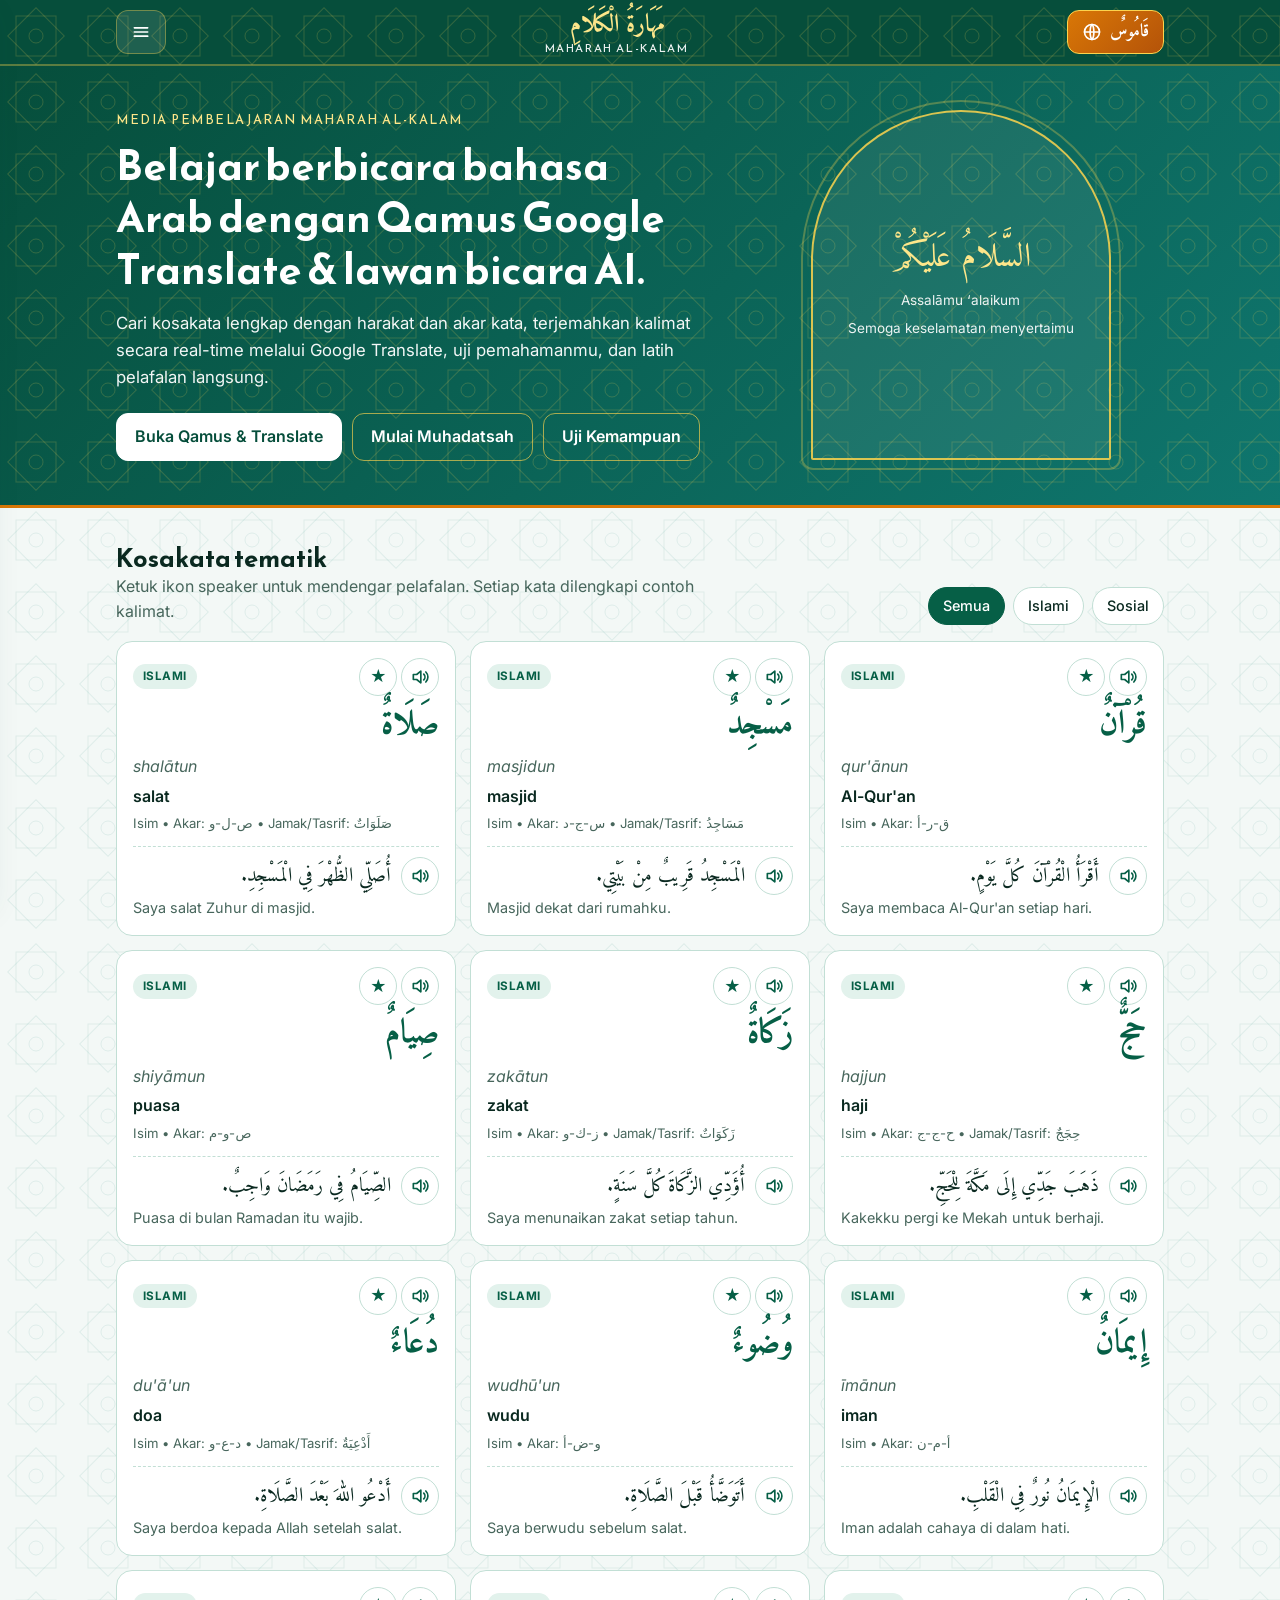
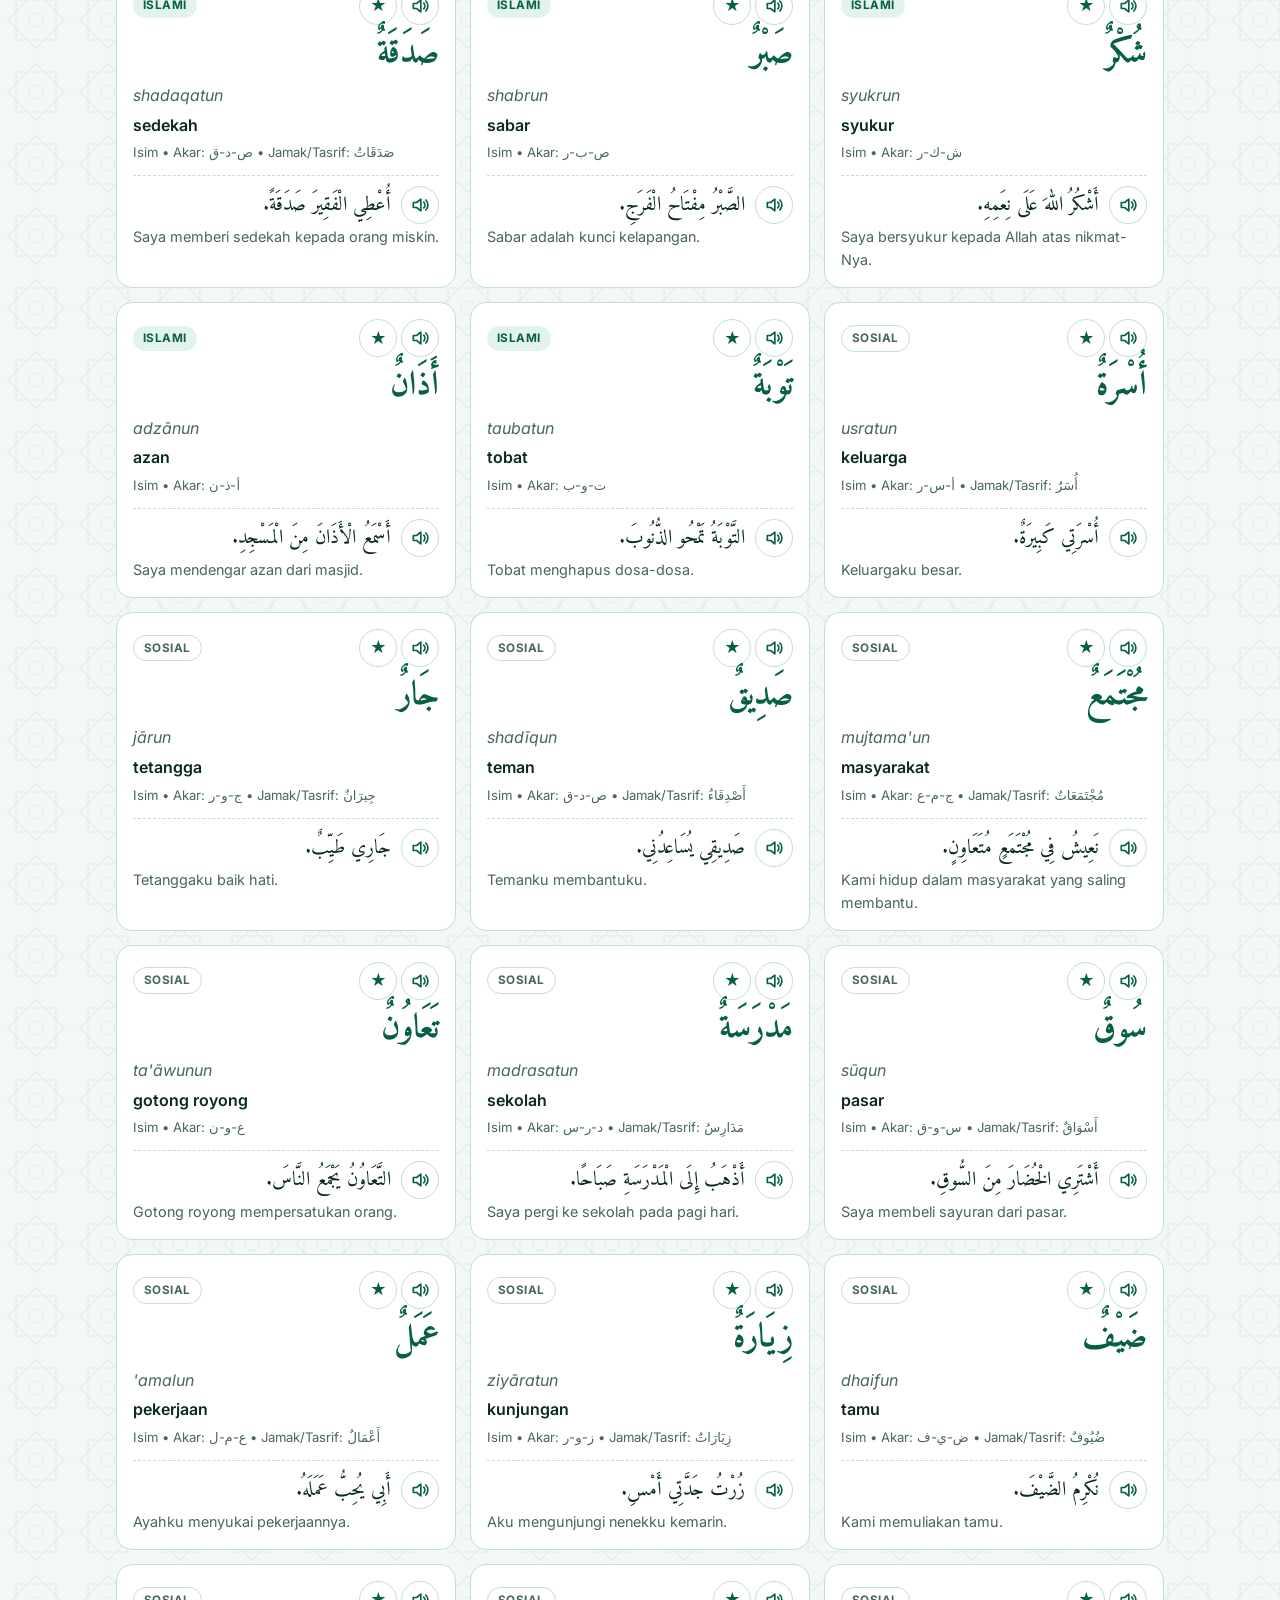
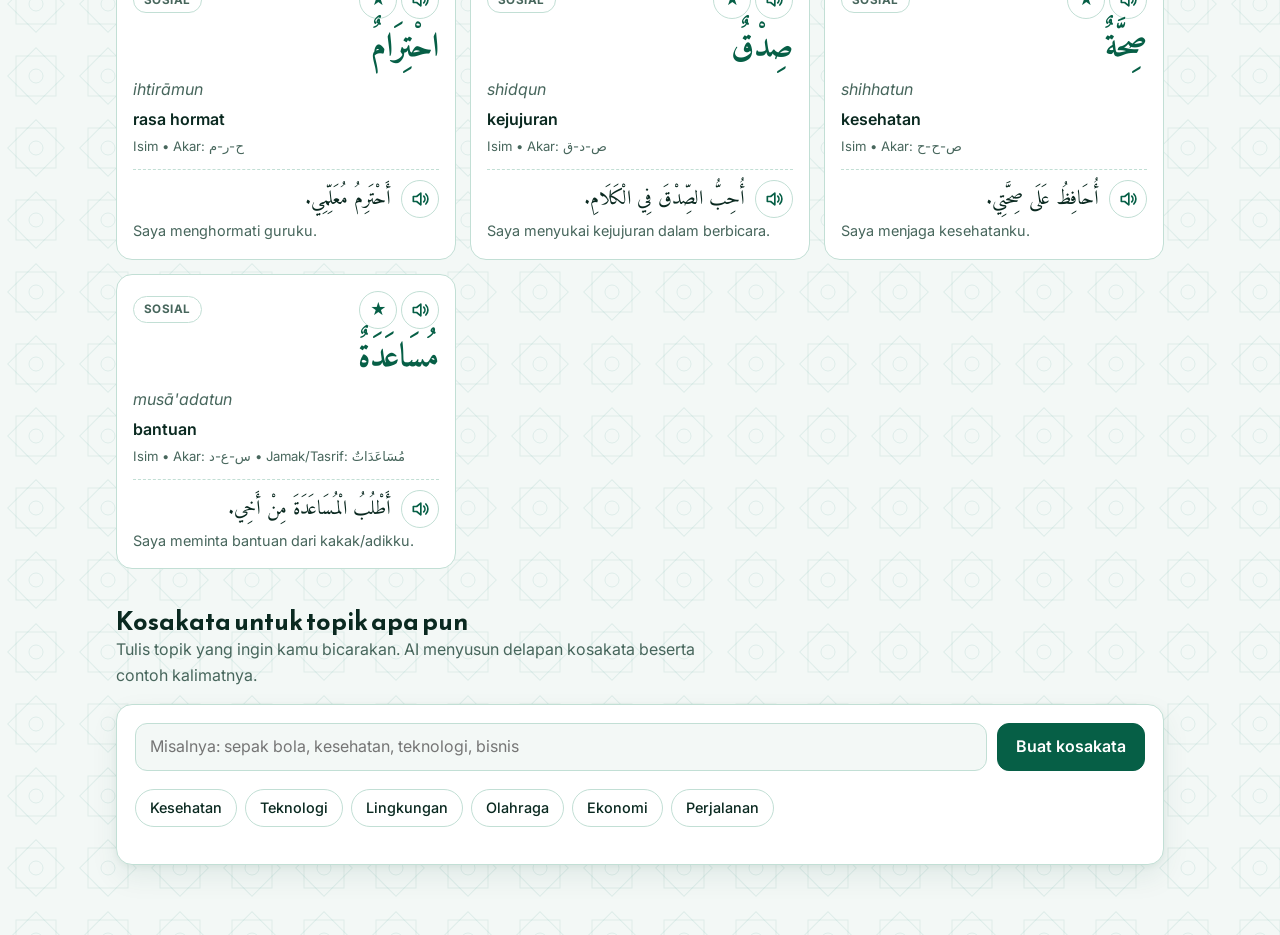
<file: index.html>
<!doctype html>
<html lang="id">
<head>
<meta charset="utf-8">
<meta name="viewport" content="width=device-width,initial-scale=1,viewport-fit=cover">
<title>Maharah Al-Kalam — Qamus &amp; Google Translate</title>
<link rel="stylesheet" href="https://fonts.googleapis.com/css2?family=Amiri:wght@400;700&family=Inter:wght@400;500;600;700&family=Noto+Naskh+Arabic:wght@400;600;700&family=Reem+Kufi:wght@500;700&display=swap">
<link rel="stylesheet" href="style.css">
</head>
<body>

<header class="topbar">
  <div class="wrap bar">
    <button id="menuBtn" class="bar-btn" type="button" aria-label="Buka menu halaman" aria-expanded="false" aria-controls="drawer"><svg class="ico" viewBox="0 0 24 24" aria-hidden="true"><path d="M4 7h16M4 12h16M4 17h16"/></svg></button>
    <a class="brand" href="#beranda" aria-label="Maharah Al-Kalam, ke Beranda">
      <span class="ar brand-ar" lang="ar">مَهَارَةُ الْكَلَامِ</span>
      <span class="brand-lat">Maharah Al-Kalam</span>
    </a>
    <button id="qamusBtn" class="bar-btn gold-accent" type="button" aria-label="Buka Qamus & Google Translate"><svg class="ico" viewBox="0 0 24 24" aria-hidden="true"><circle cx="12" cy="12" r="9"/><path d="M3 12h18M12 3c3 3 3 15 0 18M12 3c-3 3-3 15 0 18"/></svg><span class="ar lbl-ar" lang="ar">قَامُوسٌ</span></button>
  </div>
</header>

<div id="scrim" class="scrim"></div>
<nav id="drawer" class="drawer" aria-label="Menu halaman" inert>
  <div class="drawer-head">
    <span class="ar" lang="ar">بِسْمِ اللهِ</span>
    <button id="drawerClose" class="x-btn" type="button" aria-label="Tutup menu"><svg class="ico" viewBox="0 0 24 24" aria-hidden="true"><path d="M6 6l12 12M18 6L6 18"/></svg></button>
  </div>
  <ul>
    <li><button class="nav-item" data-nav="beranda" type="button"><span class="nm">Beranda</span><span class="ds">Kosakata islami &amp; sosial</span><span class="ar" lang="ar">الرَّئِيسِيَّةُ</span></button></li>
    <li><button class="nav-item" data-nav="qamus" type="button"><span class="nm">Qamus &amp; Google Translate</span><span class="ds">Kamus 3 bahasa, keyboard Arab &amp; terjemah kalimat</span><span class="ar" lang="ar">قَامُوسٌ</span></button></li>
    <li><button class="nav-item" data-nav="mualam" type="button"><span class="nm">Mu'allam</span><span class="ds">Evaluasi: Beginner, Intermediate, Advanced</span><span class="ar" lang="ar">مُعَلِّمٌ</span></button></li>
    <li><button class="nav-item" data-nav="muhadatsah" type="button"><span class="nm">Muhadatsah</span><span class="ds">Latihan bicara dengan AI Mandiri</span><span class="ar" lang="ar">مُحَادَثَةٌ</span></button></li>
  </ul>
  <p class="drawer-foot">Sistem Qamus terhubung ke Google Translate &amp; AI Mandiri yang terus menyimpan kosakata baru.</p>
</nav>

<main>
<!-- BERANDA -->
<section id="p-beranda" class="page-root">
  <div class="hero">
    <div class="wrap hero-grid">
      <div>
        <p class="eyebrow">Media Pembelajaran Maharah Al-Kalam</p>
        <h1>Belajar berbicara bahasa Arab dengan Qamus Google Translate &amp; lawan bicara AI.</h1>
        <p class="lead">Cari kosakata lengkap dengan harakat dan akar kata, terjemahkan kalimat secara real-time melalui Google Translate, uji pemahamanmu, dan latih pelafalan langsung.</p>
        <div class="cta">
          <button class="btn light" type="button" data-go="qamus">Buka Qamus &amp; Translate</button>
          <button class="btn outline-light" type="button" data-go="muhadatsah">Mulai Muhadatsah</button>
          <button class="btn outline-light" type="button" data-go="mualam">Uji Kemampuan</button>
        </div>
      </div>
      <div class="arch" aria-hidden="true">
        <span class="ar" lang="ar">السَّلَامُ عَلَيْكُمْ</span>
        <small>Assalāmu ‘alaikum</small>
        <small>Semoga keselamatan menyertaimu</small>
      </div>
    </div>
  </div>
  <div class="wrap page">
    <div class="sec">
      <div class="sec-head">
        <div>
          <h2>Kosakata tematik</h2>
          <p>Ketuk ikon speaker untuk mendengar pelafalan. Setiap kata dilengkapi contoh kalimat.</p>
        </div>
        <div class="chips" id="vocabFilter" role="group" aria-label="Filter tema">
          <button class="chip" type="button" data-f="all" aria-pressed="true">Semua</button>
          <button class="chip" type="button" data-f="islami" aria-pressed="false">Islami</button>
          <button class="chip" type="button" data-f="sosial" aria-pressed="false">Sosial</button>
        </div>
      </div>
      <div id="vocabGrid" class="grid"></div>
    </div>

    <div class="sec">
      <div class="sec-head">
        <div>
          <h2>Kosakata untuk topik apa pun</h2>
          <p>Tulis topik yang ingin kamu bicarakan. AI menyusun delapan kosakata beserta contoh kalimatnya.</p>
        </div>
      </div>
      <div class="card">
        <form id="topicForm" class="topic-form">
          <label for="topicIn" style="position:absolute;left:-9999px">Topik</label>
          <input id="topicIn" class="field" type="text" maxlength="80" placeholder="Misalnya: sepak bola, kesehatan, teknologi, bisnis" autocomplete="off">
          <button id="topicBtn" class="btn" type="submit">Buat kosakata</button>
        </form>
        <div style="padding:0 18px 16px" class="chips" id="topicChips">
          <button class="chip" type="button">Kesehatan</button>
          <button class="chip" type="button">Teknologi</button>
          <button class="chip" type="button">Lingkungan</button>
          <button class="chip" type="button">Olahraga</button>
          <button class="chip" type="button">Ekonomi</button>
          <button class="chip" type="button">Perjalanan</button>
        </div>
        <p id="topicStatus" class="status" style="padding:0 18px 14px" aria-live="polite"></p>
      </div>
      <div id="topicGrid" class="grid" style="margin-top:14px"></div>
    </div>
  </div>
</section>

<!-- HALAMAN KHUSUS QAMUS & GOOGLE TRANSLATE -->
<section id="p-qamus" class="page-root" hidden>
  <div class="wrap page">
    <div class="sec-head">
      <div>
        <h2>Qamus &amp; Google Translate</h2>
        <p>Pencarian database kamus Arab ⇄ Indonesia/Inggris (lengkap dengan akar kata, jenis kata, jamak/tasrif) serta penerjemah kalimat real-time terhubung ke Google Translate.</p>
      </div>
      <span class="tag gold">Terhubung Google Translate Engine</span>
    </div>

    <div class="qamus-tabs" role="tablist">
      <button class="qtab" type="button" role="tab" data-qtab="dual" aria-selected="true">Terjemahan Real-Time &amp; Qamus</button>
      <button class="qtab" type="button" role="tab" data-qtab="db" aria-selected="false">Database Kamus Lokal (<span id="dbCount">0</span>)</button>
      <button class="qtab" type="button" role="tab" data-qtab="fav" aria-selected="false">Favorit / Bookmark (<span id="favCount">0</span>)</button>
    </div>

    <!-- TAB 1: DUAL MODE TRANSLATOR + VIRTUAL KEYBOARD -->
    <div id="qTabDual">
      <div class="q-split">
        <!-- INPUT PANE -->
        <div class="q-pane">
          <div class="q-pane-head">
            <select id="qpDir" aria-label="Arah bahasa terjemahan" style="min-height:38px;padding:4px 10px;border-radius:10px;border:1px solid var(--line);background:var(--surface);font-weight:600;font-size:.9rem">
              <option value="auto">Deteksi Otomatis (ID / EN ⇄ AR)</option>
              <option value="id-ar">Indonesia → Arab</option>
              <option value="en-ar">Inggris → Arab</option>
              <option value="ar-id">Arab → Indonesia (&amp; Inggris)</option>
            </select>
            <div style="display:flex;gap:6px">
              <button id="qpVkToggle" class="btn small ghost" type="button" title="Tampilkan Keyboard Arab Virtual">⌨️ Keyboard Arab</button>
              <button id="qpClear" class="btn small ghost" type="button" title="Hapus teks">Hapus</button>
            </div>
          </div>
          <div class="q-pane-body">
            <textarea id="qpIn" class="q-textarea" dir="auto" maxlength="2500" placeholder="Ketik kata, kalimat panjang, atau paragraf dalam Bahasa Indonesia, Inggris, atau Arab…"></textarea>
            <div id="qpVkContainer" class="vk-wrap" hidden></div>
            <div style="display:flex;flex-wrap:wrap;gap:8px;align-items:center;justify-content:space-between;margin-top:auto">
              <div style="display:flex;gap:8px;flex-wrap:wrap">
                <button id="qpGo" class="btn" type="button">Terjemahkan dengan Google Translate</button>
                <button id="qpSwap" class="btn ghost" type="button" title="Tukar bahasa">⇄ Tukar</button>
              </div>
              <span id="qpStatus" class="status" aria-live="polite">Siap menerjemahkan.</span>
            </div>
          </div>
        </div>

        <!-- OUTPUT PANE -->
        <div class="q-pane">
          <div class="q-pane-head">
            <span style="font-weight:700;font-size:.92rem;color:var(--accent-text)" id="qpOutLang">Hasil Terjemahan &amp; Analisis Qamus</span>
            <div style="display:flex;gap:6px">
              <button id="qpSpeak" class="icon-btn" type="button" title="Dengarkan pelafalan Arab" aria-label="Dengarkan pelafalan"><svg class="ico" viewBox="0 0 24 24"><path d="M4 9v6h4l5 4V5L8 9H4z"/><path d="M16.5 8.5a5 5 0 010 7M19 6a8.5 8.5 0 010 12"/></svg></button>
              <button id="qpCopy" class="icon-btn" type="button" title="Salin hasil" aria-label="Salin hasil"><svg class="ico" viewBox="0 0 24 24"><rect x="9" y="9" width="11" height="11" rx="2"/><path d="M5 15V6a2 2 0 012-2h9"/></svg></button>
              <button id="qpFavBtn" class="icon-btn" type="button" title="Simpan ke Favorit" aria-label="Simpan ke Favorit">★</button>
            </div>
          </div>
          <div class="q-pane-body" id="qpOutPane">
            <div class="q-output-box">
              <p class="status">Hasil terjemahan Google Translate beserta harakat, transliterasi, akar kata, dan contoh kalimat akan muncul di sini.</p>
            </div>
          </div>
        </div>
      </div>

      <!-- RIWAYAT CEPAT -->
      <div id="qpHistBox" style="margin-top:18px"></div>
    </div>

    <!-- TAB 2: DATABASE KAMUS LOKAL -->
    <div id="qTabDb" hidden>
      <div class="card" style="padding:16px;margin-bottom:16px;display:flex;flex-wrap:wrap;gap:10px;align-items:center">
        <input id="dbSearch" class="field" type="search" placeholder="Cari di database kamus lokal (Arab, Indonesia, Inggris, atau akar kata)…">
        <select id="dbTypeFilter" style="min-height:44px;padding:8px 12px;border-radius:12px;border:1px solid var(--line);background:var(--bg)">
          <option value="all">Semua Jenis Kata</option>
          <option value="Isim">Isim (Kata Benda)</option>
          <option value="Fi'il">Fi'il (Kata Kerja)</option>
          <option value="Harf">Harf / Ungkapan</option>
        </select>
      </div>
      <div id="dbGrid" class="grid"></div>
    </div>

    <!-- TAB 3: FAVORIT / BOOKMARK -->
    <div id="qTabFav" hidden>
      <div id="favGrid" class="grid"></div>
    </div>
  </div>
</section>

<!-- MU'ALLAM -->
<section id="p-mualam" class="page-root" hidden>
  <div class="wrap page">
    <div class="sec-head">
      <div>
        <h2>Mu'allam, evaluasi belajar</h2>
        <p>Pilih level, jawab delapan soal, dan baca penjelasan setiap jawaban. Soal bawaan siap dipakai, atau minta AI menyusun soal baru.</p>
      </div>
    </div>
    <div id="quizRoot"></div>
  </div>
</section>

<!-- MUHADATSAH -->
<section id="p-muhadatsah" class="page-root" hidden>
  <div class="wrap page chat-wrap">
    <div class="sec-head">
      <div>
        <h2>Muhadatsah, latihan berbicara</h2>
        <p>Bicara lewat tombol mikrofon di samping kolom teks atau ketik dalam bahasa Arab. AI akan menjawab dan mengoreksi lafadz serta kosakatamu.</p>
        <div style="margin-top:8px"><span class="ai-badge" id="aiBrainStat">Memori AI: 0 pola dipelajari</span></div>
      </div>
      <div style="display:flex;gap:8px;flex-wrap:wrap">
        <button id="resetChat" class="btn ghost small" type="button">Mulai ulang</button>
      </div>
    </div>
    <div class="card set">
      <div>
        <label>Topik percakapan</label>
        <div class="chips" id="chatTopics" style="margin-top:6px"></div>
      </div>
      <div class="set-row">
        <div style="flex:1 1 220px">
          <label for="topicCustom">Topik lain</label>
          <input id="topicCustom" class="field" style="width:100%;margin-top:6px" type="text" maxlength="60" placeholder="Tulis topik apa pun, lalu tekan Enter" autocomplete="off">
        </div>
        <div>
          <label for="levelSel">Level</label><br>
          <select id="levelSel" style="margin-top:6px">
            <option value="beginner">Beginner</option>
            <option value="intermediate">Intermediate</option>
            <option value="advanced">Advanced</option>
          </select>
        </div>
      </div>
      <p class="status" id="topicNow"></p>
    </div>
    <div class="card chat-card">
      <div id="chat" class="chat" aria-live="polite"></div>
      <div id="target" class="target" hidden></div>
      <div class="composer">
        <button id="micBtn" class="mic" type="button" title="Klik untuk mulai berbicara (Bahasa Arab)" aria-label="Mulai bicara bahasa Arab" aria-pressed="false" data-state="idle">
          <svg class="ico" viewBox="0 0 24 24" aria-hidden="true"><rect x="9" y="3" width="6" height="11" rx="3"/><path d="M5 11a7 7 0 0014 0M12 18v3"/></svg>
        </button>
        <textarea id="chatIn" dir="auto" rows="1" placeholder="Klik ikon mikrofon di kiri untuk mulai berbicara, atau ketik kalimat bahasa Arab…" aria-label="Ucapanmu"></textarea>
        <button id="sendBtn" class="send" type="button" title="Kirim pesan" aria-label="Kirim"><svg class="ico" viewBox="0 0 24 24" aria-hidden="true"><path d="M21 3L10 14M21 3l-7 18-4-8-8-4 19-6z"/></svg></button>
      </div>
      <div id="autoSendBar" class="autosend-bar" hidden aria-live="polite">
        <span id="autoSendLabel">Jeda terdeteksi — mengirim otomatis dalam 1 detik…</span>
        <span class="autosend-track"><span id="autoSendFill" class="autosend-fill"></span></span>
        <button id="cancelAutoSendBtn" class="link" type="button" style="font-size:.82rem">Batalkan</button>
      </div>
      <p id="micMsg" class="mic-msg" hidden></p>
      <div class="note" id="micNote" style="display:flex;flex-wrap:wrap;align-items:center;justify-content:space-between;gap:8px">
        </label>
      </div>
    </div>
  </div>
</section>
</main>

<!-- QUICK QAMUS DIALOG (Dapat diakses cepat dari halaman manapun) -->
<dialog id="qamus" aria-labelledby="qTitle">
  <div class="dlg-head">
    <div><span class="ar" id="qTitle" lang="ar">قَامُوسٌ</span><small>Qamus Cepat &amp; Google Translate (ID / EN ⇄ AR)</small></div>
    <button id="qClose" class="x-btn" type="button" aria-label="Tutup Qamus"><svg class="ico" viewBox="0 0 24 24" aria-hidden="true"><path d="M6 6l12 12M18 6L6 18"/></svg></button>
  </div>
  <div class="dlg-body">
    <div style="display:flex;flex-wrap:wrap;gap:8px;align-items:center;justify-content:space-between">
      <label for="qDir" style="margin:0">Arah Terjemahan</label>
      <div style="display:flex;gap:6px;align-items:center">
        <button id="qVkToggle" class="btn small ghost" type="button">⌨️ Keyboard</button>
        <select id="qDir" style="min-height:38px;padding:4px 10px;border-radius:10px;border:1px solid var(--line);background:var(--bg);font-size:.9rem">
          <option value="auto">Otomatis (ID / EN ⇄ AR)</option>
          <option value="id-ar">Indonesia → Arab (&amp; Inggris)</option>
          <option value="en-ar">Inggris → Arab (&amp; Indonesia)</option>
          <option value="ar-iden">Arab → Indonesia &amp; Inggris</option>
        </select>
      </div>
    </div>
    <textarea id="qIn" dir="auto" maxlength="1500" placeholder="Tulis kata atau kalimat dalam Bahasa Indonesia, Inggris, atau Arab…"></textarea>
    <div id="qVkContainer" class="vk-wrap" hidden></div>
    <div style="display:flex;gap:8px;flex-wrap:wrap;align-items:center">
      <button id="qGo" class="btn" type="button">Terjemahkan (Google Translate)</button>
      <button id="qSwap" class="btn ghost small" type="button">⇄ Tukar</button>
      <button id="qOpenFull" class="btn ghost small" type="button">Buka Layar Penuh</button>
      <span class="status" id="qStatus" aria-live="polite">Ctrl+Enter untuk menerjemahkan.</span>
    </div>
    <div id="qOut"></div>
    <div id="qHist"></div>
  </div>
</dialog>

<div id="toast" class="toast" role="status" aria-live="polite"></div>

<script src="script.js"></script>
</body>
</html>
</file>
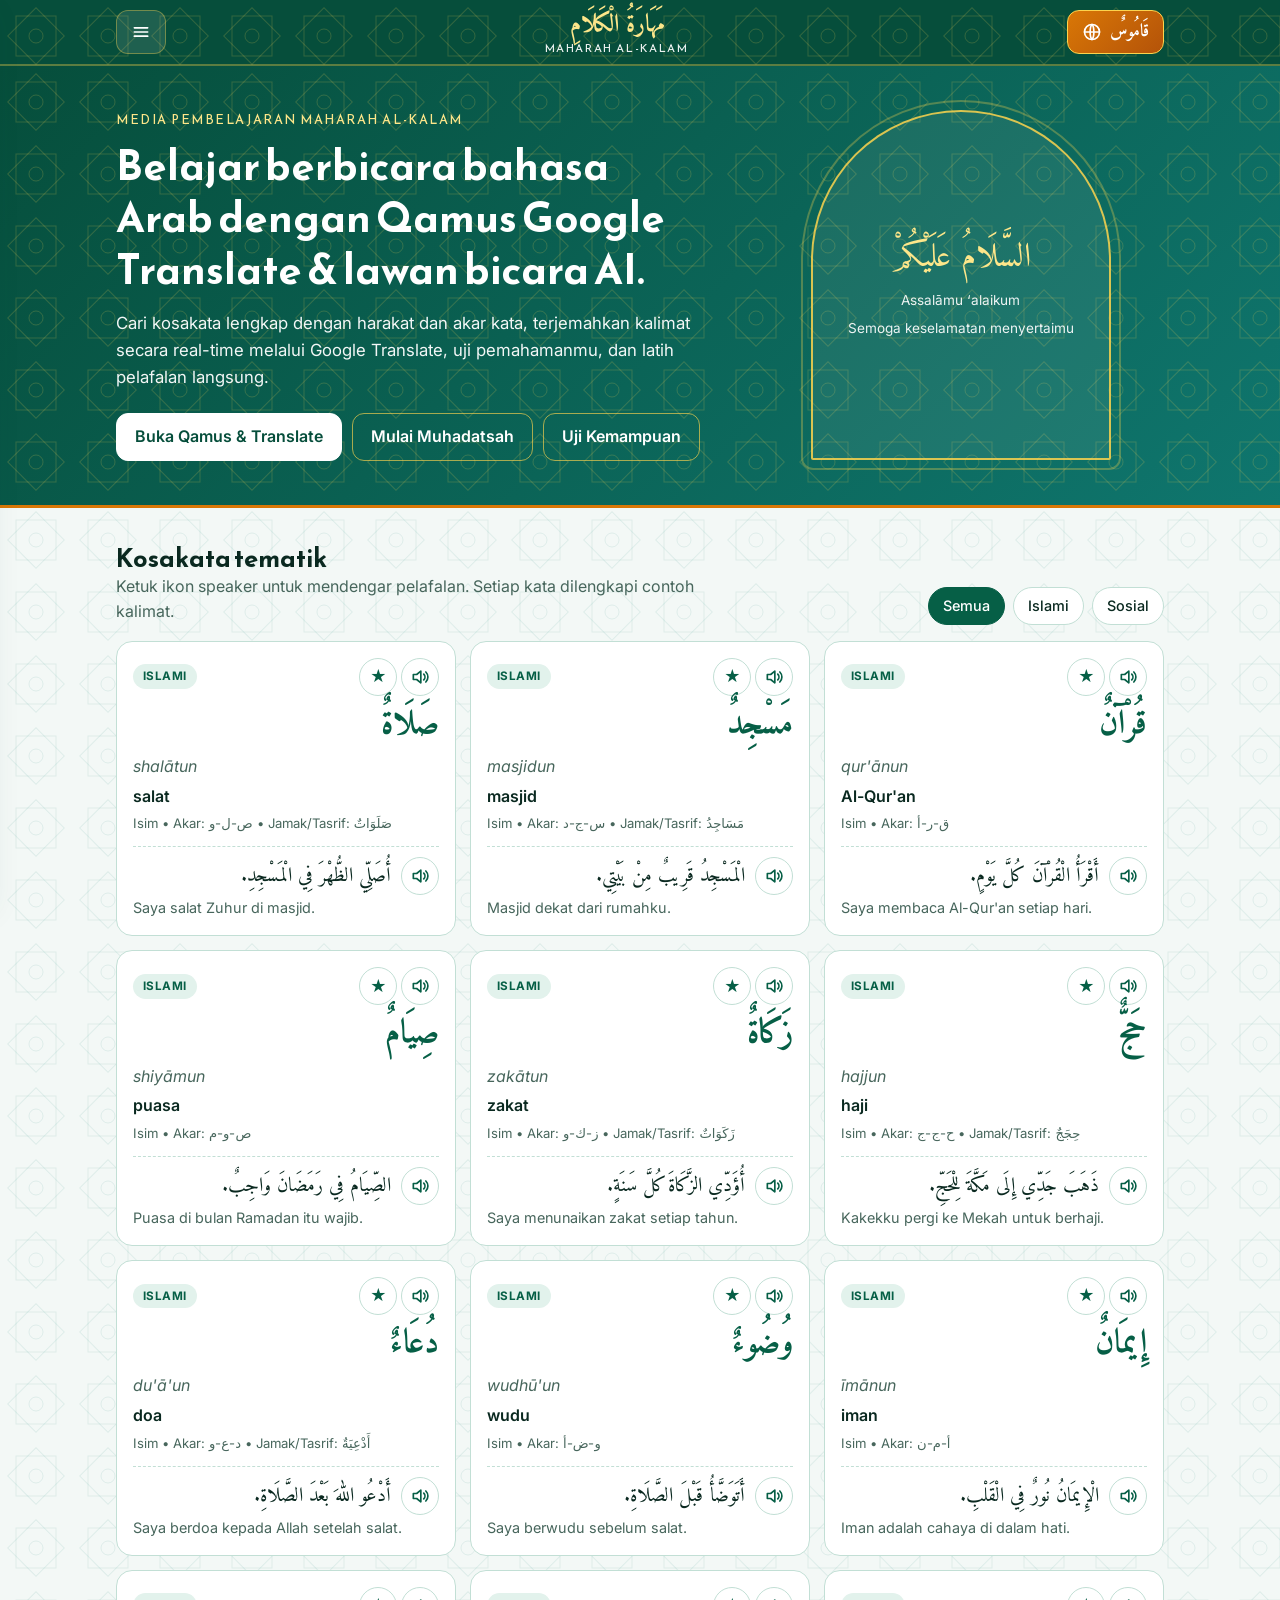
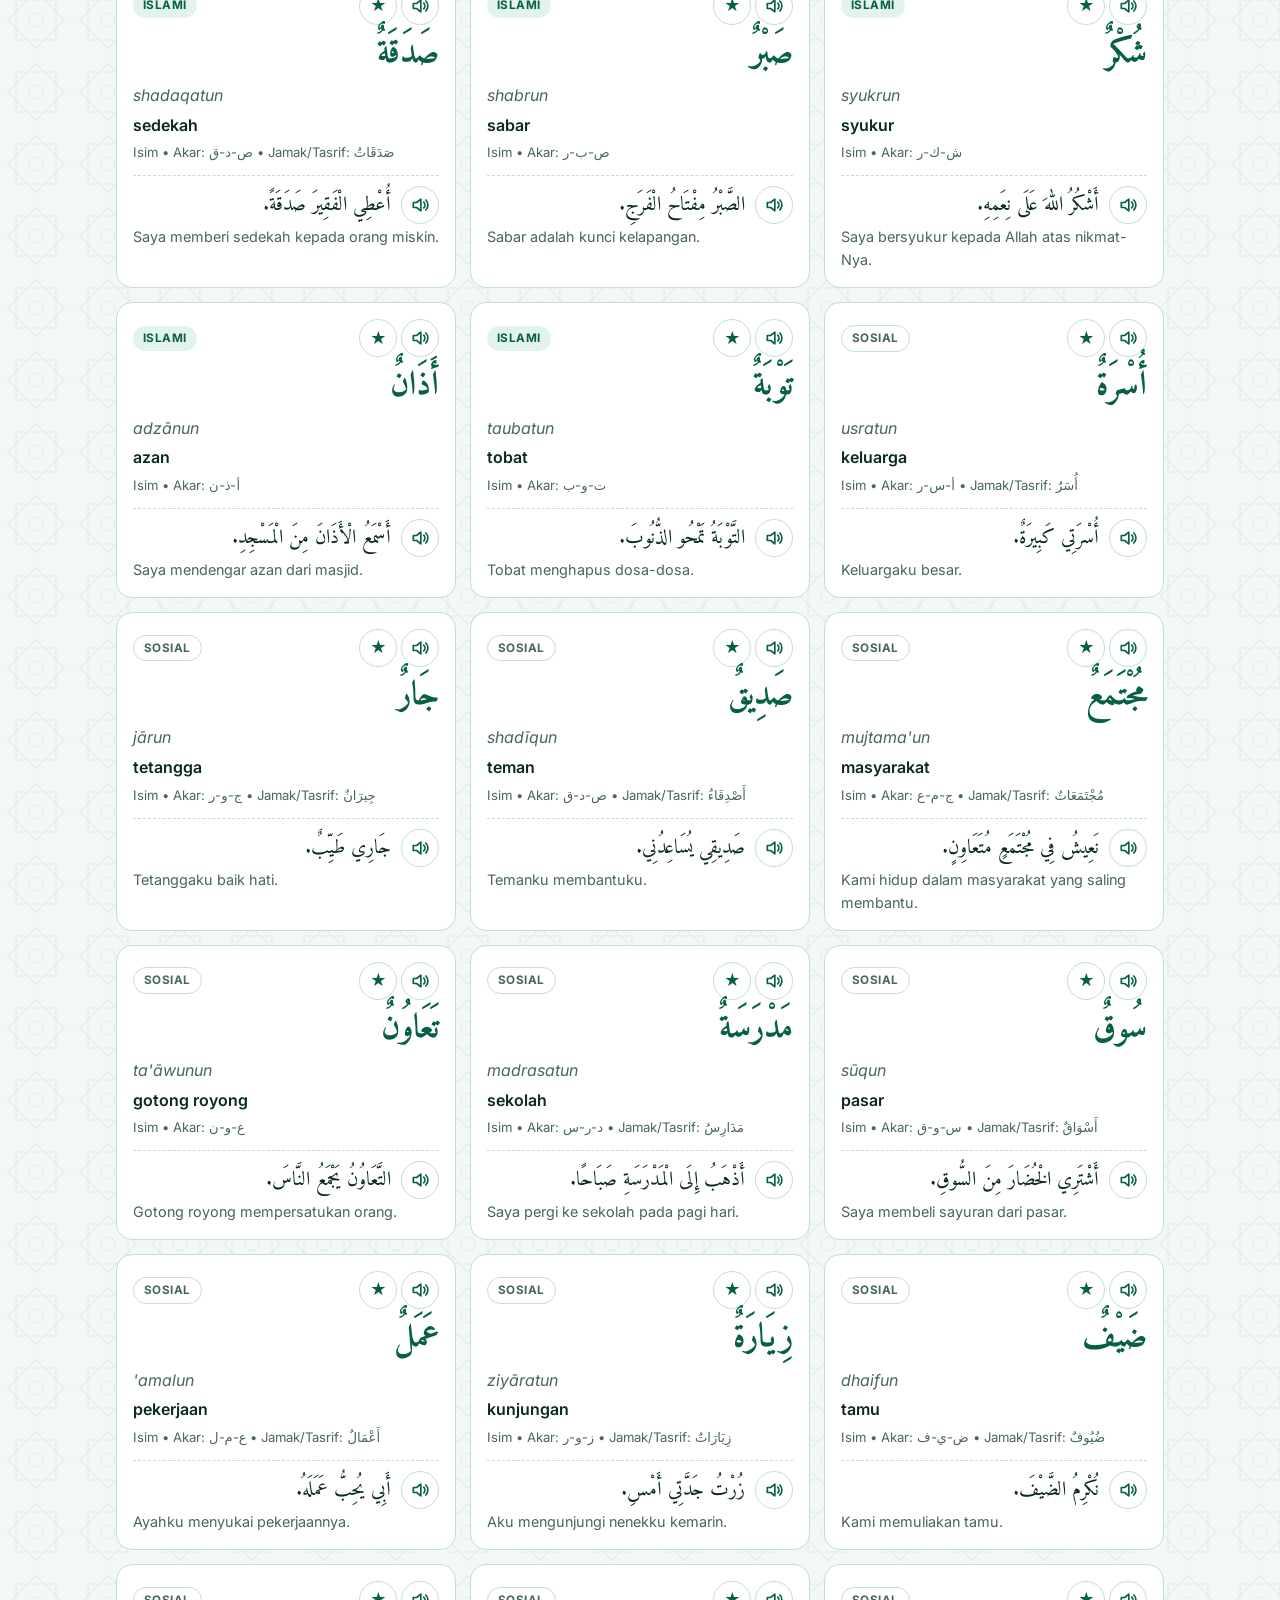
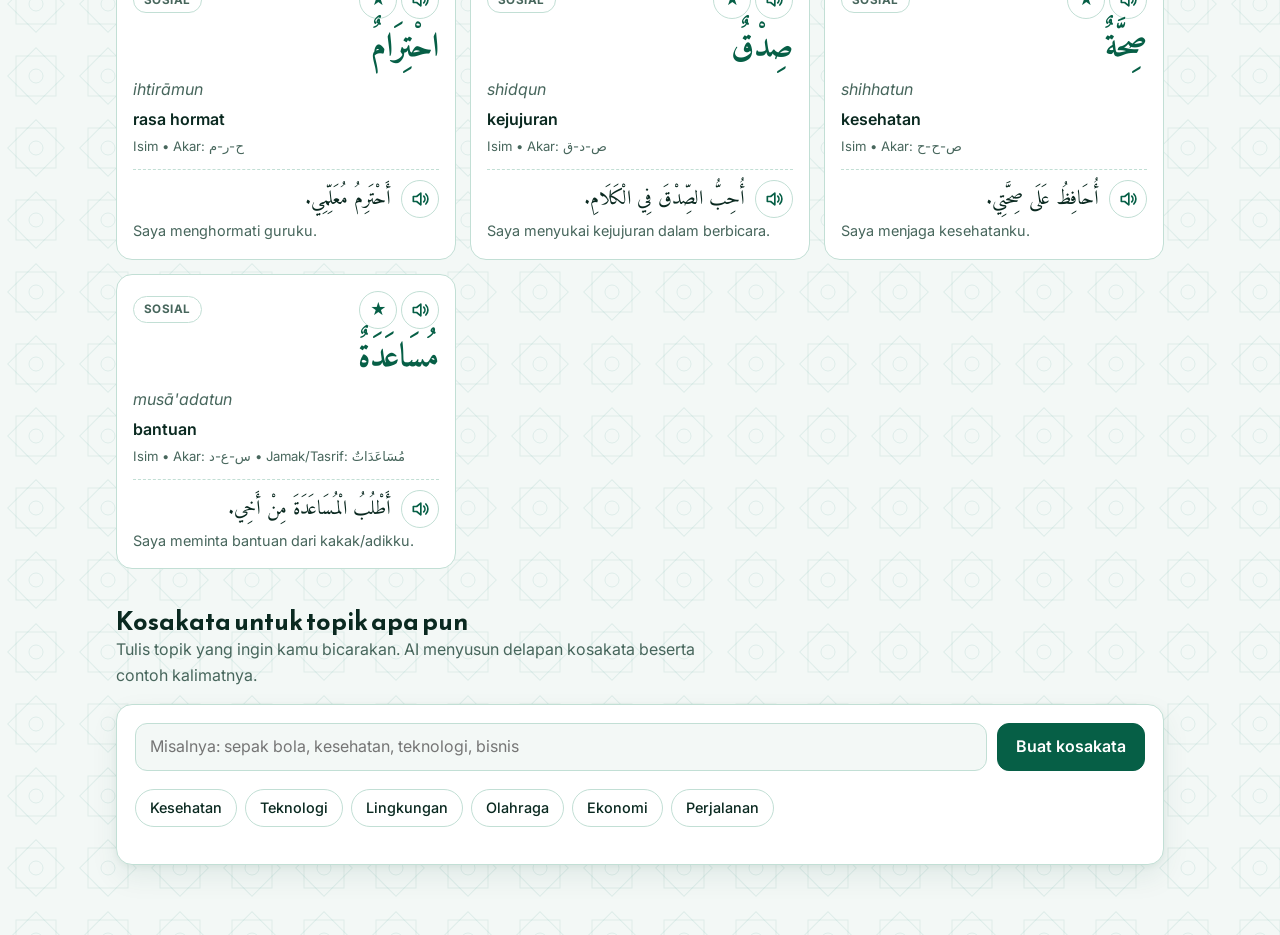
<file: Maharah_al_kalam_.html>
<!doctype html>
<html lang="id">
<head>
<meta charset="utf-8">
<meta name="viewport" content="width=device-width,initial-scale=1,viewport-fit=cover">
<title>Maharah Al-Kalam — Qamus &amp; Google Translate</title>
<link rel="stylesheet" href="https://fonts.googleapis.com/css2?family=Amiri:wght@400;700&family=Inter:wght@400;500;600;700&family=Noto+Naskh+Arabic:wght@400;600;700&family=Reem+Kufi:wght@500;700&display=swap">
<style>
:root{
  color-scheme:light;
  box-sizing:border-box;
  padding-top:env(safe-area-inset-top,0px);
  padding-bottom:env(safe-area-inset-bottom,0px);
  /* Nuansa Islami/Akademik Elegan: Emerald, Putih, Aksen Amber/Emas */
  --bg:#F3F8F6; --surface:#FFFFFF; --ink:#0A2920; --muted:#47665C;
  --accent:#0F766E; --accent-strong:#065F46; --accent-text:#065F46; --on-accent:#FFFFFF;
  --gold:#D97706; --gold-soft:#FEF3C7; --gold-ink:#92400E;
  --soft:#E2F2EC; --line:#C2DFD5; --bar:#064E3B; --on-bar:#FFFFFF;
  --good:#047857; --good-soft:#D1FAE5; --bad:#B91C1C; --bad-soft:#FEE2E2;
  --hero-a:#064E3B; --hero-b:#0F766E; --shadow:0 2px 6px rgba(6,78,59,.06),0 12px 28px rgba(6,78,59,.08);
  --pattern:url("data:image/svg+xml,%3Csvg xmlns='http://www.w3.org/2000/svg' width='72' height='72' viewBox='0 0 72 72'%3E%3Cg fill='none' stroke='%230F766E' stroke-opacity='.09' stroke-width='1'%3E%3Crect x='16' y='16' width='40' height='40'/%3E%3Crect x='16' y='16' width='40' height='40' transform='rotate(45 36 36)'/%3E%3Ccircle cx='36' cy='36' r='7'/%3E%3C/g%3E%3C/svg%3E");
  --pattern-hero:url("data:image/svg+xml,%3Csvg xmlns='http://www.w3.org/2000/svg' width='72' height='72' viewBox='0 0 72 72'%3E%3Cg fill='none' stroke='%23FCD34D' stroke-opacity='.18' stroke-width='1'%3E%3Crect x='16' y='16' width='40' height='40'/%3E%3Crect x='16' y='16' width='40' height='40' transform='rotate(45 36 36)'/%3E%3Ccircle cx='36' cy='36' r='7'/%3E%3C/g%3E%3C/svg%3E");
  --font-ar:"Amiri","Noto Naskh Arabic","Scheherazade New","Traditional Arabic",serif;
  --font-display:"Reem Kufi","Amiri",system-ui,sans-serif;
  --font-ui:"Inter",system-ui,-apple-system,"Segoe UI",Roboto,sans-serif;
}
@media (prefers-color-scheme: dark){
  :root:not([data-theme="light"]){
    --bg:#061713; --surface:#0C261F; --ink:#E6F4F0; --muted:#94B8AD;
    --accent:#34D399; --accent-strong:#059669; --accent-text:#6EE7B7; --soft:#11362C; --line:#1E4D40; --bar:#042F24;
    --gold:#FBBF24; --gold-soft:#3B2806; --gold-ink:#FDE68A;
    --good:#34D399; --good-soft:#0D3B2E; --bad:#FCA5A5; --bad-soft:#451A1A;
    --hero-a:#042F24; --hero-b:#065F46; --shadow:0 2px 6px rgba(0,0,0,.35),0 12px 28px rgba(0,0,0,.35);
    --pattern:url("data:image/svg+xml,%3Csvg xmlns='http://www.w3.org/2000/svg' width='72' height='72' viewBox='0 0 72 72'%3E%3Cg fill='none' stroke='%2334D399' stroke-opacity='.09' stroke-width='1'%3E%3Crect x='16' y='16' width='40' height='40'/%3E%3Crect x='16' y='16' width='40' height='40' transform='rotate(45 36 36)'/%3E%3Ccircle cx='36' cy='36' r='7'/%3E%3C/g%3E%3C/svg%3E");
    color-scheme:dark;
  }
}
*{box-sizing:border-box}
[hidden]{display:none!important}
body{margin:0;padding:0;background:var(--bg) var(--pattern);color:var(--ink);font-family:var(--font-ui);font-size:16px;line-height:1.6}
body::before{content:"";position:fixed;inset:0 0 auto;height:env(safe-area-inset-top,0px);z-index:25;background:var(--bar)}
h1,h2,h3{font-family:var(--font-display);text-wrap:balance;line-height:1.25;margin:0;font-weight:700}
p{margin:0}
button{font:inherit;color:inherit;cursor:pointer}
input,textarea,select{font:inherit;color:var(--ink)}
:focus-visible{outline:3px solid var(--gold);outline-offset:2px}
.ar{font-family:var(--font-ar);font-size:1.28em;line-height:1.95;unicode-bidi:isolate}
.wrap{max-width:1080px;margin-inline:auto;padding-left:max(16px,env(safe-area-inset-left,0px));padding-right:max(16px,env(safe-area-inset-right,0px))}
.ico{width:1.25em;height:1.25em;fill:none;stroke:currentColor;stroke-width:2;stroke-linecap:round;stroke-linejoin:round;flex:none}

/* Bar */
.topbar{position:sticky;top:env(safe-area-inset-top,0px);z-index:20;background:var(--bar) var(--pattern-hero);color:var(--on-bar);border-bottom:2px solid rgba(252,211,77,.35)}
.bar{display:grid;grid-template-columns:auto 1fr auto;align-items:center;gap:8px;min-height:64px}
.bar-btn{display:inline-flex;align-items:center;justify-content:center;gap:8px;min-width:44px;height:44px;padding:0 14px;border-radius:12px;border:1px solid rgba(252,211,77,.38);background:rgba(255,255,255,.10);color:var(--on-bar);transition:background .15s}
.bar-btn:hover{background:rgba(255,255,255,.2)}
.bar-btn.gold-accent{background:linear-gradient(135deg,#D97706,#B45309);border-color:#FCD34D;color:#fff;font-weight:600}
.bar-btn .ar{font-size:1.1rem;line-height:1.2}
.brand{display:flex;flex-direction:column;align-items:center;color:var(--on-bar);text-decoration:none;min-width:0;line-height:1.15}
.brand-ar{font-size:1.55rem;font-weight:700;line-height:1.35;color:#FDE68A}
.brand-lat{font-family:var(--font-display);font-size:.72rem;letter-spacing:.14em;text-transform:uppercase;opacity:.92}

/* Drawer */
.scrim{position:fixed;inset:0;z-index:35;background:rgba(4,25,20,.6);opacity:0;pointer-events:none;transition:opacity .2s}
.scrim.show{opacity:1;pointer-events:auto}
.drawer{position:fixed;top:0;bottom:0;left:0;z-index:40;width:min(340px,88vw);background:var(--surface);color:var(--ink);border-right:1px solid var(--line);box-shadow:var(--shadow);transform:translateX(-102%);transition:transform .25s ease;padding:calc(env(safe-area-inset-top,0px) + 14px) 14px calc(env(safe-area-inset-bottom,0px) + 14px) max(14px,env(safe-area-inset-left,0px));display:flex;flex-direction:column;gap:14px;overflow-y:auto}
.drawer.open{transform:none}
.drawer-head{display:flex;align-items:center;justify-content:space-between;gap:8px;padding:8px 4px 12px;border-bottom:1px solid var(--line)}
.drawer-head .ar{font-size:1.5rem;color:var(--accent-text)}
.drawer ul{list-style:none;margin:0;padding:0;display:flex;flex-direction:column;gap:6px}
.nav-item{width:100%;display:grid;grid-template-columns:1fr auto;align-items:center;gap:2px 12px;text-align:left;padding:12px 14px;border-radius:12px;border:1px solid transparent;background:transparent}
.nav-item:hover{background:var(--soft)}
.nav-item.active{background:var(--soft);border-color:var(--line)}
.nav-item .nm{font-family:var(--font-display);font-weight:700;font-size:1.1rem}
.nav-item .ds{grid-column:1;font-size:.82rem;color:var(--muted);line-height:1.35}
.nav-item .ar{grid-row:1 / span 2;grid-column:2;font-size:1.4rem;color:var(--accent-text)}
.drawer-foot{margin-top:auto;font-size:.82rem;color:var(--muted)}
.x-btn{display:inline-flex;align-items:center;justify-content:center;width:42px;height:42px;border-radius:12px;border:1px solid var(--line);background:var(--surface);color:var(--ink)}

/* Buttons */
.btn{display:inline-flex;align-items:center;justify-content:center;gap:8px;min-height:44px;padding:10px 18px;border-radius:12px;border:1px solid var(--accent-strong);background:var(--accent-strong);color:#fff;font-weight:600;transition:filter .15s,transform .1s}
.btn:hover{filter:brightness(1.08)}
.btn:active{transform:scale(.99)}
.btn[disabled]{opacity:.55;cursor:not-allowed;filter:none}
.btn.ghost{background:transparent;color:var(--accent-text);border-color:var(--line)}
.btn.ghost:hover{background:var(--soft)}
.btn.gold{background:linear-gradient(135deg,#D97706,#B45309);border-color:#B45309;color:#fff}
.btn.light{background:#fff;color:#064E3B;border-color:#fff}
.btn.outline-light{background:transparent;color:#fff;border-color:rgba(252,211,77,.65)}
.btn.small{min-height:36px;padding:6px 12px;font-size:.88rem;border-radius:10px}
.icon-btn{display:inline-flex;align-items:center;justify-content:center;width:38px;height:38px;border-radius:50%;border:1px solid var(--line);background:var(--surface);color:var(--accent-text)}
.icon-btn:hover{background:var(--soft)}
.icon-btn.fav-active{background:var(--gold-soft);border-color:var(--gold);color:var(--gold)}
.link{background:none;border:0;padding:6px 0;color:var(--accent-text);font-weight:600;text-decoration:underline;text-underline-offset:3px}
.chip{min-height:38px;padding:6px 14px;border-radius:999px;border:1px solid var(--line);background:var(--surface);color:var(--ink);font-weight:500;font-size:.9rem}
.chip:hover{background:var(--soft)}
.chip[aria-pressed="true"]{background:var(--accent-strong);color:#fff;border-color:var(--accent-strong)}
.chips{display:flex;flex-wrap:wrap;gap:8px}

/* Hero */
.hero{background:var(--pattern-hero),linear-gradient(135deg,var(--hero-a),var(--hero-b));color:#fff;border-bottom:3px solid #D97706}
.hero-grid{display:grid;grid-template-columns:1.2fr .8fr;gap:32px;align-items:center;padding-block:44px}
.eyebrow{font-family:var(--font-display);letter-spacing:.12em;text-transform:uppercase;font-size:.8rem;color:#FDE68A}
.hero h1{font-size:clamp(1.7rem,4.4vw,2.6rem);margin:10px 0 14px}
.hero p.lead{font-size:1.05rem;max-width:56ch;opacity:.95}
.cta{display:flex;flex-wrap:wrap;gap:10px;margin-top:22px}
.arch{justify-self:center;width:min(100%,300px);aspect-ratio:3/3.5;border-radius:999px 999px 14px 14px;border:2px solid rgba(252,211,77,.85);outline:2px solid rgba(252,211,77,.3);outline-offset:8px;background:rgba(255,255,255,.07);display:flex;flex-direction:column;align-items:center;justify-content:center;gap:6px;text-align:center;padding:24px 18px}
.arch .ar{font-size:2.1rem;line-height:1.6;color:#FDE68A}
.arch small{opacity:.92;font-size:.85rem}

/* Sections */
.page{padding-block:34px 56px}
.sec{margin-top:36px}
.sec:first-child{margin-top:0}
.sec-head{display:flex;flex-wrap:wrap;align-items:end;justify-content:space-between;gap:12px;margin-bottom:16px}
.sec-head h2{font-size:1.6rem}
.sec-head p{color:var(--muted);max-width:60ch}
.card{background:var(--surface);border:1px solid var(--line);border-radius:16px;box-shadow:var(--shadow)}
.grid{display:grid;grid-template-columns:repeat(auto-fill,minmax(255px,1fr));gap:14px}
.word{display:flex;flex-direction:column;gap:4px;padding:16px;background:var(--surface);border:1px solid var(--line);border-radius:16px;min-width:0}
.word-top{display:flex;align-items:center;justify-content:space-between;gap:8px}
.tag{font-size:.73rem;font-weight:700;letter-spacing:.04em;text-transform:uppercase;padding:3px 10px;border-radius:999px}
.tag.islami{background:var(--soft);color:var(--accent-text)}
.tag.sosial{border:1px solid var(--line);color:var(--muted)}
.tag.gold{background:var(--gold-soft);color:var(--gold-ink);border:1px solid rgba(217,119,6,.3)}
.tag.ai{background:var(--accent-strong);color:#fff}
.word-ar{font-size:2.1rem;font-weight:700;color:var(--accent-text);line-height:1.5}
.tr{font-style:italic;color:var(--muted)}
.mean{font-weight:600}
.ex{margin-top:8px;padding-top:10px;border-top:1px dashed var(--line)}
.ex .ar{font-size:1.25rem}
.exid{font-size:.9rem;color:var(--muted)}
.topic-form{display:flex;flex-wrap:wrap;gap:10px;padding:18px}
.field{flex:1 1 240px;min-height:44px;padding:10px 14px;border-radius:12px;border:1px solid var(--line);background:var(--bg);min-width:0}
.status{color:var(--muted);font-size:.92rem;min-height:1.4em}
.status.err{color:var(--bad)}

/* QAMUS & GOOGLE TRANSLATE WORKSPACE */
.qamus-tabs{display:flex;flex-wrap:wrap;gap:8px;margin-bottom:16px;border-bottom:1px solid var(--line);padding-bottom:12px}
.qtab{padding:10px 16px;border-radius:12px;border:1px solid var(--line);background:var(--surface);font-weight:600;font-size:.95rem;display:inline-flex;align-items:center;gap:8px}
.qtab[aria-selected="true"]{background:var(--accent-strong);color:#fff;border-color:var(--accent-strong)}
.q-split{display:grid;grid-template-columns:1fr 1fr;gap:16px;align-items:stretch}
.q-pane{display:flex;flex-direction:column;background:var(--surface);border:1px solid var(--line);border-radius:16px;box-shadow:var(--shadow);overflow:hidden}
.q-pane-head{display:flex;align-items:center;justify-content:space-between;gap:8px;padding:12px 16px;background:var(--soft);border-bottom:1px solid var(--line)}
.q-pane-body{padding:16px;display:flex;flex-direction:column;gap:12px;flex:1}
.q-textarea{width:100%;min-height:140px;padding:12px 14px;border-radius:12px;border:1px solid var(--line);background:var(--bg);resize:vertical;font-size:1.12rem;line-height:1.7}
.q-textarea.ar-input{font-family:var(--font-ar);font-size:1.5rem;line-height:1.9}
.q-output-box{min-height:140px;padding:14px 16px;border-radius:12px;background:var(--bg);border:1px solid var(--line);display:flex;flex-direction:column;gap:8px;justify-content:space-between}
.q-meta-grid{display:grid;grid-template-columns:repeat(auto-fit,minmax(140px,1fr));gap:8px;margin-top:8px}
.q-meta-item{background:var(--surface);border:1px solid var(--line);border-radius:10px;padding:8px 12px}
.q-meta-item small{display:block;font-size:.72rem;font-weight:700;text-transform:uppercase;color:var(--muted)}
.q-meta-item span{font-weight:600;font-size:.95rem}

/* Virtual Arabic Keyboard */
.vk-wrap{background:var(--soft);border:1px solid var(--line);border-radius:14px;padding:12px;margin-top:4px}
.vk-row{display:flex;flex-wrap:wrap;gap:5px;justify-content:center;margin-bottom:6px;direction:rtl}
.vk-row:last-child{margin-bottom:0}
.vk-key{min-width:36px;height:38px;padding:0 8px;border-radius:8px;border:1px solid var(--line);background:var(--surface);font-family:var(--font-ar);font-size:1.25rem;font-weight:700;display:inline-flex;align-items:center;justify-content:center;transition:background .1s}
.vk-key:hover{background:var(--accent-strong);color:#fff}
.vk-key.harakat{background:var(--gold-soft);color:var(--gold-ink);border-color:rgba(217,119,6,.35);font-size:1.35rem}
.vk-key.harakat:hover{background:var(--gold);color:#fff}
.vk-key.wide{font-family:var(--font-ui);font-size:.82rem;min-width:74px;font-weight:600}

/* Quiz */
.levels{display:grid;grid-template-columns:repeat(auto-fit,minmax(240px,1fr));gap:14px}
.level{padding:20px;display:flex;flex-direction:column;gap:10px}
.level .ar{font-size:1.8rem;color:var(--accent-text);line-height:1.5}
.level h3{font-size:1.3rem}
.level p{color:var(--muted);font-size:.95rem}
.level .acts{display:flex;flex-wrap:wrap;gap:8px;margin-top:auto;padding-top:6px}
.best{font-size:.85rem;font-weight:600;color:var(--good)}
.quiz-top{display:flex;justify-content:space-between;align-items:center;gap:8px;margin-bottom:10px}
.count{color:var(--muted);font-weight:600;font-size:.92rem}
.bar-track{height:8px;border-radius:99px;background:var(--soft);overflow:hidden;margin-bottom:16px}
.bar-track span{display:block;height:100%;background:var(--accent-strong);border-radius:99px;transition:width .3s}
.q-card{padding:22px;max-width:720px}
.q-text{font-size:1.2rem;font-weight:600;margin-bottom:16px}
.opts{display:flex;flex-direction:column;gap:10px}
.opt{width:100%;text-align:left;padding:12px 16px;border-radius:12px;border:1px solid var(--line);background:var(--bg);min-height:48px}
.opt:hover:not([disabled]){background:var(--soft)}
.opt.good{background:var(--good-soft);border-color:var(--good);color:var(--ink)}
.opt.bad{background:var(--bad-soft);border-color:var(--bad)}
.opt[disabled]{cursor:default}
.fb{margin-top:16px;padding:12px 14px;border-radius:12px;font-size:.95rem}
.fb.good{background:var(--good-soft)}
.fb.bad{background:var(--bad-soft)}
.fb strong{display:block;margin-bottom:2px}
.score{font-family:var(--font-display);font-size:3rem;color:var(--accent-text);line-height:1.1}
.review{display:flex;flex-direction:column;gap:10px;margin-top:16px}
.review .it{padding:12px 14px;border-radius:12px;background:var(--bg);border:1px solid var(--line);font-size:.95rem}

/* Chat */
.chat-wrap{max-width:780px}
.set{padding:16px;display:flex;flex-direction:column;gap:12px}
.set label{font-weight:600;font-size:.9rem}
.set-row{display:flex;flex-wrap:wrap;gap:12px;align-items:end}
.set select{min-height:44px;padding:8px 12px;border-radius:12px;border:1px solid var(--line);background:var(--bg)}
.chat-card{margin-top:16px;overflow:hidden}
.chat{display:flex;flex-direction:column;gap:12px;max-height:min(58vh,560px);min-height:260px;overflow-y:auto;padding:16px;background:var(--bg)}
.msg{max-width:min(94%,560px);padding:12px 14px;border-radius:16px;min-width:0}
.msg.user{align-self:flex-end;background:var(--accent-strong);color:#fff;border-bottom-right-radius:4px}
.msg.ai{align-self:flex-start;background:var(--surface);border:1px solid var(--line);border-bottom-left-radius:4px}
.msg.err{align-self:center;background:var(--bad-soft);border:1px solid var(--bad);font-size:.92rem}
.msg .src{display:block;margin-top:2px;font-size:.72rem;opacity:.8;text-align:right}
.ai-ar{font-size:1.5rem;line-height:1.9}
.ai-row{display:flex;gap:10px;align-items:flex-start;justify-content:space-between}
.ai-tr{font-style:italic;color:var(--muted);font-size:.92rem}
.ai-id{font-size:.95rem;margin-top:2px}
.fix-box{margin-top:12px;padding:10px 12px;border-radius:12px;background:var(--soft);border:1px solid var(--line);display:flex;flex-direction:column;gap:10px}
.fix-box h4{margin:0;font-family:var(--font-display);font-size:.9rem;letter-spacing:.04em}
.fix{display:flex;flex-direction:column;gap:2px;font-size:.92rem}
.fix .kind{font-size:.72rem;font-weight:700;letter-spacing:.06em;text-transform:uppercase;color:var(--accent-text)}
.said{color:var(--bad);text-decoration:line-through}
.right{color:var(--good);font-weight:700}
.ok-box{margin-top:12px;padding:8px 12px;border-radius:12px;background:var(--good-soft);font-size:.92rem}
.prac{margin-top:12px;padding-top:10px;border-top:1px dashed var(--line);display:flex;flex-direction:column;gap:6px;align-items:flex-start}
.prac .lbl{font-size:.8rem;font-weight:600;color:var(--muted)}
.typing{display:inline-flex;align-items:center;gap:10px}
.dots{display:inline-flex;gap:5px}
.dots i{width:8px;height:8px;border-radius:50%;background:var(--accent);animation:blink 1.2s infinite ease-in-out}
.dots i:nth-child(2){animation-delay:.2s}.dots i:nth-child(3){animation-delay:.4s}
@keyframes blink{0%,80%,100%{opacity:.25}40%{opacity:1}}
.target{display:flex;align-items:center;justify-content:space-between;gap:10px;padding:10px 14px;background:var(--soft);border-top:1px solid var(--line);font-size:.92rem}
.composer{display:flex;gap:8px;align-items:flex-end;padding:12px;border-top:1px solid var(--line);background:var(--surface)}
.composer textarea{flex:1;min-width:0;min-height:48px;max-height:140px;resize:none;padding:10px 14px;border-radius:14px;border:1px solid var(--line);background:var(--bg);font-family:var(--font-ar);font-size:1.2rem;line-height:1.6}
.mic{width:48px;height:48px;border-radius:50%;border:1.5px solid var(--accent-strong);background:var(--soft);color:var(--accent-text);display:inline-flex;align-items:center;justify-content:center;flex:none;transition:transform .15s,background .15s}
.mic:hover{background:var(--accent-strong);color:#fff;transform:scale(1.04)}
.mic[data-state="listening"],.mic[data-state="starting"]{background:#B91C1C;border-color:#B91C1C;color:#fff;animation:pulse 1.4s infinite}
@keyframes pulse{0%{box-shadow:0 0 0 0 rgba(185,28,28,.55)}100%{box-shadow:0 0 0 14px rgba(185,28,28,0)}}
.send{width:48px;height:48px;border-radius:50%;border:0;background:var(--accent-strong);color:#fff;display:inline-flex;align-items:center;justify-content:center;flex:none}
.send[disabled]{opacity:.5;cursor:not-allowed}
.note{font-size:.82rem;color:var(--muted);padding:0 14px 14px;background:var(--surface)}
.mic-msg{font-size:.88rem;color:var(--bad);padding:0 14px 8px;background:var(--surface)}
.autosend-bar{display:flex;align-items:center;justify-content:space-between;gap:10px;padding:8px 14px;background:var(--gold-soft);color:var(--gold-ink);border-top:1px solid rgba(217,119,6,.35);font-size:.86rem;font-weight:600}
.autosend-track{flex:1;height:6px;border-radius:999px;background:rgba(146,64,14,.18);overflow:hidden;max-width:180px}
.autosend-fill{display:block;height:100%;width:0%;background:var(--gold);transition:width 50ms linear}
.ai-badge{display:inline-flex;align-items:center;gap:6px;font-size:.78rem;font-weight:600;padding:4px 10px;border-radius:999px;background:var(--good-soft);color:var(--good)}

/* Qamus Quick Modal */
dialog{border:0;padding:0;border-radius:20px;background:var(--surface);color:var(--ink);width:min(680px,calc(100% - 24px));max-height:calc(100% - 24px);box-shadow:0 24px 60px rgba(4,30,22,.45)}
dialog::backdrop{background:rgba(4,25,20,.62)}
.dlg-head{display:flex;align-items:center;justify-content:space-between;gap:10px;padding:14px 16px 14px 20px;background:var(--bar) var(--pattern-hero);color:var(--on-bar);border-bottom:2px solid #D97706}
.dlg-head .ar{font-size:1.55rem;font-weight:700;line-height:1.4;color:#FDE68A}
.dlg-head small{display:block;font-size:.8rem;opacity:.9;margin-top:-4px}
.dlg-head .x-btn{background:rgba(255,255,255,.12);border-color:rgba(255,255,255,.3);color:#fff}
.dlg-body{padding:18px 20px 22px;display:flex;flex-direction:column;gap:12px;overflow-y:auto;max-height:calc(92vh - 70px)}
.dlg-body label{font-weight:600;font-size:.92rem}
.dlg-body textarea{width:100%;min-height:92px;padding:12px 14px;border-radius:12px;border:1px solid var(--line);background:var(--bg);resize:vertical;font-size:1.08rem}
.q-res{display:flex;flex-direction:column;gap:8px;padding:16px;border-radius:14px;background:var(--soft);border:1px solid var(--line)}
.q-res .big{font-size:1.95rem;line-height:1.65;color:var(--accent-text);font-weight:700}
.q-res .acts{display:flex;gap:8px;margin-top:6px;flex-wrap:wrap}
.words{display:flex;flex-direction:column;gap:6px;margin-top:8px;padding-top:10px;border-top:1px dashed var(--line);font-size:.93rem}
.words div{display:flex;gap:10px;align-items:baseline;flex-wrap:wrap}
.words .ar{font-size:1.25rem;color:var(--accent-text);font-weight:700}
.q-tri{display:grid;grid-template-columns:1fr 1fr;gap:10px;margin-top:4px}
.q-tri-box{background:var(--surface);padding:10px 12px;border-radius:10px;border:1px solid var(--line)}
.q-tri-box small{display:block;font-size:.74rem;font-weight:700;text-transform:uppercase;color:var(--muted);letter-spacing:.04em}

.toast{position:fixed;left:50%;bottom:calc(env(safe-area-inset-bottom,0px) + 20px);transform:translate(-50%,20px);z-index:60;max-width:min(92vw,440px);padding:10px 16px;border-radius:12px;background:var(--ink);color:var(--bg);font-size:.92rem;opacity:0;pointer-events:none;transition:opacity .2s,transform .2s;box-shadow:0 8px 24px rgba(0,0,0,.25)}
.toast.show{opacity:1;transform:translate(-50%,0)}

@media (max-width:780px){
  .hero-grid{grid-template-columns:1fr;padding-block:30px}
  .arch{width:min(100%,240px)}
  .brand-ar{font-size:1.3rem}
  .bar-btn .lbl-ar{display:none}
  .q-card{padding:18px}
  .q-tri,.q-split{grid-template-columns:1fr}
}
@media (prefers-reduced-motion:reduce){
  *,*::before,*::after{animation:none!important;transition:none!important}
}
</style>
</head>
<body>

<header class="topbar">
  <div class="wrap bar">
    <button id="menuBtn" class="bar-btn" type="button" aria-label="Buka menu halaman" aria-expanded="false" aria-controls="drawer"><svg class="ico" viewBox="0 0 24 24" aria-hidden="true"><path d="M4 7h16M4 12h16M4 17h16"/></svg></button>
    <a class="brand" href="#beranda" aria-label="Maharah Al-Kalam, ke Beranda">
      <span class="ar brand-ar" lang="ar">مَهَارَةُ الْكَلَامِ</span>
      <span class="brand-lat">Maharah Al-Kalam</span>
    </a>
    <button id="qamusBtn" class="bar-btn gold-accent" type="button" aria-label="Buka Qamus & Google Translate"><svg class="ico" viewBox="0 0 24 24" aria-hidden="true"><circle cx="12" cy="12" r="9"/><path d="M3 12h18M12 3c3 3 3 15 0 18M12 3c-3 3-3 15 0 18"/></svg><span class="ar lbl-ar" lang="ar">قَامُوسٌ</span></button>
  </div>
</header>

<div id="scrim" class="scrim"></div>
<nav id="drawer" class="drawer" aria-label="Menu halaman" inert>
  <div class="drawer-head">
    <span class="ar" lang="ar">بِسْمِ اللهِ</span>
    <button id="drawerClose" class="x-btn" type="button" aria-label="Tutup menu"><svg class="ico" viewBox="0 0 24 24" aria-hidden="true"><path d="M6 6l12 12M18 6L6 18"/></svg></button>
  </div>
  <ul>
    <li><button class="nav-item" data-nav="beranda" type="button"><span class="nm">Beranda</span><span class="ds">Kosakata islami &amp; sosial</span><span class="ar" lang="ar">الرَّئِيسِيَّةُ</span></button></li>
    <li><button class="nav-item" data-nav="qamus" type="button"><span class="nm">Qamus &amp; Google Translate</span><span class="ds">Kamus 3 bahasa, keyboard Arab &amp; terjemah kalimat</span><span class="ar" lang="ar">قَامُوسٌ</span></button></li>
    <li><button class="nav-item" data-nav="mualam" type="button"><span class="nm">Mu'allam</span><span class="ds">Evaluasi: Beginner, Intermediate, Advanced</span><span class="ar" lang="ar">مُعَلِّمٌ</span></button></li>
    <li><button class="nav-item" data-nav="muhadatsah" type="button"><span class="nm">Muhadatsah</span><span class="ds">Latihan bicara dengan AI Mandiri</span><span class="ar" lang="ar">مُحَادَثَةٌ</span></button></li>
  </ul>
  <p class="drawer-foot">Sistem Qamus terhubung ke Google Translate &amp; AI Mandiri yang terus menyimpan kosakata baru.</p>
</nav>

<main>
<!-- BERANDA -->
<section id="p-beranda" class="page-root">
  <div class="hero">
    <div class="wrap hero-grid">
      <div>
        <p class="eyebrow">Media Pembelajaran Maharah Al-Kalam</p>
        <h1>Belajar berbicara bahasa Arab dengan Qamus Google Translate &amp; lawan bicara AI.</h1>
        <p class="lead">Cari kosakata lengkap dengan harakat dan akar kata, terjemahkan kalimat secara real-time melalui Google Translate, uji pemahamanmu, dan latih pelafalan langsung.</p>
        <div class="cta">
          <button class="btn light" type="button" data-go="qamus">Buka Qamus &amp; Translate</button>
          <button class="btn outline-light" type="button" data-go="muhadatsah">Mulai Muhadatsah</button>
          <button class="btn outline-light" type="button" data-go="mualam">Uji Kemampuan</button>
        </div>
      </div>
      <div class="arch" aria-hidden="true">
        <span class="ar" lang="ar">السَّلَامُ عَلَيْكُمْ</span>
        <small>Assalāmu ‘alaikum</small>
        <small>Semoga keselamatan menyertaimu</small>
      </div>
    </div>
  </div>
  <div class="wrap page">
    <div class="sec">
      <div class="sec-head">
        <div>
          <h2>Kosakata tematik</h2>
          <p>Ketuk ikon speaker untuk mendengar pelafalan. Setiap kata dilengkapi contoh kalimat.</p>
        </div>
        <div class="chips" id="vocabFilter" role="group" aria-label="Filter tema">
          <button class="chip" type="button" data-f="all" aria-pressed="true">Semua</button>
          <button class="chip" type="button" data-f="islami" aria-pressed="false">Islami</button>
          <button class="chip" type="button" data-f="sosial" aria-pressed="false">Sosial</button>
        </div>
      </div>
      <div id="vocabGrid" class="grid"></div>
    </div>

    <div class="sec">
      <div class="sec-head">
        <div>
          <h2>Kosakata untuk topik apa pun</h2>
          <p>Tulis topik yang ingin kamu bicarakan. AI menyusun delapan kosakata beserta contoh kalimatnya.</p>
        </div>
      </div>
      <div class="card">
        <form id="topicForm" class="topic-form">
          <label for="topicIn" style="position:absolute;left:-9999px">Topik</label>
          <input id="topicIn" class="field" type="text" maxlength="80" placeholder="Misalnya: sepak bola, kesehatan, teknologi, bisnis" autocomplete="off">
          <button id="topicBtn" class="btn" type="submit">Buat kosakata</button>
        </form>
        <div style="padding:0 18px 16px" class="chips" id="topicChips">
          <button class="chip" type="button">Kesehatan</button>
          <button class="chip" type="button">Teknologi</button>
          <button class="chip" type="button">Lingkungan</button>
          <button class="chip" type="button">Olahraga</button>
          <button class="chip" type="button">Ekonomi</button>
          <button class="chip" type="button">Perjalanan</button>
        </div>
        <p id="topicStatus" class="status" style="padding:0 18px 14px" aria-live="polite"></p>
      </div>
      <div id="topicGrid" class="grid" style="margin-top:14px"></div>
    </div>
  </div>
</section>

<!-- HALAMAN KHUSUS QAMUS & GOOGLE TRANSLATE -->
<section id="p-qamus" class="page-root" hidden>
  <div class="wrap page">
    <div class="sec-head">
      <div>
        <h2>Qamus &amp; Google Translate</h2>
        <p>Pencarian database kamus Arab ⇄ Indonesia/Inggris (lengkap dengan akar kata, jenis kata, jamak/tasrif) serta penerjemah kalimat real-time terhubung ke Google Translate.</p>
      </div>
      <span class="tag gold">Terhubung Google Translate Engine</span>
    </div>

    <div class="qamus-tabs" role="tablist">
      <button class="qtab" type="button" role="tab" data-qtab="dual" aria-selected="true">Terjemahan Real-Time &amp; Qamus</button>
      <button class="qtab" type="button" role="tab" data-qtab="db" aria-selected="false">Database Kamus Lokal (<span id="dbCount">0</span>)</button>
      <button class="qtab" type="button" role="tab" data-qtab="fav" aria-selected="false">Favorit / Bookmark (<span id="favCount">0</span>)</button>
    </div>

    <!-- TAB 1: DUAL MODE TRANSLATOR + VIRTUAL KEYBOARD -->
    <div id="qTabDual">
      <div class="q-split">
        <!-- INPUT PANE -->
        <div class="q-pane">
          <div class="q-pane-head">
            <select id="qpDir" aria-label="Arah bahasa terjemahan" style="min-height:38px;padding:4px 10px;border-radius:10px;border:1px solid var(--line);background:var(--surface);font-weight:600;font-size:.9rem">
              <option value="auto">Deteksi Otomatis (ID / EN ⇄ AR)</option>
              <option value="id-ar">Indonesia → Arab</option>
              <option value="en-ar">Inggris → Arab</option>
              <option value="ar-id">Arab → Indonesia (&amp; Inggris)</option>
            </select>
            <div style="display:flex;gap:6px">
              <button id="qpVkToggle" class="btn small ghost" type="button" title="Tampilkan Keyboard Arab Virtual">⌨️ Keyboard Arab</button>
              <button id="qpClear" class="btn small ghost" type="button" title="Hapus teks">Hapus</button>
            </div>
          </div>
          <div class="q-pane-body">
            <textarea id="qpIn" class="q-textarea" dir="auto" maxlength="2500" placeholder="Ketik kata, kalimat panjang, atau paragraf dalam Bahasa Indonesia, Inggris, atau Arab…"></textarea>
            <div id="qpVkContainer" class="vk-wrap" hidden></div>
            <div style="display:flex;flex-wrap:wrap;gap:8px;align-items:center;justify-content:space-between;margin-top:auto">
              <div style="display:flex;gap:8px;flex-wrap:wrap">
                <button id="qpGo" class="btn" type="button">Terjemahkan dengan Google Translate</button>
                <button id="qpSwap" class="btn ghost" type="button" title="Tukar bahasa">⇄ Tukar</button>
              </div>
              <span id="qpStatus" class="status" aria-live="polite">Siap menerjemahkan.</span>
            </div>
          </div>
        </div>

        <!-- OUTPUT PANE -->
        <div class="q-pane">
          <div class="q-pane-head">
            <span style="font-weight:700;font-size:.92rem;color:var(--accent-text)" id="qpOutLang">Hasil Terjemahan &amp; Analisis Qamus</span>
            <div style="display:flex;gap:6px">
              <button id="qpSpeak" class="icon-btn" type="button" title="Dengarkan pelafalan Arab" aria-label="Dengarkan pelafalan"><svg class="ico" viewBox="0 0 24 24"><path d="M4 9v6h4l5 4V5L8 9H4z"/><path d="M16.5 8.5a5 5 0 010 7M19 6a8.5 8.5 0 010 12"/></svg></button>
              <button id="qpCopy" class="icon-btn" type="button" title="Salin hasil" aria-label="Salin hasil"><svg class="ico" viewBox="0 0 24 24"><rect x="9" y="9" width="11" height="11" rx="2"/><path d="M5 15V6a2 2 0 012-2h9"/></svg></button>
              <button id="qpFavBtn" class="icon-btn" type="button" title="Simpan ke Favorit" aria-label="Simpan ke Favorit">★</button>
            </div>
          </div>
          <div class="q-pane-body" id="qpOutPane">
            <div class="q-output-box">
              <p class="status">Hasil terjemahan Google Translate beserta harakat, transliterasi, akar kata, dan contoh kalimat akan muncul di sini.</p>
            </div>
          </div>
        </div>
      </div>

      <!-- RIWAYAT CEPAT -->
      <div id="qpHistBox" style="margin-top:18px"></div>
    </div>

    <!-- TAB 2: DATABASE KAMUS LOKAL -->
    <div id="qTabDb" hidden>
      <div class="card" style="padding:16px;margin-bottom:16px;display:flex;flex-wrap:wrap;gap:10px;align-items:center">
        <input id="dbSearch" class="field" type="search" placeholder="Cari di database kamus lokal (Arab, Indonesia, Inggris, atau akar kata)…">
        <select id="dbTypeFilter" style="min-height:44px;padding:8px 12px;border-radius:12px;border:1px solid var(--line);background:var(--bg)">
          <option value="all">Semua Jenis Kata</option>
          <option value="Isim">Isim (Kata Benda)</option>
          <option value="Fi'il">Fi'il (Kata Kerja)</option>
          <option value="Harf">Harf / Ungkapan</option>
        </select>
      </div>
      <div id="dbGrid" class="grid"></div>
    </div>

    <!-- TAB 3: FAVORIT / BOOKMARK -->
    <div id="qTabFav" hidden>
      <div id="favGrid" class="grid"></div>
    </div>
  </div>
</section>

<!-- MU'ALLAM -->
<section id="p-mualam" class="page-root" hidden>
  <div class="wrap page">
    <div class="sec-head">
      <div>
        <h2>Mu'allam, evaluasi belajar</h2>
        <p>Pilih level, jawab delapan soal, dan baca penjelasan setiap jawaban. Soal bawaan siap dipakai, atau minta AI menyusun soal baru.</p>
      </div>
    </div>
    <div id="quizRoot"></div>
  </div>
</section>

<!-- MUHADATSAH -->
<section id="p-muhadatsah" class="page-root" hidden>
  <div class="wrap page chat-wrap">
    <div class="sec-head">
      <div>
        <h2>Muhadatsah, latihan berbicara</h2>
        <p>Bicara lewat tombol mikrofon di samping kolom teks atau ketik dalam bahasa Arab. AI akan menjawab dan mengoreksi lafadz serta kosakatamu.</p>
        <div style="margin-top:8px"><span class="ai-badge" id="aiBrainStat">Memori AI: 0 pola dipelajari</span></div>
      </div>
      <div style="display:flex;gap:8px;flex-wrap:wrap">
        <button id="resetChat" class="btn ghost small" type="button">Mulai ulang</button>
      </div>
    </div>
    <div class="card set">
      <div>
        <label>Topik percakapan</label>
        <div class="chips" id="chatTopics" style="margin-top:6px"></div>
      </div>
      <div class="set-row">
        <div style="flex:1 1 220px">
          <label for="topicCustom">Topik lain</label>
          <input id="topicCustom" class="field" style="width:100%;margin-top:6px" type="text" maxlength="60" placeholder="Tulis topik apa pun, lalu tekan Enter" autocomplete="off">
        </div>
        <div>
          <label for="levelSel">Level</label><br>
          <select id="levelSel" style="margin-top:6px">
            <option value="beginner">Beginner</option>
            <option value="intermediate">Intermediate</option>
            <option value="advanced">Advanced</option>
          </select>
        </div>
      </div>
      <p class="status" id="topicNow"></p>
    </div>
    <div class="card chat-card">
      <div id="chat" class="chat" aria-live="polite"></div>
      <div id="target" class="target" hidden></div>
      <div class="composer">
        <button id="micBtn" class="mic" type="button" title="Klik untuk mulai berbicara (Bahasa Arab)" aria-label="Mulai bicara bahasa Arab" aria-pressed="false" data-state="idle">
          <svg class="ico" viewBox="0 0 24 24" aria-hidden="true"><rect x="9" y="3" width="6" height="11" rx="3"/><path d="M5 11a7 7 0 0014 0M12 18v3"/></svg>
        </button>
        <textarea id="chatIn" dir="auto" rows="1" placeholder="Klik ikon mikrofon di kiri untuk mulai berbicara, atau ketik kalimat bahasa Arab…" aria-label="Ucapanmu"></textarea>
        <button id="sendBtn" class="send" type="button" title="Kirim pesan" aria-label="Kirim"><svg class="ico" viewBox="0 0 24 24" aria-hidden="true"><path d="M21 3L10 14M21 3l-7 18-4-8-8-4 19-6z"/></svg></button>
      </div>
      <div id="autoSendBar" class="autosend-bar" hidden aria-live="polite">
        <span id="autoSendLabel">Jeda terdeteksi — mengirim otomatis dalam 1 detik…</span>
        <span class="autosend-track"><span id="autoSendFill" class="autosend-fill"></span></span>
        <button id="cancelAutoSendBtn" class="link" type="button" style="font-size:.82rem">Batalkan</button>
      </div>
      <p id="micMsg" class="mic-msg" hidden></p>
      <div class="note" id="micNote" style="display:flex;flex-wrap:wrap;align-items:center;justify-content:space-between;gap:8px">
        </label>
      </div>
    </div>
  </div>
</section>
</main>

<!-- QUICK QAMUS DIALOG (Dapat diakses cepat dari halaman manapun) -->
<dialog id="qamus" aria-labelledby="qTitle">
  <div class="dlg-head">
    <div><span class="ar" id="qTitle" lang="ar">قَامُوسٌ</span><small>Qamus Cepat &amp; Google Translate (ID / EN ⇄ AR)</small></div>
    <button id="qClose" class="x-btn" type="button" aria-label="Tutup Qamus"><svg class="ico" viewBox="0 0 24 24" aria-hidden="true"><path d="M6 6l12 12M18 6L6 18"/></svg></button>
  </div>
  <div class="dlg-body">
    <div style="display:flex;flex-wrap:wrap;gap:8px;align-items:center;justify-content:space-between">
      <label for="qDir" style="margin:0">Arah Terjemahan</label>
      <div style="display:flex;gap:6px;align-items:center">
        <button id="qVkToggle" class="btn small ghost" type="button">⌨️ Keyboard</button>
        <select id="qDir" style="min-height:38px;padding:4px 10px;border-radius:10px;border:1px solid var(--line);background:var(--bg);font-size:.9rem">
          <option value="auto">Otomatis (ID / EN ⇄ AR)</option>
          <option value="id-ar">Indonesia → Arab (&amp; Inggris)</option>
          <option value="en-ar">Inggris → Arab (&amp; Indonesia)</option>
          <option value="ar-iden">Arab → Indonesia &amp; Inggris</option>
        </select>
      </div>
    </div>
    <textarea id="qIn" dir="auto" maxlength="1500" placeholder="Tulis kata atau kalimat dalam Bahasa Indonesia, Inggris, atau Arab…"></textarea>
    <div id="qVkContainer" class="vk-wrap" hidden></div>
    <div style="display:flex;gap:8px;flex-wrap:wrap;align-items:center">
      <button id="qGo" class="btn" type="button">Terjemahkan (Google Translate)</button>
      <button id="qSwap" class="btn ghost small" type="button">⇄ Tukar</button>
      <button id="qOpenFull" class="btn ghost small" type="button">Buka Layar Penuh</button>
      <span class="status" id="qStatus" aria-live="polite">Ctrl+Enter untuk menerjemahkan.</span>
    </div>
    <div id="qOut"></div>
    <div id="qHist"></div>
  </div>
</dialog>

<div id="toast" class="toast" role="status" aria-live="polite"></div>

<script>
(function(){
"use strict";
document.documentElement.lang = "id";

/* ---------- helpers ---------- */
const $ = (s, r = document) => r.querySelector(s);
const $$ = (s, r = document) => Array.from(r.querySelectorAll(s));
const AR_RE = /[\u0600-\u06FF\u0750-\u077F\uFB50-\uFDFF\uFE70-\uFEFF]+(?:[\s\u200C،؛]+[\u0600-\u06FF\u0750-\u077F\uFB50-\uFDFF\uFE70-\uFEFF]+)*/g;
const hasAr = s => /[\u0600-\u06FF]/.test(String(s || ""));
const stripHarakat = s => String(s || "").replace(/[\u064B-\u065F\u0670]/g, "").trim();

function h(tag, attrs, ...kids){
  const e = document.createElement(tag);
  for (const [k, v] of Object.entries(attrs || {})){
    if (v == null || v === false) continue;
    if (k === "class") e.className = v;
    else if (k.startsWith("on") && typeof v === "function") e.addEventListener(k.slice(2), v);
    else e.setAttribute(k, v === true ? "" : v);
  }
  for (const k of kids.flat()){
    if (k == null || k === false) continue;
    e.append(k.nodeType ? k : document.createTextNode(String(k)));
  }
  return e;
}
function mixed(el, text){
  el.textContent = "";
  const s = String(text == null ? "" : text);
  let last = 0;
  for (const m of s.matchAll(AR_RE)){
    if (m.index > last) el.append(s.slice(last, m.index));
    const sp = document.createElement("span");
    sp.className = "ar"; sp.lang = "ar"; sp.dir = "rtl"; sp.textContent = m[0];
    el.append(sp);
    last = m.index + m[0].length;
  }
  if (last < s.length) el.append(s.slice(last));
  return el;
}
const ICONS = {
  speaker: '<path d="M4 9v6h4l5 4V5L8 9H4z"/><path d="M16.5 8.5a5 5 0 010 7M19 6a8.5 8.5 0 010 12"/>',
  copy: '<rect x="9" y="9" width="11" height="11" rx="2"/><path d="M5 15V6a2 2 0 012-2h9"/>',
  stop: '<rect x="6" y="6" width="12" height="12" rx="2"/>',
  mic: '<rect x="9" y="3" width="6" height="11" rx="3"/><path d="M5 11a7 7 0 0014 0M12 18v3"/>'
};
function icon(name){
  const s = document.createElementNS("http://www.w3.org/2000/svg", "svg");
  s.setAttribute("viewBox", "0 0 24 24"); s.setAttribute("class", "ico"); s.setAttribute("aria-hidden", "true");
  s.innerHTML = ICONS[name];
  return s;
}
const store = {
  get(k, d){ try{ const v = localStorage.getItem(k); return v ? JSON.parse(v) : d; }catch(e){ return d; } },
  set(k, v){ try{ localStorage.setItem(k, JSON.stringify(v)); }catch(e){} }
};
function shuffle(a){ a = a.slice(); for (let i = a.length - 1; i > 0; i--){ const j = Math.floor(Math.random() * (i + 1)); [a[i], a[j]] = [a[j], a[i]]; } return a; }
let toastT;
function toast(msg){ const t = $("#toast"); t.textContent = msg; t.classList.add("show"); clearTimeout(toastT); toastT = setTimeout(() => t.classList.remove("show"), 3400); }

/* =========================================================================
   GOOGLE TRANSLATE & GEMINI API HYBRID TRANSLATION ENGINE
   ========================================================================= */
const GoogleTranslateBridge = {
  // Jalur 1: Google Translate Web Endpoint (Client GTX) untuk terjemahan kalimat cepat & real-time
  async fetchGoogleGTX(text, sl, tl){
    const url = `https://translate.googleapis.com/translate_a/single?client=gtx&sl=${encodeURIComponent(sl)}&tl=${encodeURIComponent(tl)}&dt=t&dt=rm&q=${encodeURIComponent(text)}`;
    const res = await fetch(url);
    if (!res.ok) throw new Error("GTX HTTP " + res.status);
    const data = await res.json();
    let translated = "";
    let translit = "";
    if (Array.isArray(data[0])){
      data[0].forEach(seg => {
        if (seg[0]) translated += seg[0];
        if (seg[2]) translit += seg[2];
        else if (seg[3]) translit += seg[3];
      });
    }
    const detectedLang = data[2] || sl;
    if (!translated) throw new Error("Empty GTX result");
    return { translated: translated.trim(), translit: translit.trim(), detectedLang };
  },

  // Jalur 2: Gemini API (gemini-3-flash-preview) untuk memperkaya harakat lengkap, akar kata, & terjemahan akurat
  async fetchGeminiEnrichment(text, dirHint){
    const apiKey = "";
    const apiUrl = `https://generativelanguage.googleapis.com/v1beta/models/gemini-3-flash-preview:generateContent?key=${apiKey}`;
    const sysPrompt = "Kamu adalah mesin penerjemah Qamus Arab-Indonesia-Inggris setara Google Translate yang akurat dan akademis. Berikan harakat lengkap pada teks bahasa Arab.";
    const userQuery = `Terjemahkan teks berikut (arah: ${dirHint}). Jika sumbernya Indonesia/Inggris, terjemahkan ke Arab Fusha berharakat lengkap serta beri padanan Inggris/Indonesia. Jika sumbernya Arab, beri harakat lengkap serta terjemahkan ke Indonesia dan Inggris. Sertakan juga analisis kata (jenis kata: Isim/Fi'il/Harf, akar kata, bentuk jamak/tasrif, dan contoh kalimat).
Balas HANYA JSON valid:
{"detected_lang":"Indonesia|Inggris|Arab","arabic":"...","translit":"...","meaning_id":"...","meaning_en":"...","pos":"Isim|Fi'il|Harf|Frasa","root":"akar kata 3 huruf atau -","plural_tasrif":"bentuk jamak atau tasrif mudhari","example_ar":"contoh kalimat Arab berharakat","example_id":"arti contoh kalimat","words":[{"ar":"...","tr":"...","id":"...","en":"..."}],"note":"catatan singkat"}

Teks:
"""${text.slice(0, 2000)}"""`;

    const payload = {
      contents: [{ parts: [{ text: userQuery }] }],
      systemInstruction: { parts: [{ text: sysPrompt }] },
      generationConfig: { responseMimeType: "application/json" }
    };

    for (let attempt = 0; attempt < 3; attempt++){
      try{
        const resp = await fetch(apiUrl, {
          method: "POST",
          headers: { "Content-Type": "application/json" },
          body: JSON.stringify(payload)
        });
        if (!resp.ok) throw new Error("Gemini HTTP " + resp.status);
        const json = await resp.json();
        const rawText = json?.candidates?.[0]?.content?.parts?.[0]?.text;
        if (rawText){
          const parsed = JSON.parse(rawText);
          if (parsed && parsed.arabic) return parsed;
        }
      }catch(e){
        if (attempt < 2) await new Promise(r => setTimeout(r, 800 * Math.pow(2, attempt)));
      }
    }
    return null;
  },

  // Gabungan cerdas: Google Translate GTX + Gemini Enrichment + Database Lokal Qamus
  async translate(text, dir = "auto"){
    const clean = text.trim();
    const isAr = hasAr(clean);
    let sl = "auto", tl = "ar";
    if (dir === "ar-id" || dir === "ar-iden" || (dir === "auto" && isAr)){
      sl = isAr ? "ar" : "auto";
      tl = "id";
    } else if (dir === "id-ar"){
      sl = "id"; tl = "ar";
    } else if (dir === "en-ar"){
      sl = "en"; tl = "ar";
    }

    // 1. Cek apakah ada kecocokan persis di database lokal untuk metadata cepat
    const localHit = findExactLocalEntry(clean);

    // 2. Jalankan Google Translate GTX & Gemini secara paralel untuk kecepatan + akurasi harakat
    const gtxPromise = (async () => {
      try{
        if (tl === "ar"){
          const [toAr, toEn] = await Promise.all([
            this.fetchGoogleGTX(clean, sl, "ar"),
            this.fetchGoogleGTX(clean, sl, "en").catch(() => ({ translated: "" }))
          ]);
          return {
            source: "Google Translate",
            detectedLang: toAr.detectedLang === "en" ? "Inggris" : "Indonesia",
            arabic: toAr.translated,
            translit: toAr.translit,
            meaning_id: toAr.detectedLang === "id" ? clean : (await this.fetchGoogleGTX(clean, sl, "id").catch(() => ({ translated: clean }))).translated,
            meaning_en: toAr.detectedLang === "en" ? clean : (toEn.translated || clean)
          };
        } else {
          const [toId, toEn] = await Promise.all([
            this.fetchGoogleGTX(clean, sl, "id"),
            this.fetchGoogleGTX(clean, sl, "en").catch(() => ({ translated: "" }))
          ]);
          return {
            source: "Google Translate",
            detectedLang: "Arab",
            arabic: clean,
            translit: toId.translit,
            meaning_id: toId.translated,
            meaning_en: toEn.translated
          };
        }
      }catch(e){
        return null;
      }
    })();

    const geminiPromise = this.fetchGeminiEnrichment(clean, dir);

    const [gtxRes, gemRes] = await Promise.all([gtxPromise, geminiPromise]);

    if (gemRes){
      return {
        engine: gtxRes ? "Google Translate + Gemini AI" : "Gemini AI Translator",
        lang: gemRes.detected_lang || (gtxRes && gtxRes.detectedLang) || (isAr ? "Arab" : "Indonesia/Inggris"),
        arabic: gemRes.arabic || (gtxRes && gtxRes.arabic) || (localHit && localHit.ar) || clean,
        translit: gemRes.translit || (gtxRes && gtxRes.translit) || (localHit && localHit.tr) || "",
        meaning_id: gemRes.meaning_id || (gtxRes && gtxRes.meaning_id) || (localHit && localHit.id) || "",
        meaning_en: gemRes.meaning_en || (gtxRes && gtxRes.meaning_en) || (localHit && localHit.en) || "",
        pos: gemRes.pos || (localHit && localHit.pos) || "Frasa / Kalimat",
        root: gemRes.root || (localHit && localHit.root) || "-",
        plural_tasrif: gemRes.plural_tasrif || (localHit && localHit.plural) || "-",
        example_ar: gemRes.example_ar || (localHit && localHit.ex) || "",
        example_id: gemRes.example_id || (localHit && localHit.exid) || "",
        words: Array.isArray(gemRes.words) ? gemRes.words : [],
        note: gemRes.note || (gtxRes && gtxRes.arabic && gtxRes.arabic !== gemRes.arabic ? `Versi Google Translate tanpa harakat: ${gtxRes.arabic}` : "")
      };
    }

    if (gtxRes){
      return {
        engine: "Google Translate (Real-Time)",
        lang: gtxRes.detectedLang,
        arabic: localHit ? localHit.ar : gtxRes.arabic,
        translit: gtxRes.translit || (localHit && localHit.tr) || "",
        meaning_id: gtxRes.meaning_id || (localHit && localHit.id) || "",
        meaning_en: gtxRes.meaning_en || (localHit && localHit.en) || "",
        pos: (localHit && localHit.pos) || "Terjemahan Langsung",
        root: (localHit && localHit.root) || "-",
        plural_tasrif: (localHit && localHit.plural) || "-",
        example_ar: (localHit && localHit.ex) || "",
        example_id: (localHit && localHit.exid) || "",
        words: localHit ? [localHit] : [],
        note: "Diterjemahkan langsung melalui layanan Google Translate."
      };
    }

    // 3. Fallback ke Database Lokal Qamus jika offline sepenuhnya
    return localQamusLookup(clean, dir);
  }
};

/* =========================================================================
   SELF-EVOLVING LOCAL AI ENGINE (AI SEDERHANA YANG BERKEMBANG SENDIRI)
   ========================================================================= */
const SelfEvolvingAI = {
  KEY: "mk.self_ai_memory_v2",
  state: {
    learnedVocab: [],
    dialogMemory: [],
    userStats: { turns: 0, commonMistakes: {}, masteredWords: [] },
    lastTopic: "Bebas (apa pun)"
  },
  init(){
    const saved = store.get(this.KEY, null);
    if (saved && typeof saved === "object"){
      this.state = {
        learnedVocab: Array.isArray(saved.learnedVocab) ? saved.learnedVocab : [],
        dialogMemory: Array.isArray(saved.dialogMemory) ? saved.dialogMemory : [],
        userStats: saved.userStats || { turns: 0, commonMistakes: {}, masteredWords: [] },
        lastTopic: saved.lastTopic || "Bebas (apa pun)"
      };
    }
    this.updateBadge();
  },
  save(){
    store.set(this.KEY, this.state);
    this.updateBadge();
    renderLocalDb();
  },
  updateBadge(){
    const el = $("#aiBrainStat");
    if (!el) return;
    const total = this.state.learnedVocab.length + this.state.dialogMemory.length + this.state.userStats.turns;
    el.textContent = `Memori AI Mandiri: ${total} pengetahuan & pola percakapan tersimpan`;
  },
  learnFromExchange(userText, aiReplyObj, topic){
    this.state.userStats.turns += 1;
    const cleanUser = stripHarakat(userText).toLowerCase();
    if (cleanUser && aiReplyObj && aiReplyObj.reply_ar){
      const existing = this.state.dialogMemory.find(m => m.trigger === cleanUser);
      if (existing){
        existing.weight = (existing.weight || 1) + 1;
        existing.reply_ar = aiReplyObj.reply_ar;
        existing.reply_tr = aiReplyObj.reply_translit || existing.reply_tr;
        existing.reply_id = aiReplyObj.reply_id || existing.reply_id;
      } else {
        this.state.dialogMemory.unshift({
          trigger: cleanUser,
          reply_ar: aiReplyObj.reply_ar,
          reply_tr: aiReplyObj.reply_translit || "",
          reply_id: aiReplyObj.reply_id || "",
          topic: topic || "Umum",
          weight: 1
        });
        if (this.state.dialogMemory.length > 80) this.state.dialogMemory.pop();
      }
    }
    if (Array.isArray(aiReplyObj?.corrections)){
      aiReplyObj.corrections.forEach(c => {
        if (c && c.type){
          this.state.userStats.commonMistakes[c.type] = (this.state.userStats.commonMistakes[c.type] || 0) + 1;
        }
      });
    }
    this.save();
  },
  learnVocab(items, topic){
    if (!Array.isArray(items)) return false;
    let added = false;
    items.forEach(item => {
      if (!item || !item.ar) return;
      const key = stripHarakat(item.ar);
      if (!this.state.learnedVocab.some(v => stripHarakat(v.ar) === key)){
        this.state.learnedVocab.unshift({
          ar: item.ar,
          tr: item.tr || "",
          id: item.id || "",
          en: item.en || "",
          pos: item.pos || "Isim",
          root: item.root || "-",
          plural: item.plural || "-",
          ex: item.ex || "",
          exid: item.exid || "",
          topic: topic || "Mandiri"
        });
        added = true;
      }
    });
    if (this.state.learnedVocab.length > 200) this.state.learnedVocab.length = 200;
    this.save();
    return added;
  },
  respondOffline(text, topic, level, src, target){
    const raw = String(text || "").trim();
    const norm = stripHarakat(raw).toLowerCase();
    const corrections = [];

    if (target){
      const tNorm = stripHarakat(target);
      if (norm !== tNorm){
        corrections.push({
          type: src === "voice" ? "lafadz" : "nahwu",
          said: raw,
          correct: target,
          note_id: src === "voice"
            ? "Sepertinya pelafalan beberapa huruf hijaiyah belum persis sama dengan kalimat target. Coba ulangi perlahan sesuai harakat."
            : "Susunan kata atau huruf belum persis sama dengan kalimat target yang diminta."
        });
      }
    }

    if (hasAr(raw)){
      if (/كيف حالك/.test(norm) && /انت/.test(norm) && !/أنت/.test(norm)){
        corrections.push({
          type: "nahwu",
          said: "انت",
          correct: "أَنْتَ / أَنْتِ",
          note_id: "Gunakan hamzah (أ) pada kata ganti kamu (أَنْتَ untuk laki-laki, أَنْتِ untuk perempuan)."
        });
      }
      if (src === "voice"){
        const confusions = [
          { re: /سلات|سلاة/, right: "صَلَاةٌ", note: "Sepertinya huruf ص (Shad) terdengar seperti س (Sin). Tebalkan pangkal lidah saat mengucapkan ص." },
          { re: /كلب/, right: "قَلْبٌ", note: "Hati-hati membedakan ق (Qaf, dari pangkal lidah) dan ك (Kaf). قَلْبٌ = hati, كَلْبٌ = anjing." },
          { re: /حمد لله/, right: "الْحَمْدُ لِلَّهِ", note: "Pastikan huruf ح (Ha pedas dari tengah tenggorokan) terdengar jelas, bukan ه (Ha besar)." }
        ];
        confusions.forEach(cf => {
          if (cf.re.test(norm)){
            corrections.push({ type: "lafadz", said: raw, correct: cf.right, note_id: cf.note });
          }
        });
      }
    } else {
      const qMatch = findExactLocalEntry(norm);
      const suggestedAr = qMatch ? qMatch.ar : "أُرِيدُ أَنْ أَتَحَدَّثَ عَنْ هَذَا الْمَوْضُوعِ";
      const suggestedTr = qMatch ? qMatch.tr : "Urīdu an ataḥaddatsa ‘an hādzā al-mawdhū‘";
      const replyObj = {
        reply_ar: `جَمِيلٌ! بِالْعَرَبِيَّةِ نَقُولُ: «${suggestedAr}». هَلْ يُمْكِنُكَ أَنْ تَقُولَهَا الْآنَ؟`,
        reply_translit: `Jamīl! Bil-‘arabiyyah naqūlu: "${suggestedTr}". Hal yumkinuka an taqūlahā al-ān?`,
        reply_id: `Bagus! Dalam bahasa Arab kita mengucapkannya: "${suggestedAr}" (${suggestedTr}). Bisakah kamu mengucapkannya sekarang?`,
        praise_id: "",
        corrections: [{
          type: "mufradat",
          said: raw,
          correct: suggestedAr,
          note_id: "Biasakan langsung menggunakan kosakata bahasa Arab saat sesi muhadatsah."
        }],
        practice_ar: suggestedAr,
        practice_id: `Ucapkan: ${qMatch ? qMatch.id : "Saya ingin membicarakan topik ini"}`
      };
      this.learnFromExchange(raw, replyObj, topic);
      return replyObj;
    }

    const memHit = this.state.dialogMemory.find(m => norm.includes(m.trigger) || m.trigger.includes(norm));
    if (memHit && norm.length > 3){
      const replyObj = {
        reply_ar: memHit.reply_ar,
        reply_translit: memHit.reply_tr,
        reply_id: memHit.reply_id + " (Respons dari memori AI yang telah dipelajari)",
        praise_id: corrections.length ? "" : "Bagus sekali! Pelafalan dan susunan kalimatmu semakin lancar.",
        corrections,
        practice_ar: level === "beginner" ? "أَنَا سَعِيدٌ جِدًّا بِالتَّحَدُّثِ مَعَكَ." : "أَتَمَنَّى أَنْ نَسْتَمِرَّ فِي تَعَلُّمِ اللُّغَةِ الْعَرَبِيَّةِ كُلَّ يَوْمٍ.",
        practice_id: level === "beginner" ? "Saya sangat senang berbicara denganmu." : "Saya berharap kita terus belajar bahasa Arab setiap hari."
      };
      this.learnFromExchange(raw, replyObj, topic);
      return replyObj;
    }

    const patterns = [
      {
        test: /سلام|مرحبا|اهلا/,
        ar: "وَعَلَيْكُمُ السَّلَامُ وَرَحْمَةُ اللهِ! كَيْفَ حَالُكَ الْيَوْمَ، وَمَا اسْمُكَ؟",
        tr: "Wa ‘alaikumussalām wa raḥmatullāh! Kaifa ḥāluka al-yawm, wa mā ismuka?",
        id: "Wa'alaikumussalam warahmatullah! Apa kabarmu hari ini, dan siapa namamu?",
        prac_ar: "أَنَا بِخَيْرٍ، الْحَمْدُ لِلَّهِ. اسْمِي أَحْمَدُ.",
        prac_id: "Saya baik, alhamdulillah. Nama saya Ahmad."
      },
      {
        test: /بخير|الحمد لله|طيب|سعيد/,
        ar: "الْحَمْدُ لِلَّهِ دَائِمًا! مِنْ أَيْنَ أَنْتَ، وَمَاذَا تَعْمَلُ أَوْ تَدْرُسُ؟",
        tr: "Al-ḥamdulillāhi dā'iman! Min aina anta, wa mādzā ta‘malu aw tadrusu?",
        id: "Alhamdulillah selalu! Dari mana asalmu, dan apa pekerjaan atau studimu?",
        prac_ar: "أَنَا مِنْ إِنْدُونِيسِيَا، وَأَنَا طَالِبٌ فِي الْجَامِعَةِ.",
        prac_id: "Saya dari Indonesia, dan saya mahasiswa di universitas."
      },
      {
        test: /اسمي|انا من|اندونيسيا|طالب|معلم/,
        ar: "تَشَرَّفْنَا بِمَعْرِفَتِكَ! مَا هِيَ هِوَايَتُكَ الْمُفَضَّلَةُ فِي أَوْقَاتِ الْفَرَاغِ؟",
        tr: "Tasyarrafnā bima‘rifatika! Mā hiya hiwāyatuka al-mufadhdhalatu fī awqāti al-farāgh?",
        id: "Senang berkenalan denganmu! Apa hobi favoritmu di waktu luang?",
        prac_ar: "هِوَايَتِي قِرَاءَةُ الْكُتُبِ وَتَعَلُّمُ اللُّغَةِ الْعَرَبِيَّةِ.",
        prac_id: "Hobiku membaca buku dan belajar bahasa Arab."
      },
      {
        test: /مسجد|صلاة|قران|دين/,
        ar: "مَا شَاءَ اللهُ! هَلْ تُصَلِّي الصَّلَوَاتِ الْخَمْسَ فِي الْمَسْجِدِ قُرْبَ بَيْتِكَ؟",
        tr: "Mā syā'allāh! Hal tushallī ash-shalawāti al-khamsa fī al-masjidi qurba baitika?",
        id: "Masya Allah! Apakah kamu salat lima waktu di masjid dekat rumahmu?",
        prac_ar: "نَعَمْ، أَذْهَبُ إِلَى الْمَسْجِدِ كُلَّ يَوْمٍ مَعَ أُسْرَتِي.",
        prac_id: "Ya, saya pergi ke masjid setiap hari bersama keluargaku."
      },
      {
        test: /اسرة|ابي|امي|اخي|اختي|عائلة/,
        ar: "حَفِظَ اللهُ أُسْرَتَكَ! كَمْ عَدَدُ أَفْرَادِ أُسْرَتِكَ؟",
        tr: "Ḥafizhahullāhu usrataka! Kam ‘adadu afrādi usratika?",
        id: "Semoga Allah menjaga keluargamu! Berapa jumlah anggota keluargamu?",
        prac_ar: "تَتَكَوَّنُ أُسْرَتِي مِنْ خَمْسَةِ أَفْرَادٍ.",
        prac_id: "Keluargaku terdiri dari lima orang."
      },
      {
        test: /سوق|شراء|طعام|فاكهة|خضار/,
        ar: "مَاذَا تَشْتَرِي عَادَةً عِنْدَمَا تَذْهَبُ إِلَى السُّوقِ؟",
        tr: "Mādzā tasytarī ‘ādatan ‘indamā tadzhabu ilā as-sūq?",
        id: "Apa yang biasanya kamu beli ketika pergi ke pasar?",
        prac_ar: "أَشْتَرِي الْفَوَاكِهَ الطَّازَجَةَ وَالْخُضْرَوَاتِ.",
        prac_id: "Saya membeli buah-buahan segar dan sayuran."
      },
      {
        test: /شكرا|جزاك/,
        ar: "عَفْوًا، وَإِيَّاكُمْ! هَلْ لَدَيْكَ سُؤَالٌ آخَرُ أَوْ نَنْتَقِلُ إِلَى فِكْرَةٍ جَدِيدَةٍ؟",
        tr: "‘Afwan, wa iyyākum! Hal ladaika su'ālun ākharu aw nantaqilu ilā fikratin jadīdah?",
        id: "Sama-sama! Apakah kamu punya pertanyaan lain atau kita beralih ke ide baru?",
        prac_ar: "نَعَمْ، أُرِيدُ أَنْ أَتَعَلَّمَ مُفْرَدَاتٍ جَدِيدَةً الْيَوْمَ.",
        prac_id: "Ya, saya ingin belajar kosakata baru hari ini."
      }
    ];

    const matched = patterns.find(p => p.test.test(norm));
    const topicPool = this.state.learnedVocab.filter(v => v.topic.toLowerCase() === topic.toLowerCase());
    const extraVocab = topicPool[0] || VOCAB[Math.floor(Math.random() * VOCAB.length)];

    let replyObj;
    if (matched){
      replyObj = {
        reply_ar: matched.ar,
        reply_translit: matched.tr,
        reply_id: matched.id,
        praise_id: corrections.length ? "" : "Mumtaz! Kalimat bahasa Arabmu sudah dipahami dengan baik.",
        corrections,
        practice_ar: matched.prac_ar,
        practice_id: matched.prac_id
      };
    } else {
      const topLabel = topic && topic !== "Bebas (apa pun)" ? topic : "حَيَاتِنَا الْيَوْمِيَّةِ";
      replyObj = {
        reply_ar: `فِكْرَةٌ رَائِعَةٌ! كَلَامُكَ وَاضِحٌ. هَلْ يُمْكِنُكَ أَنْ تَشْرَحَ لِي أَكْثَرَ عَنْ ${extraVocab.ar}؟`,
        reply_translit: `Fikratun rā'i‘ah! Kalāmuka wādhiḥ. Hal yumkinuka an tasyraḥa lī aktsara ‘an ${extraVocab.tr}?`,
        reply_id: `Ide yang bagus! Ucapanmu jelas. Bisakah kamu jelaskan lebih lanjut kepadaku tentang "${extraVocab.id}" (${topLabel})?`,
        praise_id: corrections.length ? "" : "Bagus! Terus berlatih merangkai kalimat dalam bahasa Arab.",
        corrections,
        practice_ar: extraVocab.ex || `أَنَا أُحِبُّ ${extraVocab.ar} كَثِيرًا.`,
        practice_id: extraVocab.exid || `Saya sangat menyukai ${extraVocab.id}.`
      };
    }

    this.learnFromExchange(raw, replyObj, topic);
    return replyObj;
  }
};

/* ---------- speech out ---------- */
function say(text){
  try{
    if (!("speechSynthesis" in window)) throw new Error("none");
    const syn = window.speechSynthesis; syn.cancel();
    const voices = syn.getVoices();
    const av = voices.find(v => /^ar/i.test(v.lang));
    const u = new SpeechSynthesisUtterance(String(text));
    u.lang = "ar-SA"; u.rate = .85;
    if (av) u.voice = av;
    syn.speak(u);
  }catch(e){ toast("Pembacaan suara tidak tersedia di peramban ini."); }
}
function copyText(text, node){
  const fallback = () => {
    try{
      if (node){
        const r = document.createRange(); r.selectNodeContents(node);
        const s = getSelection(); s.removeAllRanges(); s.addRange(r);
      }
      toast("Teks dipilih. Salin dengan Ctrl+C.");
    }catch(e){}
  };
  try{
    if (navigator.clipboard && navigator.clipboard.writeText){
      navigator.clipboard.writeText(text).then(() => toast("Tersalin ke papan klip."), fallback);
    } else fallback();
  }catch(e){ fallback(); }
}

/* ---------- navigation ---------- */
const PAGES = ["beranda", "qamus", "mualam", "muhadatsah"];
function route(){
  const id = (location.hash || "").slice(1);
  const cur = PAGES.includes(id) ? id : "beranda";
  PAGES.forEach(p => { const el = $("#p-" + p); if (el) el.hidden = p !== cur; });
  $$("[data-nav]").forEach(b => b.classList.toggle("active", b.dataset.nav === cur));
  closeDrawer();
  try{ window.scrollTo(0, 0); }catch(e){}
}
function go(id){ if (location.hash !== "#" + id) location.hash = id; route(); }
window.addEventListener("hashchange", route);

const drawer = $("#drawer"), scrim = $("#scrim"), menuBtn = $("#menuBtn");
function openDrawer(){
  drawer.removeAttribute("inert"); drawer.classList.add("open"); scrim.classList.add("show");
  menuBtn.setAttribute("aria-expanded", "true");
  const first = $(".nav-item", drawer); if (first) first.focus();
}
function closeDrawer(){
  if (!drawer.classList.contains("open")) return;
  drawer.classList.remove("open"); scrim.classList.remove("show");
  drawer.setAttribute("inert", ""); menuBtn.setAttribute("aria-expanded", "false");
}
menuBtn.addEventListener("click", openDrawer);
$("#drawerClose").addEventListener("click", () => { closeDrawer(); menuBtn.focus(); });
scrim.addEventListener("click", closeDrawer);
document.addEventListener("keydown", e => { if (e.key === "Escape" && drawer.classList.contains("open")){ closeDrawer(); menuBtn.focus(); } });
$$("[data-nav]").forEach(b => b.addEventListener("click", () => go(b.dataset.nav)));
$$("[data-go]").forEach(b => b.addEventListener("click", () => go(b.dataset.go)));
$("#qamusBtn").addEventListener("click", () => {
  if (location.hash === "#qamus") openQamus();
  else go("qamus");
});

/* ---------- VIRTUAL ARABIC KEYBOARD ---------- */
const VK_ROWS = [
  ["َ","ُ","ِ","ً","ٌ","ٍ","ْ","ّ","ـ"],
  ["ض","ص","ث","ق","ف","غ","ع","ه","خ","ح","ج","د"],
  ["ش","س","ي","ب","ل","ا","ت","ن","م","ك","ط"],
  ["ئ","ء","ؤ","ر","لا","ى","ة","و","ز","ظ","ذ"],
  ["أ","إ","آ","؟","،","؛"]
];
function buildVirtualKeyboard(container, targetInput){
  container.replaceChildren();
  VK_ROWS.forEach((row, rIdx) => {
    const rowEl = h("div", {class: "vk-row"});
    row.forEach(ch => {
      const btn = h("button", {
        type: "button",
        class: "vk-key" + (rIdx === 0 ? " harakat" : ""),
        onclick: () => {
          const start = targetInput.selectionStart ?? targetInput.value.length;
          const end = targetInput.selectionEnd ?? targetInput.value.length;
          const val = targetInput.value;
          targetInput.value = val.slice(0, start) + ch + val.slice(end);
          targetInput.focus();
          targetInput.setSelectionRange(start + ch.length, start + ch.length);
          targetInput.dispatchEvent(new Event("input"));
        }
      }, rIdx === 0 && ch !== "ـ" ? "ـ" + ch : ch);
      rowEl.append(btn);
    });
    if (rIdx === VK_ROWS.length - 1){
      rowEl.append(
        h("button", {type: "button", class: "vk-key wide", onclick: () => {
          const start = targetInput.selectionStart ?? targetInput.value.length;
          const end = targetInput.selectionEnd ?? targetInput.value.length;
          targetInput.value = targetInput.value.slice(0, start) + " " + targetInput.value.slice(end);
          targetInput.focus();
          targetInput.setSelectionRange(start + 1, start + 1);
        }}, "Spasi"),
        h("button", {type: "button", class: "vk-key wide", onclick: () => {
          const start = targetInput.selectionStart ?? targetInput.value.length;
          const end = targetInput.selectionEnd ?? targetInput.value.length;
          if (start !== end){
            targetInput.value = targetInput.value.slice(0, start) + targetInput.value.slice(end);
            targetInput.setSelectionRange(start, start);
          } else if (start > 0){
            targetInput.value = targetInput.value.slice(0, start - 1) + targetInput.value.slice(start);
            targetInput.setSelectionRange(start - 1, start - 1);
          }
          targetInput.focus();
        }}, "⌫ Hapus")
      );
    }
    container.append(rowEl);
  });
}

/* ---------- BERANDA: kosakata ---------- */
const VOCAB = [
  {t:"islami", ar:"صَلَاةٌ", tr:"shalātun", id:"salat", en:"prayer", pos:"Isim", root:"ص-ل-و", plural:"صَلَوَاتٌ", ex:"أُصَلِّي الظُّهْرَ فِي الْمَسْجِدِ.", exid:"Saya salat Zuhur di masjid."},
  {t:"islami", ar:"مَسْجِدٌ", tr:"masjidun", id:"masjid", en:"mosque", pos:"Isim", root:"س-ج-د", plural:"مَسَاجِدُ", ex:"الْمَسْجِدُ قَرِيبٌ مِنْ بَيْتِي.", exid:"Masjid dekat dari rumahku."},
  {t:"islami", ar:"قُرْآنٌ", tr:"qur'ānun", id:"Al-Qur'an", en:"Quran", pos:"Isim", root:"ق-ر-أ", plural:"-", ex:"أَقْرَأُ الْقُرْآنَ كُلَّ يَوْمٍ.", exid:"Saya membaca Al-Qur'an setiap hari."},
  {t:"islami", ar:"صِيَامٌ", tr:"shiyāmun", id:"puasa", en:"fasting", pos:"Isim", root:"ص-و-م", plural:"-", ex:"الصِّيَامُ فِي رَمَضَانَ وَاجِبٌ.", exid:"Puasa di bulan Ramadan itu wajib."},
  {t:"islami", ar:"زَكَاةٌ", tr:"zakātun", id:"zakat", en:"alms", pos:"Isim", root:"ز-ك-و", plural:"زَكَوَاتٌ", ex:"أُؤَدِّي الزَّكَاةَ كُلَّ سَنَةٍ.", exid:"Saya menunaikan zakat setiap tahun."},
  {t:"islami", ar:"حَجٌّ", tr:"hajjun", id:"haji", en:"pilgrimage", pos:"Isim", root:"ح-ج-ج", plural:"حِجَجٌ", ex:"ذَهَبَ جَدِّي إِلَى مَكَّةَ لِلْحَجِّ.", exid:"Kakekku pergi ke Mekah untuk berhaji."},
  {t:"islami", ar:"دُعَاءٌ", tr:"du'ā'un", id:"doa", en:"supplication", pos:"Isim", root:"د-ع-و", plural:"أَدْعِيَةٌ", ex:"أَدْعُو اللهَ بَعْدَ الصَّلَاةِ.", exid:"Saya berdoa kepada Allah setelah salat."},
  {t:"islami", ar:"وُضُوءٌ", tr:"wudhū'un", id:"wudu", en:"ablution", pos:"Isim", root:"و-ض-أ", plural:"-", ex:"أَتَوَضَّأُ قَبْلَ الصَّلَاةِ.", exid:"Saya berwudu sebelum salat."},
  {t:"islami", ar:"إِيمَانٌ", tr:"īmānun", id:"iman", en:"faith", pos:"Isim", root:"أ-م-ن", plural:"-", ex:"الْإِيمَانُ نُورٌ فِي الْقَلْبِ.", exid:"Iman adalah cahaya di dalam hati."},
  {t:"islami", ar:"صَدَقَةٌ", tr:"shadaqatun", id:"sedekah", en:"charity", pos:"Isim", root:"ص-د-ق", plural:"صَدَقَاتٌ", ex:"أُعْطِي الْفَقِيرَ صَدَقَةً.", exid:"Saya memberi sedekah kepada orang miskin."},
  {t:"islami", ar:"صَبْرٌ", tr:"shabrun", id:"sabar", en:"patience", pos:"Isim", root:"ص-ب-ر", plural:"-", ex:"الصَّبْرُ مِفْتَاحُ الْفَرَجِ.", exid:"Sabar adalah kunci kelapangan."},
  {t:"islami", ar:"شُكْرٌ", tr:"syukrun", id:"syukur", en:"gratitude", pos:"Isim", root:"ش-ك-ر", plural:"-", ex:"أَشْكُرُ اللهَ عَلَى نِعَمِهِ.", exid:"Saya bersyukur kepada Allah atas nikmat-Nya."},
  {t:"islami", ar:"أَذَانٌ", tr:"adzānun", id:"azan", en:"call to prayer", pos:"Isim", root:"أ-ذ-ن", plural:"-", ex:"أَسْمَعُ الْأَذَانَ مِنَ الْمَسْجِدِ.", exid:"Saya mendengar azan dari masjid."},
  {t:"islami", ar:"تَوْبَةٌ", tr:"taubatun", id:"tobat", en:"repentance", pos:"Isim", root:"ت-و-ب", plural:"-", ex:"التَّوْبَةُ تَمْحُو الذُّنُوبَ.", exid:"Tobat menghapus dosa-dosa."},
  {t:"sosial", ar:"أُسْرَةٌ", tr:"usratun", id:"keluarga", en:"family", pos:"Isim", root:"أ-س-ر", plural:"أُسَرٌ", ex:"أُسْرَتِي كَبِيرَةٌ.", exid:"Keluargaku besar."},
  {t:"sosial", ar:"جَارٌ", tr:"jārun", id:"tetangga", en:"neighbor", pos:"Isim", root:"ج-و-ر", plural:"جِيرَانٌ", ex:"جَارِي طَيِّبٌ.", exid:"Tetanggaku baik hati."},
  {t:"sosial", ar:"صَدِيقٌ", tr:"shadīqun", id:"teman", en:"friend", pos:"Isim", root:"ص-د-ق", plural:"أَصْدِقَاءُ", ex:"صَدِيقِي يُسَاعِدُنِي.", exid:"Temanku membantuku."},
  {t:"sosial", ar:"مُجْتَمَعٌ", tr:"mujtama'un", id:"masyarakat", en:"society", pos:"Isim", root:"ج-م-ع", plural:"مُجْتَمَعَاتٌ", ex:"نَعِيشُ فِي مُجْتَمَعٍ مُتَعَاوِنٍ.", exid:"Kami hidup dalam masyarakat yang saling membantu."},
  {t:"sosial", ar:"تَعَاوُنٌ", tr:"ta'āwunun", id:"gotong royong", en:"cooperation", pos:"Isim", root:"ع-و-ن", plural:"-", ex:"التَّعَاوُنُ يَجْمَعُ النَّاسَ.", exid:"Gotong royong mempersatukan orang."},
  {t:"sosial", ar:"مَدْرَسَةٌ", tr:"madrasatun", id:"sekolah", en:"school", pos:"Isim", root:"د-ر-س", plural:"مَدَارِسُ", ex:"أَذْهَبُ إِلَى الْمَدْرَسَةِ صَبَاحًا.", exid:"Saya pergi ke sekolah pada pagi hari."},
  {t:"sosial", ar:"سُوقٌ", tr:"sūqun", id:"pasar", en:"market", pos:"Isim", root:"س-و-ق", plural:"أَسْوَاقٌ", ex:"أَشْتَرِي الْخُضَارَ مِنَ السُّوقِ.", exid:"Saya membeli sayuran dari pasar."},
  {t:"sosial", ar:"عَمَلٌ", tr:"'amalun", id:"pekerjaan", en:"work", pos:"Isim", root:"ع-م-ل", plural:"أَعْمَالٌ", ex:"أَبِي يُحِبُّ عَمَلَهُ.", exid:"Ayahku menyukai pekerjaannya."},
  {t:"sosial", ar:"زِيَارَةٌ", tr:"ziyāratun", id:"kunjungan", en:"visit", pos:"Isim", root:"ز-و-ر", plural:"زِيَارَاتٌ", ex:"زُرْتُ جَدَّتِي أَمْسِ.", exid:"Aku mengunjungi nenekku kemarin."},
  {t:"sosial", ar:"ضَيْفٌ", tr:"dhaifun", id:"tamu", en:"guest", pos:"Isim", root:"ض-ي-ف", plural:"ضُيُوفٌ", ex:"نُكْرِمُ الضَّيْفَ.", exid:"Kami memuliakan tamu."},
  {t:"sosial", ar:"احْتِرَامٌ", tr:"ihtirāmun", id:"rasa hormat", en:"respect", pos:"Isim", root:"ح-ر-م", plural:"-", ex:"أَحْتَرِمُ مُعَلِّمِي.", exid:"Saya menghormati guruku."},
  {t:"sosial", ar:"صِدْقٌ", tr:"shidqun", id:"kejujuran", en:"honesty", pos:"Isim", root:"ص-د-ق", plural:"-", ex:"أُحِبُّ الصِّدْقَ فِي الْكَلَامِ.", exid:"Saya menyukai kejujuran dalam berbicara."},
  {t:"sosial", ar:"صِحَّةٌ", tr:"shihhatun", id:"kesehatan", en:"health", pos:"Isim", root:"ص-ح-ح", plural:"-", ex:"أُحَافِظُ عَلَى صِحَّتِي.", exid:"Saya menjaga kesehatanku."},
  {t:"sosial", ar:"مُسَاعَدَةٌ", tr:"musā'adatun", id:"bantuan", en:"help", pos:"Isim", root:"س-ع-د", plural:"مُسَاعَدَاتٌ", ex:"أَطْلُبُ الْمُسَاعَدَةَ مِنْ أَخِي.", exid:"Saya meminta bantuan dari kakak/adikku."}
];
function wordCard(w, tag){
  return h("article", {class: "word"},
    h("div", {class: "word-top"},
      tag ? h("span", {class: "tag " + tag.k}, tag.t) : h("span"),
      h("div", {style: "display:flex;gap:4px"},
        h("button", {class: "icon-btn", type: "button", title: "Simpan ke Favorit", onclick: () => toggleFavorite(w)}, "★"),
        h("button", {class: "icon-btn", type: "button", "aria-label": "Dengarkan kata " + (w.id || ""), onclick: () => say(w.ar)}, icon("speaker")))),
    h("p", {class: "ar word-ar", lang: "ar", dir: "rtl"}, w.ar),
    h("p", {class: "tr"}, w.tr || ""),
    h("p", {class: "mean"}, w.id || ""),
    (w.pos || w.root) ? h("p", {class: "exid", style: "font-size:.82rem"}, `${w.pos || ""} ${w.root && w.root !== "-" ? "• Akar: " + w.root : ""} ${w.plural && w.plural !== "-" ? "• Jamak/Tasrif: " + w.plural : ""}`) : null,
    w.ex ? h("div", {class: "ex"},
      h("div", {class: "ai-row"},
        h("p", {class: "ar", lang: "ar", dir: "rtl", style: "flex:1"}, w.ex),
        h("button", {class: "icon-btn", type: "button", "aria-label": "Dengarkan contoh kalimat", onclick: () => say(w.ex)}, icon("speaker"))),
      h("p", {class: "exid"}, w.exid || "")) : null
  );
}
function renderVocab(f){
  const g = $("#vocabGrid"); g.replaceChildren();
  VOCAB.filter(w => f === "all" || w.t === f).forEach(w => g.append(wordCard(w, {k: w.t, t: w.t === "islami" ? "Islami" : "Sosial"})));
}
$$("#vocabFilter .chip").forEach(b => b.addEventListener("click", () => {
  $$("#vocabFilter .chip").forEach(x => x.setAttribute("aria-pressed", String(x === b)));
  renderVocab(b.dataset.f);
}));
renderVocab("all");

const LOCAL_TOPICS = {
  kesehatan: [
    {ar:"صِحَّةٌ", tr:"shihhatun", id:"kesehatan", en:"health", pos:"Isim", root:"ص-ح-ح", ex:"الصِّحَّةُ تَاجٌ عَلَى رُؤُوسِ الْأَصِحَّاءِ.", exid:"Kesehatan adalah mahkota di atas kepala orang-orang sehat."},
    {ar:"طَبِيبٌ", tr:"thabībun", id:"dokter", en:"doctor", pos:"Isim", root:"ط-ب-ب", plural:"أَطِبَّاءُ", ex:"يَفْحَصُ الطَّبِيبُ الْمَرِيضَ.", exid:"Dokter memeriksa pasien."},
    {ar:"مُسْتَشْفَى", tr:"mustasyfā", id:"rumah sakit", en:"hospital", pos:"Isim", root:"ش-ف-ي", plural:"مُسْتَشْفَيَاتٌ", ex:"ذَهَبَ أَخِي إِلَى الْمُسْتَشْفَى.", exid:"Saudaraku pergi ke rumah sakit."},
    {ar:"دَوَاءٌ", tr:"dawā'un", id:"obat", en:"medicine", pos:"Isim", root:"د-و-ي", plural:"أَدْوِيَةٌ", ex:"أَتَنَاوَلُ الدَّوَاءَ بَعْدَ الْأَكْلِ.", exid:"Saya minum obat setelah makan."},
    {ar:"رِيَاضَةٌ", tr:"riyādhatun", id:"olahraga", en:"sport", pos:"Isim", root:"ر-و-ض", ex:"الرِّيَاضَةُ مُفِيدَةٌ لِلْجِسْمِ.", exid:"Olahraga bermanfaat bagi tubuh."},
    {ar:"غِذَاءٌ", tr:"ghidzā'un", id:"nutrisi / makanan", en:"nutrition", pos:"Isim", root:"غ-ذ-و", ex:"نَحْتَاجُ إِلَى غِذَاءٍ صِحِّيٍّ.", exid:"Kita membutuhkan makanan sehat."},
    {ar:"نَوْمٌ", tr:"nawmun", id:"tidur", en:"sleep", pos:"Isim", root:"ن-و-م", ex:"النَّوْمُ الْمُبَكِّرُ يُرِيحُ الْبَدَنَ.", exid:"Tidur lebih awal mengistirahatkan tubuh."},
    {ar:"نَظَافَةٌ", tr:"nazhāfatun", id:"kebersihan", en:"cleanliness", pos:"Isim", root:"ن-ظ-ف", ex:"النَّظَافَةُ مِنَ الْإِيمَانِ.", exid:"Kebersihan adalah sebagian dari iman."}
  ],
  teknologi: [
    {ar:"حَاسُوبٌ", tr:"ḥāsūbun", id:"komputer", en:"computer", pos:"Isim", root:"ح-س-ب", plural:"حَوَاسِيبُ", ex:"أَسْتَخْدِمُ الْحَاسُوبَ لِلْعَمَلِ.", exid:"Saya menggunakan komputer untuk bekerja."},
    {ar:"هَاتِفٌ ذَكِيٌّ", tr:"hātifun dzakiyyun", id:"ponsel pintar", en:"smartphone", pos:"Isim", root:"ه-ت-ف", ex:"الْهَاتِفُ الذَّكِيُّ مُفِيدٌ لِلتَّعَلُّمِ.", exid:"Ponsel pintar bermanfaat untuk belajar."},
    {ar:"إِنْتَرْنِت", tr:"intarnit", id:"internet", en:"internet", pos:"Isim", root:"-", ex:"نَبْحَثُ عَنِ الْمَعْلُومَاتِ فِي الْإِنْتَرْنِت.", exid:"Kami mencari informasi di internet."},
    {ar:"بَرْمَجَةٌ", tr:"barmajatun", id:"pemrograman", en:"programming", pos:"Isim", root:"ب-ر-م-ج", ex:"أَتَعَلَّمُ لُغَةَ الْبَرْمَجَةِ.", exid:"Saya belajar bahasa pemrograman."},
    {ar:"ذَكَاءٌ اصْطِنَاعِيٌّ", tr:"dzakā'un ishthinā‘iyyun", id:"kecerdasan buatan", en:"artificial intelligence", pos:"Isim", root:"ذ-ك-و", ex:"الذَّكَاءُ الِاصْطِنَاعِيُّ يُسَاعِدُ النَّاسَ.", exid:"Kecerdasan buatan membantu manusia."},
    {ar:"تَطْبِيقٌ", tr:"tathbīqun", id:"aplikasi", en:"application", pos:"Isim", root:"ط-ب-ق", plural:"تَطْبِيقَاتٌ", ex:"هَذَا تَطْبِيقٌ لِتَعَلُّمِ الْعَرَبِيَّةِ.", exid:"Ini adalah aplikasi untuk belajar bahasa Arab."},
    {ar:"بَيَانَاتٌ", tr:"bayānātun", id:"data", en:"data", pos:"Isim", root:"ب-ي-ن", ex:"نَحْفَظُ الْبَيَانَاتِ بِأَمَانٍ.", exid:"Kami menyimpan data dengan aman."},
    {ar:"شَبَكَةٌ", tr:"syabakatun", id:"jaringan", en:"network", pos:"Isim", root:"ش-ب-ك", plural:"شَبَكَاتٌ", ex:"الشَّبَكَةُ سَرِيعَةٌ الْيَوْمَ.", exid:"Jaringannya cepat hari ini."}
  ],
  perjalanan: [
    {ar:"سَفَرٌ", tr:"safarun", id:"perjalanan", en:"travel", pos:"Isim", root:"س-ف-ر", plural:"أَسْفَارٌ", ex:"السَّفَرُ يَزِيدُ الْخِبْرَةَ.", exid:"Perjalanan menambah pengalaman."},
    {ar:"مَطَارٌ", tr:"mathārun", id:"bandara", en:"airport", pos:"Isim", root:"ط-ي-ر", plural:"مَطَارَاتٌ", ex:"وَصَلْنَا إِلَى الْمَطَارِ مُبَكِّرًا.", exid:"Kami tiba di bandara lebih awal."},
    {ar:"طَائِرَةٌ", tr:"thā'iratun", id:"pesawat", en:"airplane", pos:"Isim", root:"ط-ي-ر", plural:"طَائِرَاتٌ", ex:"سَافَرْتُ بِالطَّائِرَةِ إِلَى جَاكَرْتَا.", exid:"Saya bepergian dengan pesawat ke Jakarta."},
    {ar:"جَوَازُ السَّفَرِ", tr:"jawāzu as-safar", id:"paspor", en:"passport", pos:"Isim", root:"ج-و-ز", ex:"أُجَهِّزُ جَوَازَ السَّفَرِ قَبْلَ الرِّحْلَةِ.", exid:"Saya menyiapkan paspor sebelum perjalanan."},
    {ar:"فُنْدُقٌ", tr:"funduqun", id:"hotel", en:"hotel", pos:"Isim", root:"ف-ن-د-ق", plural:"فَنَادِقُ", ex:"نَزَلْنَا فِي فُنْدُقٍ جَمِيلٍ.", exid:"Kami menginap di hotel yang bagus."},
    {ar:"تَذْكِرَةٌ", tr:"tadzkiratun", id:"tiket", en:"ticket", pos:"Isim", root:"ذ-ك-ر", plural:"تَذَاكِرُ", ex:"اِشْتَرَيْتُ تَذْكِرَةَ السَّفَرِ.", exid:"Saya membeli tiket perjalanan."},
    {ar:"حَقِيبَةٌ", tr:"ḥaqībatun", id:"koper / tas", en:"suitcase", pos:"Isim", root:"ح-ق-ب", plural:"حَقَائِبُ", ex:"حَقِيبَتِي ثَقِيلَةٌ جِدًّا.", exid:"Koperku sangat berat."},
    {ar:"خَرِيطَةٌ", tr:"kharīthatun", id:"peta", en:"map", pos:"Isim", root:"خ-ر-ط", plural:"خَرَائِطُ", ex:"نَنْظُرُ إِلَى الْخَرِيطَةِ لِمَعْرِفَةِ الطَّرِيقِ.", exid:"Kami melihat peta untuk mengetahui jalan."}
  ]
};

async function makeTopic(topic){
  topic = String(topic || "").trim();
  const st = $("#topicStatus"), btn = $("#topicBtn");
  if (!topic){ st.className = "status err"; st.textContent = "Tulis topik terlebih dahulu."; return; }
  st.className = "status"; st.textContent = "AI sedang menyusun kosakata…"; btn.disabled = true;

  const low = topic.toLowerCase();
  let list = LOCAL_TOPICS[low] || Object.entries(LOCAL_TOPICS).find(([k]) => low.includes(k) || k.includes(low))?.[1];
  if (!list){
    const trRes = await GoogleTranslateBridge.translate(topic, "id-ar");
    list = [
      {ar: trRes.arabic, tr: trRes.translit, id: topic, en: trRes.meaning_en, pos: trRes.pos, root: trRes.root, ex: trRes.example_ar, exid: trRes.example_id},
      ...shuffle(VOCAB).slice(0, 7)
    ];
  }
  const g = $("#topicGrid"); g.replaceChildren();
  list.forEach(w => g.append(wordCard(w, {k: "ai", t: topic.slice(0, 24)})));
  SelfEvolvingAI.learnVocab(list, topic);
  st.textContent = list.length + " kosakata untuk topik “" + topic + "” siap dipelajari.";
  btn.disabled = false;
}
$("#topicForm").addEventListener("submit", e => { e.preventDefault(); makeTopic($("#topicIn").value); });
$$("#topicChips .chip").forEach(b => b.addEventListener("click", () => { $("#topicIn").value = b.textContent; makeTopic(b.textContent); }));

/* ---------- QAMUS DATABASE & GOOGLE TRANSLATE ENGINE ---------- */
const QAMUS_DICT = [
  {id:"selamat pagi", en:"good morning", ar:"صَبَاحُ الْخَيْرِ", tr:"shabāḥul khair", pos:"Harf / Ungkapan", root:"ص-ب-ح", plural:"-", ex:"صَبَاحُ الْخَيْرِ يَا أُسْتَاذُ.", exid:"Selamat pagi wahai guru.", note:"Dijawab dengan صَبَاحُ النُّورِ (shabāḥun nūr)."},
  {id:"selamat sore", en:"good evening", ar:"مَسَاءُ الْخَيْرِ", tr:"masā'ul khair", pos:"Harf / Ungkapan", root:"م-س-و", plural:"-", ex:"مَسَاءُ الْخَيْرِ يَا صَدِيقِي.", exid:"Selamat sore wahai temanku.", note:"Dijawab dengan مَسَاءُ النُّورِ (masā'un nūr)."},
  {id:"terima kasih", en:"thank you", ar:"شُكْرًا جَزِيلًا", tr:"syukran jazīlan", pos:"Isim", root:"ش-ك-ر", plural:"-", ex:"شُكْرًا جَزِيلًا عَلَى مُسَاعَدَتِكَ.", exid:"Terima kasih banyak atas bantuanmu.", note:"Bisa dijawab dengan عَفْوًا (‘afwan) atau وَإِيَّاكُمْ."},
  {id:"sama-sama", en:"you're welcome", ar:"عَفْوًا", tr:"‘afwan", pos:"Isim", root:"ع-ف-و", plural:"-", ex:"عَفْوًا، هَذَا وَاجِبِي.", exid:"Sama-sama, ini kewajibanku.", note:"Juga bermakna 'permisi' atau 'maaf'."},
  {id:"maaf", en:"sorry", ar:"أَعْتَذِرُ", tr:"a‘tadziru", pos:"Fi'il", root:"ع-ذ-ر", plural:"اِعْتَذَرَ - يَعْتَذِرُ", ex:"أَعْتَذِرُ عَنْ تَأَخُّرِي.", exid:"Saya mohon maaf atas keterlambatan saya.", note:"Bentuk isim: آسِفٌ (laki-laki) / آسِفَةٌ (perempuan)."},
  {id:"apa kabar", en:"how are you", ar:"كَيْفَ حَالُكَ؟", tr:"kaifa ḥāluka?", pos:"Harf / Ungkapan", root:"ح-و-ل", plural:"-", ex:"السَّلَامُ عَلَيْكُمْ، كَيْفَ حَالُكَ؟", exid:"Assalamu'alaikum, apa kabarmu?", note:"Untuk perempuan: كَيْفَ حَالُكِ؟ (kaifa ḥāluki?)."},
  {id:"saya baik", en:"i am fine", ar:"أَنَا بِخَيْرٍ، الْحَمْدُ لِلَّهِ", tr:"anā bikhairin, al-ḥamdulillāh", pos:"Harf / Ungkapan", root:"خ-ي-ر", plural:"-", ex:"أَنَا بِخَيْرٍ، الْحَمْدُ لِلَّهِ رَبِّ الْعَالَمِينَ.", exid:"Saya baik, segala puji bagi Allah Tuhan semesta alam.", note:"Ungkapan syukur saat ditanya kabar."},
  {id:"menulis", en:"write", ar:"يَكْتُبُ", tr:"yaktubu", pos:"Fi'il", root:"ك-ت-ب", plural:"كَتَبَ - يَكْتُبُ - اُكْتُبْ", ex:"يَكْتُبُ الطَّالِبُ الدَّرْسَ فِي الدَّفْتَرِ.", exid:"Siswa itu menulis pelajaran di buku tulis.", note:"Fi'il madhi: كَتَبَ (telah menulis)."},
  {id:"membaca", en:"read", ar:"يَقْرَأُ", tr:"yaqra'u", pos:"Fi'il", root:"ق-ر-أ", plural:"قَرَأَ - يَقْرَأُ - اِقْرَأْ", ex:"أَقْرَأُ الْكِتَابَ فِي الْمَكْتَبَةِ.", exid:"Saya membaca buku di perpustakaan.", note:"Fi'il madhi: قَرَأَ (telah membaca)."},
  {id:"pergi", en:"go", ar:"يَذْهَبُ", tr:"yadzhabu", pos:"Fi'il", root:"ذ-ه-ب", plural:"ذَهَبَ - يَذْهَبُ - اِذْهَبْ", ex:"أَذْهَبُ إِلَى الْجَامِعَةِ صَبَاحًا.", exid:"Saya pergi ke universitas pada pagi hari.", note:"Sering diikuti huruf jar إِلَى (ke)."},
  {id:"belajar", en:"study / learn", ar:"يَتَعَلَّمُ", tr:"yata‘allamu", pos:"Fi'il", root:"ع-ل-م", plural:"تَعَلَّمَ - يَتَعَلَّمُ - تَعَلَّمْ", ex:"أَتَعَلَّمُ اللُّغَةَ الْعَرَبِيَّةَ بِشَغَفٍ.", exid:"Saya belajar bahasa Arab dengan penuh semangat.", note:"Masdar: تَعَلُّمٌ (pembelajaran)."},
  {id:"berbicara", en:"speak", ar:"يَتَكَلَّمُ", tr:"yatakallamu", pos:"Fi'il", root:"ك-ل-م", plural:"تَكَلَّمَ - يَتَكَلَّمُ - تَكَلَّمْ", ex:"هَلْ تَتَكَلَّمُ اللُّغَةَ الْعَرَبِيَّةَ؟", exid:"Apakah kamu berbicara bahasa Arab?", note:"Sinonim: يَتَحَدَّثُ (yataḥaddatsu)."},
  {id:"rumah", en:"house", ar:"بَيْتٌ", tr:"baitun", pos:"Isim", root:"ب-ي-ت", plural:"بُيُوتٌ", ex:"بَيْتِي قَرِيبٌ مِنَ الْمَسْجِدِ.", exid:"Rumahku dekat dari masjid.", note:"Sinonim: مَنْزِلٌ (manzilun)."},
  {id:"buku", en:"book", ar:"كِتَابٌ", tr:"kitābun", pos:"Isim", root:"ك-ت-ب", plural:"كُتُبٌ", ex:"هَذَا كِتَابٌ مُفِيدٌ جِدًّا.", exid:"Ini adalah buku yang sangat bermanfaat.", note:""},
  {id:"pena", en:"pen", ar:"قَلَمٌ", tr:"qalamun", pos:"Isim", root:"ق-ل-م", plural:"أَقْلَامٌ", ex:"أَكْتُبُ الرِّسَالَةَ بِالْقَلَمِ.", exid:"Saya menulis surat dengan pena.", note:""},
  {id:"air", en:"water", ar:"مَاءٌ", tr:"mā'un", pos:"Isim", root:"م-و-ه", plural:"مِيَاهٌ", ex:"أَشْرَبُ الْمَاءَ النَّقِيَّ.", exid:"Saya minum air yang jernih.", note:""},
  {id:"ilmu", en:"knowledge", ar:"عِلْمٌ", tr:"‘ilmun", pos:"Isim", root:"ع-ل-م", plural:"عُلُومٌ", ex:"طَلَبُ الْعِلْمِ فَرِيضَةٌ.", exid:"Menuntut ilmu adalah kewajiban.", note:""},
  {id:"guru", en:"teacher", ar:"مُعَلِّمٌ", tr:"mu‘allimun", pos:"Isim", root:"ع-ل-م", plural:"مُعَلِّمُونَ", ex:"يَشْرَحُ الْمُعَلِّمُ الدَّرْسَ بِوُضُوحٍ.", exid:"Guru menjelaskan pelajaran dengan jelas.", note:"Perempuan: مُعَلِّمَةٌ."},
  {id:"murid", en:"student", ar:"طَالِبٌ", tr:"thālibun", pos:"Isim", root:"ط-ل-ب", plural:"طُلَّابٌ", ex:"الطَّالِبُ الْمُجْتَهِدُ يَنْجَحُ.", exid:"Siswa yang rajin akan berhasil.", note:"Perempuan: طَالِبَةٌ."}
];

function getAllCombinedVocab(){
  return [
    ...QAMUS_DICT,
    ...VOCAB.map(v => ({ id: v.id, en: v.en || v.id, ar: v.ar, tr: v.tr, pos: v.pos || "Isim", root: v.root || "-", plural: v.plural || "-", ex: v.ex || "", exid: v.exid || "", note: "" })),
    ...SelfEvolvingAI.state.learnedVocab.map(v => ({ id: v.id, en: v.en || v.id, ar: v.ar, tr: v.tr, pos: v.pos || "Isim", root: v.root || "-", plural: v.plural || "-", ex: v.ex || "", exid: v.exid || "", note: "Tersimpan di Kamus Lokal" }))
  ];
}

function findExactLocalEntry(q){
  const qLow = q.trim().toLowerCase();
  const qNoHar = stripHarakat(q);
  const all = getAllCombinedVocab();
  return all.find(item =>
    stripHarakat(item.ar) === qNoHar ||
    item.id.toLowerCase() === qLow ||
    item.en.toLowerCase() === qLow
  ) || null;
}

function localQamusLookup(txt, dir){
  const q = txt.trim();
  const qLow = q.toLowerCase();
  const qNoHar = stripHarakat(q);
  const isArabicInput = hasAr(q) || dir === "ar-id" || dir === "ar-iden";
  const combined = getAllCombinedVocab();

  let exact = findExactLocalEntry(q);
  if (!exact){
    exact = combined.find(item =>
      (qNoHar.length >= 2 && stripHarakat(item.ar).includes(qNoHar)) ||
      (qLow.length >= 3 && (item.id.toLowerCase().includes(qLow) || item.en.toLowerCase().includes(qLow)))
    );
  }

  if (exact){
    return {
      engine: "Database Qamus Lokal",
      lang: isArabicInput ? "Arab" : "Indonesia / Inggris",
      arabic: exact.ar,
      translit: exact.tr,
      meaning_id: exact.id,
      meaning_en: exact.en,
      pos: exact.pos || "Isim",
      root: exact.root || "-",
      plural_tasrif: exact.plural || "-",
      example_ar: exact.ex || "",
      example_id: exact.exid || "",
      words: [exact],
      note: exact.note || ""
    };
  }

  return {
    engine: "Database Qamus Lokal (Offline)",
    lang: isArabicInput ? "Arab" : "Indonesia / Inggris",
    arabic: isArabicInput ? q : "لَمْ يُعْثَرْ عَلَى تَرْجَمَةٍ مُطَابِقَةٍ",
    translit: isArabicInput ? "" : "Lam yu‘tsar ‘alā tarjamatin muthābiqah",
    meaning_id: isArabicInput ? "Kata belum tersedia secara offline. Pastikan koneksi internet aktif untuk Google Translate." : `Kata "${q}" belum ada di kamus offline.`,
    meaning_en: isArabicInput ? "Not found offline." : `"${q}" not found offline.`,
    pos: "-",
    root: "-",
    plural_tasrif: "-",
    example_ar: "",
    example_id: "",
    words: [],
    note: ""
  };
}

/* ---------- FAVORITES / BOOKMARKS ---------- */
function getFavorites(){ return store.get("mk.favorites", []); }
function toggleFavorite(item){
  if (!item || !item.ar) return;
  let favs = getFavorites();
  const key = stripHarakat(item.ar);
  const idx = favs.findIndex(f => stripHarakat(f.ar) === key);
  if (idx >= 0){
    favs.splice(idx, 1);
    toast("Dihapus dari Favorit.");
  } else {
    favs.unshift({
      ar: item.ar,
      tr: item.tr || item.translit || "",
      id: item.id || item.meaning_id || "",
      en: item.en || item.meaning_en || "",
      pos: item.pos || "Isim",
      root: item.root || "-",
      plural: item.plural || item.plural_tasrif || "-",
      ex: item.ex || item.example_ar || "",
      exid: item.exid || item.example_id || ""
    });
    toast("Disimpan ke Kosakata Favorit ★");
  }
  store.set("mk.favorites", favs);
  renderFavorites();
}

function renderFavorites(){
  const favs = getFavorites();
  const cnt = $("#favCount");
  if (cnt) cnt.textContent = favs.length;
  const grid = $("#favGrid");
  if (!grid) return;
  grid.replaceChildren();
  if (!favs.length){
    grid.append(h("div", {class: "card", style: "padding:24px;grid-column:1/-1;text-align:center"},
      h("p", {class: "status"}, "Belum ada kosakata favorit. Tekan ikon bintang (★) pada hasil terjemahan atau kartu kosakata untuk menyimpannya.")));
    return;
  }
  favs.forEach(w => grid.append(wordCard(w, {k: "gold", t: "Favorit"})));
}

function renderLocalDb(){
  const all = getAllCombinedVocab();
  const cnt = $("#dbCount");
  if (cnt) cnt.textContent = all.length;
  const grid = $("#dbGrid");
  if (!grid) return;
  const q = ($("#dbSearch")?.value || "").trim().toLowerCase();
  const posFilter = $("#dbTypeFilter")?.value || "all";

  const filtered = all.filter(item => {
    const matchPos = posFilter === "all" || (item.pos || "").toLowerCase().includes(posFilter.toLowerCase());
    if (!matchPos) return false;
    if (!q) return true;
    return stripHarakat(item.ar).includes(stripHarakat(q)) ||
           (item.id || "").toLowerCase().includes(q) ||
           (item.en || "").toLowerCase().includes(q) ||
           (item.root || "").toLowerCase().includes(q) ||
           (item.tr || "").toLowerCase().includes(q);
  });

  grid.replaceChildren();
  filtered.slice(0, 60).forEach(w => grid.append(wordCard(w, {k: "islami", t: w.pos || "Kosakata"})));
}
$("#dbSearch")?.addEventListener("input", renderLocalDb);
$("#dbTypeFilter")?.addEventListener("change", renderLocalDb);

/* ---------- FULL PAGE QAMUS & GOOGLE TRANSLATE LOGIC ---------- */
let lastFullResult = null;
const qpIn = $("#qpIn"), qpDir = $("#qpDir"), qpOutPane = $("#qpOutPane"), qpStatus = $("#qpStatus");

$$(".qtab").forEach(tab => tab.addEventListener("click", () => {
  $$(".qtab").forEach(t => t.setAttribute("aria-selected", String(t === tab)));
  const target = tab.dataset.qtab;
  $("#qTabDual").hidden = target !== "dual";
  $("#qTabDb").hidden = target !== "db";
  $("#qTabFav").hidden = target !== "fav";
  if (target === "db") renderLocalDb();
  if (target === "fav") renderFavorites();
}));

$("#qpVkToggle").addEventListener("click", () => {
  const box = $("#qpVkContainer");
  if (box.hidden){
    buildVirtualKeyboard(box, qpIn);
    box.hidden = false;
  } else {
    box.hidden = true;
  }
});

$("#qpClear").addEventListener("click", () => {
  qpIn.value = "";
  qpIn.focus();
  qpStatus.textContent = "Teks dibersihkan.";
});

$("#qpSwap").addEventListener("click", () => {
  if (lastFullResult && lastFullResult.arabic){
    const wasAr = hasAr(qpIn.value);
    qpIn.value = wasAr ? (lastFullResult.meaning_id || lastFullResult.meaning_en) : lastFullResult.arabic;
    qpDir.value = wasAr ? "id-ar" : "ar-id";
    runFullTranslate();
  } else {
    toast("Terjemahkan dulu sebelum menukar bahasa.");
  }
});

$("#qpSpeak").addEventListener("click", () => {
  if (lastFullResult && lastFullResult.arabic) say(lastFullResult.arabic);
  else toast("Belum ada hasil terjemahan untuk dibacakan.");
});

$("#qpCopy").addEventListener("click", () => {
  if (lastFullResult){
    const txt = hasAr(qpIn.value) ? lastFullResult.meaning_id : lastFullResult.arabic;
    copyText(txt);
  }
});

$("#qpFavBtn").addEventListener("click", () => {
  if (lastFullResult) toggleFavorite(lastFullResult);
  else toast("Terjemahkan kata terlebih dahulu.");
});

function renderQpHist(){
  const hist = store.get("mk.qh", []);
  const box = $("#qpHistBox");
  if (!box) return;
  box.replaceChildren();
  if (!hist.length) return;
  box.append(
    h("p", {class: "status", style: "margin-bottom:8px;font-weight:600"}, "Riwayat Terjemahan Terakhir:"),
    h("div", {class: "chips"}, hist.map(x => h("button", {
      class: "chip", type: "button",
      onclick: () => { qpIn.value = x.src; runFullTranslate(); }
    }, x.src.length > 32 ? x.src.slice(0, 32) + "…" : x.src)))
  );
}

async function runFullTranslate(){
  const txt = qpIn.value.trim();
  if (!txt){
    qpStatus.className = "status err";
    qpStatus.textContent = "Masukkan kata atau kalimat terlebih dahulu.";
    return;
  }
  qpStatus.className = "status";
  qpStatus.textContent = "Menghubungkan ke Google Translate…";
  $("#qpGo").disabled = true;

  const d = await GoogleTranslateBridge.translate(txt, qpDir.value);
  lastFullResult = d;
  $("#qpOutLang").textContent = `${d.engine} • Terdeteksi: ${d.lang}`;

  const saveBtn = h("button", {
    class: "btn small gold", type: "button",
    onclick: () => {
      const added = SelfEvolvingAI.learnVocab([{
        ar: d.arabic, tr: d.translit, id: d.meaning_id, en: d.meaning_en,
        pos: d.pos, root: d.root, plural: d.plural_tasrif, ex: d.example_ar, exid: d.example_id
      }], "Google Translate");
      toast(added ? "Berhasil disimpan ke Database Kamus Lokal!" : "Kosakata ini sudah ada di Kamus Lokal.");
    }
  }, "+ Simpan ke Kamus Lokal");

  const toChatBtn = h("button", {
    class: "btn small ghost", type: "button",
    onclick: () => {
      go("muhadatsah");
      chatIn.value = d.arabic;
      chatIn.focus();
    }
  }, "Latih di Muhadatsah");

  qpOutPane.replaceChildren(
    h("div", {class: "q-output-box"},
      h("div", {},
        h("p", {class: "ar", lang: "ar", dir: "rtl", style: "font-size:2rem;font-weight:700;color:var(--accent-text);line-height:1.6"}, d.arabic),
        d.translit ? h("p", {class: "tr", style: "margin-top:2px"}, d.translit) : null
      ),
      h("div", {class: "q-tri"},
        h("div", {class: "q-tri-box"}, h("small", {}, "Bahasa Indonesia"), h("p", {class: "mean"}, d.meaning_id || "-")),
        h("div", {class: "q-tri-box"}, h("small", {}, "English"), h("p", {class: "mean"}, d.meaning_en || "-"))
      )
    ),
    h("div", {class: "q-meta-grid"},
      h("div", {class: "q-meta-item"}, h("small", {}, "Jenis Kata"), h("span", {}, d.pos || "-")),
      h("div", {class: "q-meta-item"}, h("small", {}, "Akar Kata (Root)"), h("span", {class: "ar", style: "font-size:1.1rem"}, d.root || "-")),
      h("div", {class: "q-meta-item"}, h("small", {}, "Jamak / Tasrif"), h("span", {class: "ar", style: "font-size:1.1rem"}, d.plural_tasrif || "-"))
    ),
    d.example_ar ? h("div", {class: "ex", style: "background:var(--soft);padding:10px 12px;border-radius:10px;border:0"},
      h("div", {class: "ai-row"},
        h("p", {class: "ar", lang: "ar", dir: "rtl", style: "flex:1"}, d.example_ar),
        h("button", {class: "icon-btn", type: "button", onclick: () => say(d.example_ar)}, icon("speaker"))
      ),
      h("p", {class: "exid"}, d.example_id || "")
    ) : null,
    Array.isArray(d.words) && d.words.length ? h("div", {class: "words"},
      h("small", {style: "font-weight:700;color:var(--muted)"}, "Rincian Kosakata:"),
      d.words.slice(0, 6).map(w => h("div", {},
        h("span", {class: "ar", lang: "ar", dir: "rtl"}, w.ar || ""),
        h("span", {class: "tr"}, w.tr || ""),
        h("span", {}, `${w.id || ""} / ${w.en || ""}`)
      ))
    ) : null,
    d.note ? h("p", {class: "exid"}, d.note) : null,
    h("div", {style: "display:flex;gap:8px;flex-wrap:wrap;margin-top:6px"}, saveBtn, toChatBtn)
  );

  qpStatus.textContent = "Terjemahan selesai (" + d.engine + ").";
  const hist = store.get("mk.qh", []).filter(x => x.src !== txt);
  hist.unshift({src: txt});
  store.set("mk.qh", hist.slice(0, 8));
  renderQpHist();
  renderQHist();
  $("#qpGo").disabled = false;
}

$("#qpGo").addEventListener("click", runFullTranslate);
qpIn.addEventListener("keydown", e => { if (e.key === "Enter" && (e.ctrlKey || e.metaKey)){ e.preventDefault(); runFullTranslate(); } });

/* ---------- QUICK QAMUS MODAL (Pop-up dari Topbar) ---------- */
const qd = $("#qamus");
function openQamus(){
  closeDrawer();
  if (typeof qd.showModal === "function"){ if (!qd.open) qd.showModal(); } else qd.setAttribute("open", "");
  setTimeout(() => $("#qIn").focus(), 40);
}
function closeQamus(){ if (typeof qd.close === "function") qd.close(); else qd.removeAttribute("open"); }
$("#qClose").addEventListener("click", closeQamus);
qd.addEventListener("click", e => { if (e.target === qd) closeQamus(); });
$("#qIn").addEventListener("keydown", e => { if (e.key === "Enter" && (e.ctrlKey || e.metaKey)){ e.preventDefault(); translateModal(); } });
$("#qGo").addEventListener("click", translateModal);
$("#qOpenFull").addEventListener("click", () => {
  const val = $("#qIn").value.trim();
  closeQamus();
  go("qamus");
  if (val){ qpIn.value = val; runFullTranslate(); }
});
$("#qVkToggle").addEventListener("click", () => {
  const box = $("#qVkContainer");
  if (box.hidden){ buildVirtualKeyboard(box, $("#qIn")); box.hidden = false; }
  else box.hidden = true;
});
$("#qSwap").addEventListener("click", () => {
  const arEl = $("#qArab");
  if (arEl && arEl.textContent){
    $("#qIn").value = arEl.textContent.trim();
    $("#qDir").value = "ar-iden";
    translateModal();
  } else {
    toast("Terjemahkan dulu sebelum menukar teks.");
  }
});

function renderQHist(){
  const hist = store.get("mk.qh", []);
  const box = $("#qHist");
  if (!box) return;
  box.replaceChildren();
  if (!hist.length) return;
  box.append(h("p", {class: "status", style: "margin-bottom:6px"}, "Riwayat Qamus"),
    h("div", {class: "chips"}, hist.slice(0, 5).map(x => h("button", {class: "chip", type: "button", onclick: () => { $("#qIn").value = x.src; translateModal(); }}, x.src.length > 26 ? x.src.slice(0, 26) + "…" : x.src))));
}

async function translateModal(){
  const txt = $("#qIn").value.trim(), dir = $("#qDir").value, st = $("#qStatus"), out = $("#qOut"), btn = $("#qGo");
  if (!txt){ st.className = "status err"; st.textContent = "Tulis teks yang ingin diterjemahkan."; return; }
  st.className = "status"; st.textContent = "Menerjemahkan via Google Translate…"; btn.disabled = true;

  const d = await GoogleTranslateBridge.translate(txt, dir);

  out.replaceChildren(h("div", {class: "q-res"},
    h("span", {class: "tag gold", style: "align-self:flex-start"}, `${d.engine} • ${d.lang}`),
    h("p", {class: "ar big", lang: "ar", dir: "rtl", id: "qArab"}, d.arabic),
    d.translit ? h("p", {class: "tr"}, d.translit) : null,
    h("div", {class: "q-tri"},
      h("div", {class: "q-tri-box"}, h("small", {}, "Bahasa Indonesia"), h("p", {class: "mean"}, d.meaning_id || "-")),
      h("div", {class: "q-tri-box"}, h("small", {}, "English"), h("p", {class: "mean"}, d.meaning_en || "-"))
    ),
    (d.pos || d.root) ? h("p", {class: "exid"}, `Jenis: ${d.pos || "-"} • Akar: ${d.root || "-"} • Jamak/Tasrif: ${d.plural_tasrif || "-"}`) : null,
    d.note ? h("p", {class: "exid", style: "margin-top:2px"}, d.note) : null,
    h("div", {class: "acts"},
      h("button", {class: "btn small ghost", type: "button", onclick: () => copyText(d.arabic, $("#qArab"))}, icon("copy"), "Salin Arab"),
      h("button", {class: "btn small ghost", type: "button", onclick: () => say(d.arabic)}, icon("speaker"), "Dengar"),
      h("button", {class: "btn small gold", type: "button", onclick: () => {
        SelfEvolvingAI.learnVocab([{ ar: d.arabic, tr: d.translit, id: d.meaning_id, en: d.meaning_en, pos: d.pos, root: d.root, plural: d.plural_tasrif }], "Qamus");
        toast("Disimpan ke Kamus Lokal!");
      }}, "+ Simpan"),
      h("button", {class: "btn small ghost", type: "button", onclick: () => {
        closeQamus();
        go("muhadatsah");
        chatIn.value = d.arabic;
        chatIn.focus();
      }}, "Gunakan di Muhadatsah")
    )
  ));
  st.textContent = "Selesai.";
  const hist = store.get("mk.qh", []).filter(x => x.src !== txt);
  hist.unshift({src: txt});
  store.set("mk.qh", hist.slice(0, 8));
  renderQHist();
  renderQpHist();
  btn.disabled = false;
}
renderQHist();
renderQpHist();

/* ---------- MU'ALLAM ---------- */
const LEVELS = [
  {id: "beginner", nm: "Beginner", ar: "مُبْتَدِئٌ", d: "Salam, kata ganti, dan kosakata sehari-hari."},
  {id: "intermediate", nm: "Intermediate", ar: "مُتَوَسِّطٌ", d: "Kata tanya, pola kalimat, dan fi'il mudhari'."},
  {id: "advanced", nm: "Advanced", ar: "مُتَقَدِّمٌ", d: "Ungkapan, nahwu, serta sinonim dan antonim."}
];
const BANK = {
  beginner: [
    {q:'Apa arti kata "كِتَابٌ"?', o:["Buku","Pena","Meja","Pintu"], a:0, w:"كِتَابٌ (kitābun) berarti buku. Pena adalah قَلَمٌ, meja مَكْتَبٌ, dan pintu بَابٌ."},
    {q:'Jawaban yang tepat untuk salam "السَّلَامُ عَلَيْكُمْ" adalah ...', o:["وَعَلَيْكُمُ السَّلَامُ","صَبَاحُ الْخَيْرِ","شُكْرًا","مَعَ السَّلَامَةِ"], a:0, w:"Salam dijawab dengan وَعَلَيْكُمُ السَّلَامُ (wa ‘alaikumussalām)."},
    {q:'Bagaimana mengucapkan "terima kasih" dalam bahasa Arab?', o:["شُكْرًا","عَفْوًا","مَرْحَبًا","مَعَ السَّلَامَةِ"], a:0, w:"شُكْرًا (syukran) berarti terima kasih."},
    {q:'Arti kalimat "مَا اسْمُكَ؟" adalah ...', o:["Siapa namamu?","Dari mana asalmu?","Apa kabarmu?","Berapa usiamu?"], a:0, w:"مَا اسْمُكَ؟ (mā ismuka) berarti siapa namamu."},
    {q:'Kata ganti "saya" dalam bahasa Arab adalah ...', o:["أَنَا","أَنْتَ","هُوَ","هِيَ"], a:0, w:"أَنَا = saya, أَنْتَ = kamu (laki-laki)."},
    {q:'Apa arti "مَاءٌ"?', o:["Air","Roti","Susu","Teh"], a:0, w:"مَاءٌ (mā'un) berarti air."},
    {q:'Lawan kata dari "كَبِيرٌ" (besar) adalah ...', o:["صَغِيرٌ","طَوِيلٌ","جَمِيلٌ","جَدِيدٌ"], a:0, w:"صَغِيرٌ berarti kecil."},
    {q:'Jawaban yang cocok untuk "كَيْفَ حَالُكَ؟" adalah ...', o:["أَنَا بِخَيْرٍ، الْحَمْدُ لِلَّهِ","اسْمِي أَحْمَدُ","أَنَا مِنْ إِنْدُونِيسِيَا","أَنَا طَالِبٌ"], a:0, w:"كَيْفَ حَالُكَ؟ berarti apa kabarmu."}
  ],
  intermediate: [
    {q:'Kalimat yang benar untuk "Saya pergi ke pasar" adalah ...', o:["أَذْهَبُ إِلَى السُّوقِ","أَذْهَبُ فِي السُّوقِ","أَذْهَبُ مِنَ السُّوقِ","أَذْهَبُونَ إِلَى السُّوقِ"], a:0, w:"إِلَى berarti ke (tujuan)."},
    {q:'Kata tanya untuk "Di mana?" adalah ...', o:["أَيْنَ","مَتَى","لِمَاذَا","كَمْ"], a:0, w:"أَيْنَ = di mana, مَتَى = kapan, لِمَاذَا = mengapa, كَمْ = berapa."},
    {q:'Bentuk muannats (perempuan) dari "مُعَلِّمٌ" adalah ...', o:["مُعَلِّمَةٌ","مُعَلِّمُونَ","مُعَلِّمَانِ","مُعَلَّمٌ"], a:0, w:"Ditambah ta marbuthah: مُعَلِّمَةٌ berarti guru perempuan."},
    {q:'Jamak taksir dari "كِتَابٌ" adalah ...', o:["كُتُبٌ","كِتَابَاتٌ","كَاتِبُونَ","مَكْتَبٌ"], a:0, w:"كُتُبٌ berarti buku-buku."},
    {q:'Lengkapi: "هِيَ ____ فِي الْفَصْلِ" (Dia perempuan duduk di kelas)', o:["جَالِسَةٌ","جَالِسٌ","جَالِسُونَ","جَالِسَانِ"], a:0, w:"هِيَ adalah kata ganti perempuan tunggal, maka khabarnya muannats: جَالِسَةٌ."},
    {q:'Fi\'il mudhari\' dari "كَتَبَ" untuk subjek "saya" adalah ...', o:["أَكْتُبُ","يَكْتُبُ","نَكْتُبُ","تَكْتُبُ"], a:0, w:"Awalan أ dipakai untuk saya: أَكْتُبُ."},
    {q:'Arti "أُرِيدُ أَنْ أَتَكَلَّمَ بِالْعَرَبِيَّةِ" adalah ...', o:["Saya ingin berbicara bahasa Arab","Saya ingin menulis bahasa Arab","Saya ingin belajar di Arab","Saya sedang makan di Arab"], a:0, w:"أُرِيدُ = saya ingin, أَتَكَلَّمَ = berbicara."},
    {q:'Arti "مَتَى تَذْهَبُ إِلَى الْمَدْرَسَةِ؟" adalah ...', o:["Kapan kamu pergi ke sekolah?","Di mana sekolahmu?","Mengapa kamu pergi ke sekolah?","Dengan siapa kamu ke sekolah?"], a:0, w:"مَتَى berarti kapan."}
  ],
  advanced: [
    {q:'Arti ungkapan "لَا حَوْلَ وَلَا قُوَّةَ إِلَّا بِاللهِ" adalah ...', o:["Tiada daya dan kekuatan kecuali dengan pertolongan Allah","Segala puji bagi Allah","Dengan nama Allah yang Maha Pengasih","Semoga Allah membalasmu dengan kebaikan"], a:0, w:"Dzikir yang menyatakan kepasrahan kepada Allah."},
    {q:'Ungkapan yang tepat untuk "Mohon maaf atas keterlambatan saya" adalah ...', o:["أَعْتَذِرُ عَنْ تَأَخُّرِي","أَشْكُرُ عَلَى تَأَخُّرِي","أُحِبُّ تَأَخُّرِي","أَذْهَبُ بِتَأَخُّرِي"], a:0, w:"أَعْتَذِرُ عَنْ berarti saya meminta maaf atas."},
    {q:'Lengkapi: "أَنَا مُهْتَمٌّ ____ تَعَلُّمِ اللُّغَةِ الْعَرَبِيَّةِ"', o:["بِ","عَنْ","مِنْ","عَلَى"], a:0, w:"اهْتَمَّ بِـ memakai huruf jar بِ."},
    {q:'Lengkapi kalimat syarat: "إِنْ تَدْرُسْ جَيِّدًا ____"', o:["تَنْجَحْ","تَنْجَحُ","يَنْجَحُ","نَجَحَ"], a:0, w:"Setelah إِنْ, fi'il syarat dan jawabnya dibaca jazm."},
    {q:'Sinonim dari "تَحَدَّثَ" adalah ...', o:["تَكَلَّمَ","سَمِعَ","كَتَبَ","نَامَ"], a:0, w:"تَحَدَّثَ dan تَكَلَّمَ sama-sama berarti berbicara."},
    {q:'Lawan kata dari "الصِّدْقُ" adalah ...', o:["الْكَذِبُ","الْأَمَانَةُ","الْعَدْلُ","الصَّبْرُ"], a:0, w:"الصِّدْقُ berarti jujur, lawannya الْكَذِبُ."},
    {q:'Pada kalimat "قَرَأَ الطَّالِبُ الْكِتَابَ", kata "الْكِتَابَ" berkedudukan sebagai ...', o:["Maf'ul bih (objek)","Fa'il (pelaku)","Mubtada' (subjek nominal)","Khabar"], a:0, w:"الْكِتَابَ dibaca manshub karena menjadi objek."},
    {q:'Kalimat yang benar adalah ...', o:["كَانَ الطَّقْسُ جَمِيلًا","كَانَ الطَّقْسُ جَمِيلٌ","كَانَ الطَّقْسَ جَمِيلًا","كَانَ الطَّقْسِ جَمِيلًا"], a:0, w:"Setelah كَانَ, isimnya marfu' dan khabarnya manshub."}
  ]
};
const QR = $("#quizRoot");
const Q = {level: null, qs: [], i: 0, picked: null, answers: []};
function prep(list){
  return shuffle(list.map(q => {
    const idx = shuffle([0, 1, 2, 3]);
    return {q: q.q, o: idx.map(k => q.o[k]), a: idx.indexOf(q.a), w: q.w};
  }));
}
function showLevels(){
  const best = store.get("mk.best", {});
  QR.replaceChildren(h("div", {class: "levels"}, LEVELS.map(L => h("article", {class: "card level"},
    h("span", {class: "ar", lang: "ar", dir: "rtl"}, L.ar),
    h("h3", {}, L.nm),
    h("p", {}, L.d),
    best[L.id] != null ? h("p", {class: "best"}, "Skor terbaik: " + best[L.id] + "%") : null,
    h("div", {class: "acts"},
      h("button", {class: "btn", type: "button", onclick: () => startQuiz(L.id, BANK[L.id])}, "Mulai"),
      h("button", {class: "btn ghost", type: "button", onclick: () => genQuiz(L)}, "Soal baru dari AI"))))),
    h("p", {class: "status", id: "quizStatus", style: "margin-top:14px", "aria-live": "polite"}));
}
function startQuiz(levelId, list){
  Q.level = levelId; Q.qs = prep(list); Q.i = 0; Q.picked = null; Q.answers = [];
  showQuestion();
}
function showQuestion(){
  const q = Q.qs[Q.i]; Q.picked = null;
  const fb = h("div", {}), nextBtn = h("button", {class: "btn", type: "button", hidden: true, style: "margin-top:14px", onclick: () => { if (Q.i + 1 >= Q.qs.length) showResult(); else { Q.i++; showQuestion(); } }}, Q.i + 1 >= Q.qs.length ? "Lihat hasil" : "Soal berikutnya");
  const opts = h("div", {class: "opts"});
  q.o.forEach((txt, i) => {
    const b = h("button", {class: "opt", type: "button"});
    mixed(b, txt);
    b.addEventListener("click", () => {
      if (Q.picked != null) return;
      Q.picked = i;
      const ok = i === q.a;
      Q.answers.push({ok, picked: i});
      $$(".opt", opts).forEach((x, k) => { x.disabled = true; if (k === q.a) x.classList.add("good"); else if (k === i) x.classList.add("bad"); });
      const why = h("span", {}); mixed(why, q.w || "");
      fb.replaceChildren(h("div", {class: "fb " + (ok ? "good" : "bad")}, h("strong", {}, ok ? "Benar." : "Belum tepat."), why));
      nextBtn.hidden = false; nextBtn.focus();
    });
    opts.append(b);
  });
  const qt = h("p", {class: "q-text"}); mixed(qt, q.q);
  const bar = h("span", {}); bar.style.width = (Q.i / Q.qs.length * 100) + "%";
  QR.replaceChildren(
    h("div", {class: "quiz-top"}, h("button", {class: "link", type: "button", onclick: showLevels}, "← Pilih level"), h("span", {class: "count"}, "Soal " + (Q.i + 1) + " dari " + Q.qs.length)),
    h("div", {class: "bar-track"}, bar),
    h("div", {class: "card q-card"}, qt, opts, fb, nextBtn));
}
function showResult(){
  const total = Q.qs.length, score = Q.answers.filter(a => a.ok).length, pct = Math.round(score / total * 100);
  const best = store.get("mk.best", {});
  if (best[Q.level] == null || pct > best[Q.level]){ best[Q.level] = pct; store.set("mk.best", best); }
  const msg = pct >= 80 ? "Sangat baik. Kamu siap mencoba level berikutnya atau berlatih langsung di Muhadatsah."
    : pct >= 50 ? "Cukup baik. Ulangi soal yang salah, lalu coba lagi."
    : "Masih perlu latihan. Pelajari kosakata di Beranda, lalu coba kembali.";
  const wrong = Q.qs.map((q, i) => ({q, a: Q.answers[i]})).filter(x => x.a && !x.a.ok);
  const review = wrong.length ? h("div", {class: "review"}, h("h3", {style: "font-size:1.1rem"}, "Yang perlu diulang"),
    wrong.map(x => { const it = h("div", {class: "it"}), a = h("p", {}), b = h("p", {style: "margin-top:4px"}); mixed(a, x.q.q); mixed(b, "Jawaban benar: " + x.q.o[x.q.a] + ". " + (x.q.w || "")); it.append(a, b); return it; })) : null;
  const L = LEVELS.find(l => l.id === Q.level);
  QR.replaceChildren(h("div", {class: "card q-card"},
    h("p", {class: "count"}, "Hasil level " + (L ? L.nm : "")),
    h("p", {class: "score"}, score + " / " + total),
    h("p", {style: "margin-top:6px"}, msg),
    review,
    h("div", {style: "display:flex;flex-wrap:wrap;gap:10px;margin-top:18px"},
      h("button", {class: "btn", type: "button", onclick: () => startQuiz(Q.level, Q.qs.map(q => ({q: q.q, o: q.o, a: q.a, w: q.w})))}, "Ulangi"),
      h("button", {class: "btn ghost", type: "button", onclick: showLevels}, "Pilih level lain"))));
}
function genQuiz(L){
  const dynamicQs = SelfEvolvingAI.state.learnedVocab.slice(0, 4).map(v => {
    const distractors = shuffle(VOCAB.filter(x => x.id !== v.id)).slice(0, 3).map(x => x.id);
    return {
      q: `Apa arti kosakata yang baru dipelajari "${v.ar}" (${v.tr})?`,
      o: [v.id, ...distractors],
      a: 0,
      w: `${v.ar} (${v.tr}) artinya ${v.id}.`
    };
  });
  const pool = shuffle([...dynamicQs, ...BANK[L.id]]).slice(0, 8);
  startQuiz(L.id, pool);
}

/* ---------- MUHADATSAH ---------- */
const CHAT_TOPICS = ["Bebas (apa pun)", "Perkenalan diri", "Di masjid", "Keluarga", "Di pasar", "Cuaca", "Cita-cita"];
const LEVEL_RULE = {
  beginner: "Pemula: kalimat sangat pendek (3 sampai 7 kata), kosakata dasar, struktur sederhana.",
  intermediate: "Menengah: kalimat sedang, boleh memakai kata sambung dan pola kalimat majemuk sederhana.",
  advanced: "Lanjutan: kalimat lebih panjang, ungkapan idiomatik, dan struktur nahwu yang lebih kaya."
};
const C = {level: "beginner", topic: CHAT_TOPICS[0], turns: [], busy: false, target: null, ctl: null};
const chat = $("#chat"), chatIn = $("#chatIn"), sendBtn = $("#sendBtn"), micBtn = $("#micBtn");
let voiceUsed = false, dictBase = "", webSpeechRec = null, webSpeechActive = false;

function scrollChat(){ chat.scrollTop = chat.scrollHeight; }
function addMsg(n){ chat.append(n); scrollChat(); return n; }
function userBubble(text, src){
  const t = h("div", {}); mixed(t, text);
  return h("div", {class: "msg user"}, t, h("span", {class: "src"}, src === "voice" ? "diucapkan" : "diketik"));
}
function setTarget(ar){
  C.target = ar || null;
  const box = $("#target");
  if (!ar){ box.hidden = true; box.replaceChildren(); return; }
  const t = h("span", {}); mixed(t, "Target ucapan: " + ar);
  box.replaceChildren(t, h("button", {class: "link", type: "button", onclick: () => setTarget(null)}, "Batalkan"));
  box.hidden = false;
}
function aiBubble(d){
  const m = h("div", {class: "msg ai"});
  m.append(h("div", {class: "ai-row"},
    h("p", {class: "ar ai-ar", lang: "ar", dir: "rtl", style: "flex:1"}, d.reply_ar),
    h("button", {class: "icon-btn", type: "button", "aria-label": "Dengarkan balasan", onclick: () => say(d.reply_ar)}, icon("speaker"))));
  if (d.reply_translit) m.append(h("p", {class: "ai-tr"}, d.reply_translit));
  if (d.reply_id) m.append(h("p", {class: "ai-id"}, d.reply_id));
  const fixes = Array.isArray(d.corrections) ? d.corrections.filter(c => c && (c.said || c.correct)) : [];
  if (fixes.length){
    const box = h("div", {class: "fix-box"}, h("h4", {}, "KOREKSI"));
    fixes.slice(0, 4).forEach(c => {
      const line = h("p", {}), note = h("p", {class: "exid"});
      line.append(h("span", {class: "said"}), " → ", h("span", {class: "right"}));
      mixed($(".said", line), c.said || ""); mixed($(".right", line), c.correct || "");
      mixed(note, c.note_id || "");
      const kind = { lafadz: "Lafadz huruf", mufradat: "Mufradat", nahwu: "Tata bahasa" }[c.type] || "Catatan";
      box.append(h("div", {class: "fix"}, h("span", {class: "kind"}, kind), line, note));
    });
    m.append(box);
  } else if (d.praise_id){
    m.append(h("p", {class: "ok-box"}, d.praise_id));
  }
  if (d.practice_ar){
    const pa = h("p", {class: "ar", lang: "ar", dir: "rtl"}, d.practice_ar);
    m.append(h("div", {class: "prac"},
      h("span", {class: "lbl"}, "Coba ucapkan kalimat ini berikutnya"),
      pa,
      d.practice_id ? h("p", {class: "exid"}, d.practice_id) : null,
      h("div", {style: "display:flex;gap:8px;flex-wrap:wrap"},
        h("button", {class: "btn small ghost", type: "button", onclick: () => say(d.practice_ar)}, icon("speaker"), "Dengar contoh"),
        h("button", {class: "btn small", type: "button", onclick: () => { setTarget(d.practice_ar); chatIn.focus(); }}, "Jadikan target"))));
  }
  return m;
}
function greet(){
  chat.replaceChildren();
  C.turns = []; setTarget(null);
  addMsg(aiBubble({
    reply_ar: "السَّلَامُ عَلَيْكُمْ! أَهْلًا وَسَهْلًا. عَنْ أَيِّ مَوْضُوعٍ تُرِيدُ أَنْ نَتَحَدَّثَ الْيَوْمَ؟",
    reply_translit: "Assalāmu ‘alaikum! Ahlan wa sahlan. ‘An ayyi mawdhū‘in turīdu an nataḥaddatsa al-yawm?",
    reply_id: "Assalamu'alaikum! Selamat datang. Topik apa yang ingin kita bicarakan hari ini?"
  }));
}
function renderTopics(){
  const box = $("#chatTopics"); box.replaceChildren();
  CHAT_TOPICS.forEach(t => box.append(h("button", {class: "chip", type: "button", "aria-pressed": String(C.topic === t), onclick: () => { C.topic = t; $("#topicCustom").value = ""; renderTopics(); }}, t)));
  $("#topicNow").textContent = "Topik saat ini: " + C.topic + ". Level: " + C.level + ".";
}
$("#topicCustom").addEventListener("keydown", e => {
  if (e.key === "Enter"){ e.preventDefault(); const v = e.target.value.trim(); if (v){ C.topic = v; renderTopics(); toast("Topik diganti ke “" + v + "”."); } }
});
$("#levelSel").addEventListener("change", e => { C.level = e.target.value; renderTopics(); });
$("#resetChat").addEventListener("click", () => {
  if (C.ctl) C.ctl.abort();
  stopAnyMic();
  greet();
  toast("Percakapan dimulai ulang.");
});

function setBusy(b){ C.busy = b; sendBtn.disabled = b; chatIn.disabled = b; }

async function send(){
  if (C.busy) return;
  clearAutoSendTimer();
  const text = chatIn.value.trim();
  if (!text){
    toast("Tulis kalimat atau klik ikon mikrofon untuk berbicara terlebih dahulu.");
    chatIn.focus();
    return;
  }
  const src = voiceUsed ? "voice" : "typed", target = C.target;
  stopAnyMic();
  addMsg(userBubble(text, src));
  chatIn.value = ""; chatIn.style.height = "auto";
  voiceUsed = false; dictBase = ""; setMicMsg("");
  setBusy(true);

  const typing = addMsg(h("div", {class: "msg ai"}, h("span", {class: "typing"}, h("span", {class: "dots"}, h("i"), h("i"), h("i")), h("span", {class: "ai-tr"}, "AI sedang menanggapi…"))));

  await new Promise(r => setTimeout(r, 320));
  typing.remove();
  const d = SelfEvolvingAI.respondOffline(text, C.topic, C.level, src, target);
  C.turns.push({role: "user", text}, {role: "ai", ar: d.reply_ar});
  if (target) setTarget(null);
  addMsg(aiBubble(d));

  setBusy(false); chatIn.focus();
}

sendBtn.addEventListener("click", send);
chatIn.addEventListener("keydown", e => {
  clearAutoSendTimer();
  if (e.key === "Enter" && !e.shiftKey){ e.preventDefault(); send(); }
});
chatIn.addEventListener("input", () => {
  if (!chatIn.value.trim()){
    voiceUsed = false;
    clearAutoSendTimer();
  }
  chatIn.style.height = "auto";
  chatIn.style.height = Math.min(chatIn.scrollHeight, 140) + "px";
});

/* ---------- MICROPHONE (WEB SPEECH API + 1s SILENCE AUTO-SEND) ---------- */
const AUTO_SEND_DELAY_MS = 1000;
let autoSendTimer = null;
let autoSendRaf = null;
let autoSendDeadline = 0;

function isAutoSendEnabled(){
  const toggle = $("#autoSendToggle");
  return toggle ? Boolean(toggle.checked) : true;
}

function clearAutoSendTimer(){
  if (autoSendTimer){
    clearTimeout(autoSendTimer);
    autoSendTimer = null;
  }
  if (autoSendRaf){
    cancelAnimationFrame(autoSendRaf);
    autoSendRaf = null;
  }
  autoSendDeadline = 0;
  const bar = $("#autoSendBar");
  const fill = $("#autoSendFill");
  if (bar) bar.hidden = true;
  if (fill) fill.style.width = "0%";
}

function scheduleAutoSend(){
  clearAutoSendTimer();
  if (!isAutoSendEnabled()) return;
  const currentText = chatIn.value.trim();
  if (!currentText || C.busy) return;

  const bar = $("#autoSendBar");
  const label = $("#autoSendLabel");
  const fill = $("#autoSendFill");
  autoSendDeadline = performance.now() + AUTO_SEND_DELAY_MS;

  if (bar) bar.hidden = false;
  if (label) label.textContent = "Jeda terdeteksi — mengirim otomatis dalam 1 detik…";

  const tickProgress = () => {
    if (!autoSendDeadline) return;
    const rem = Math.max(0, autoSendDeadline - performance.now());
    const pct = Math.min(100, ((AUTO_SEND_DELAY_MS - rem) / AUTO_SEND_DELAY_MS) * 100);
    if (fill) fill.style.width = pct.toFixed(1) + "%";
    if (label && rem > 0){
      const sec = (rem / 1000).toFixed(1);
      label.textContent = `Jeda terdeteksi — auto-kirim dalam ${sec}d…`;
    }
    if (rem > 0){
      autoSendRaf = requestAnimationFrame(tickProgress);
    }
  };
  autoSendRaf = requestAnimationFrame(tickProgress);

  autoSendTimer = setTimeout(() => {
    autoSendTimer = null;
    autoSendRaf = null;
    autoSendDeadline = 0;
    if (bar) bar.hidden = true;
    if (!C.busy && chatIn.value.trim()){
      voiceUsed = true;
      send();
    }
  }, AUTO_SEND_DELAY_MS);
}

$("#cancelAutoSendBtn")?.addEventListener("click", () => {
  clearAutoSendTimer();
  toast("Auto-kirim dibatalkan. Silakan lanjut bicara atau tekan Kirim.");
});

$("#autoSendToggle")?.addEventListener("change", () => {
  if (!isAutoSendEnabled()){
    clearAutoSendTimer();
    toast("Auto-kirim jeda 1 detik dinonaktifkan.");
  } else {
    toast("Auto-kirim jeda 1 detik diaktifkan.");
    if (voiceUsed && chatIn.value.trim() && !webSpeechActive) scheduleAutoSend();
  }
});

function setMicMsg(t){ const m = $("#micMsg"); m.textContent = t; m.hidden = !t; }
function setMicVisual(state){
  micBtn.dataset.state = state;
  const active = (state === "listening" || state === "starting");
  micBtn.setAttribute("aria-pressed", String(active));
  micBtn.setAttribute("aria-label", active ? "Berhenti merekam" : "Mulai bicara bahasa Arab");
  micBtn.title = active ? "Klik untuk berhenti merekam" : "Klik untuk mulai berbicara (Bahasa Arab)";
}
function stopAnyMic(){
  clearAutoSendTimer();
  if (webSpeechRec && webSpeechActive){
    try{ webSpeechRec.stop(); }catch(e){}
  }
  webSpeechActive = false;
  setMicVisual("idle");
}
function micError(code){
  clearAutoSendTimer();
  const map = {
    "not-allowed": "Izin mikrofon ditolak oleh browser. Aktifkan izin mikrofon di bilah alamat browser, lalu coba lagi.",
    "no-speech": "Suara tidak terdeteksi. Dekatkan mikrofon dan ucapkan kalimat bahasa Arab.",
    "unavailable": "Pengenalan suara tidak didukung browser ini. Gunakan Chrome/Edge atau ketik langsung."
  };
  setMicMsg(map[code] || "Mikrofon berhenti (" + code + "). Silakan coba lagi atau ketik ucapanmu.");
}

function initWebSpeech(){
  const SR = window.SpeechRecognition || window.webkitSpeechRecognition;
  if (!SR) return null;
  const rec = new SR();
  rec.lang = "ar-SA";
  rec.continuous = false;
  rec.interimResults = true;
  rec.onstart = () => {
    clearAutoSendTimer();
    webSpeechActive = true;
    setMicVisual("listening");
    setMicMsg("");
    toast("Mikrofon aktif! Silakan berbicara dalam bahasa Arab…");
  };
  rec.onresult = (ev) => {
    // Pengguna sedang berbicara -> batalkan timer kirim sebelumnya dan tunggu jeda baru
    clearAutoSendTimer();
    let interim = "", finalTxt = "";
    for (let i = ev.resultIndex; i < ev.results.length; i++){
      const tr = ev.results[i][0].transcript;
      if (ev.results[i].isFinal) finalTxt += tr;
      else interim += tr;
    }
    if (finalTxt){
      dictBase = (dictBase + finalTxt + " ").replace(/\s{2,}/g, " ").replace(/^\s+/, "");
      chatIn.value = dictBase;
      voiceUsed = true;
      chatIn.dispatchEvent(new Event("input"));
      // Mulai hitung mundur jeda 1 detik setelah segmen ucapan final diterima
      scheduleAutoSend();
    } else if (interim){
      chatIn.value = (dictBase + interim).replace(/\s{2,}/g, " ");
      voiceUsed = true;
      chatIn.dispatchEvent(new Event("input"));
    }
  };
  rec.onspeechend = () => {
    if (voiceUsed && chatIn.value.trim()){
      scheduleAutoSend();
    }
  };
  rec.onerror = (ev) => {
    webSpeechActive = false;
    setMicVisual("idle");
    if (ev && ev.error !== "aborted") micError(ev.error);
  };
  rec.onend = () => {
    webSpeechActive = false;
    setMicVisual("idle");
    if (voiceUsed && chatIn.value.trim() && isAutoSendEnabled() && !C.busy){
      scheduleAutoSend();
    }
  };
  return rec;
}

micBtn.addEventListener("click", () => {
  if (!webSpeechRec) webSpeechRec = initWebSpeech();
  if (!webSpeechRec){
    micError("unavailable");
    toast("Browser ini tidak mendukung mikrofon speech-to-text.");
    return;
  }
  if (webSpeechActive){
    stopAnyMic();
    return;
  }
  clearAutoSendTimer();
  setMicMsg("");
  dictBase = chatIn.value.trim();
  if (dictBase) dictBase += " ";
  setMicVisual("starting");
  try{
    webSpeechRec.start();
  }catch(e){
    webSpeechActive = false;
    setMicVisual("idle");
    micError("upstream_error");
  }
});

/* init */
SelfEvolvingAI.init();
renderLocalDb();
renderFavorites();
renderTopics();
greet();
showLevels();
route();
})();
</script>
</body>
</html>
</file>
<file: style.css>
:root{
  color-scheme:light;
  box-sizing:border-box;
  padding-top:env(safe-area-inset-top,0px);
  padding-bottom:env(safe-area-inset-bottom,0px);
  /* Nuansa Islami/Akademik Elegan: Emerald, Putih, Aksen Amber/Emas */
  --bg:#F3F8F6; --surface:#FFFFFF; --ink:#0A2920; --muted:#47665C;
  --accent:#0F766E; --accent-strong:#065F46; --accent-text:#065F46; --on-accent:#FFFFFF;
  --gold:#D97706; --gold-soft:#FEF3C7; --gold-ink:#92400E;
  --soft:#E2F2EC; --line:#C2DFD5; --bar:#064E3B; --on-bar:#FFFFFF;
  --good:#047857; --good-soft:#D1FAE5; --bad:#B91C1C; --bad-soft:#FEE2E2;
  --hero-a:#064E3B; --hero-b:#0F766E; --shadow:0 2px 6px rgba(6,78,59,.06),0 12px 28px rgba(6,78,59,.08);
  --pattern:url("data:image/svg+xml,%3Csvg xmlns='http://www.w3.org/2000/svg' width='72' height='72' viewBox='0 0 72 72'%3E%3Cg fill='none' stroke='%230F766E' stroke-opacity='.09' stroke-width='1'%3E%3Crect x='16' y='16' width='40' height='40'/%3E%3Crect x='16' y='16' width='40' height='40' transform='rotate(45 36 36)'/%3E%3Ccircle cx='36' cy='36' r='7'/%3E%3C/g%3E%3C/svg%3E");
  --pattern-hero:url("data:image/svg+xml,%3Csvg xmlns='http://www.w3.org/2000/svg' width='72' height='72' viewBox='0 0 72 72'%3E%3Cg fill='none' stroke='%23FCD34D' stroke-opacity='.18' stroke-width='1'%3E%3Crect x='16' y='16' width='40' height='40'/%3E%3Crect x='16' y='16' width='40' height='40' transform='rotate(45 36 36)'/%3E%3Ccircle cx='36' cy='36' r='7'/%3E%3C/g%3E%3C/svg%3E");
  --font-ar:"Amiri","Noto Naskh Arabic","Scheherazade New","Traditional Arabic",serif;
  --font-display:"Reem Kufi","Amiri",system-ui,sans-serif;
  --font-ui:"Inter",system-ui,-apple-system,"Segoe UI",Roboto,sans-serif;
}
@media (prefers-color-scheme: dark){
  :root:not([data-theme="light"]){
    --bg:#061713; --surface:#0C261F; --ink:#E6F4F0; --muted:#94B8AD;
    --accent:#34D399; --accent-strong:#059669; --accent-text:#6EE7B7; --soft:#11362C; --line:#1E4D40; --bar:#042F24;
    --gold:#FBBF24; --gold-soft:#3B2806; --gold-ink:#FDE68A;
    --good:#34D399; --good-soft:#0D3B2E; --bad:#FCA5A5; --bad-soft:#451A1A;
    --hero-a:#042F24; --hero-b:#065F46; --shadow:0 2px 6px rgba(0,0,0,.35),0 12px 28px rgba(0,0,0,.35);
    --pattern:url("data:image/svg+xml,%3Csvg xmlns='http://www.w3.org/2000/svg' width='72' height='72' viewBox='0 0 72 72'%3E%3Cg fill='none' stroke='%2334D399' stroke-opacity='.09' stroke-width='1'%3E%3Crect x='16' y='16' width='40' height='40'/%3E%3Crect x='16' y='16' width='40' height='40' transform='rotate(45 36 36)'/%3E%3Ccircle cx='36' cy='36' r='7'/%3E%3C/g%3E%3C/svg%3E");
    color-scheme:dark;
  }
}
*{box-sizing:border-box}
[hidden]{display:none!important}
body{margin:0;padding:0;background:var(--bg) var(--pattern);color:var(--ink);font-family:var(--font-ui);font-size:16px;line-height:1.6}
body::before{content:"";position:fixed;inset:0 0 auto;height:env(safe-area-inset-top,0px);z-index:25;background:var(--bar)}
h1,h2,h3{font-family:var(--font-display);text-wrap:balance;line-height:1.25;margin:0;font-weight:700}
p{margin:0}
button{font:inherit;color:inherit;cursor:pointer}
input,textarea,select{font:inherit;color:var(--ink)}
:focus-visible{outline:3px solid var(--gold);outline-offset:2px}
.ar{font-family:var(--font-ar);font-size:1.28em;line-height:1.95;unicode-bidi:isolate}
.wrap{max-width:1080px;margin-inline:auto;padding-left:max(16px,env(safe-area-inset-left,0px));padding-right:max(16px,env(safe-area-inset-right,0px))}
.ico{width:1.25em;height:1.25em;fill:none;stroke:currentColor;stroke-width:2;stroke-linecap:round;stroke-linejoin:round;flex:none}

/* Bar */
.topbar{position:sticky;top:env(safe-area-inset-top,0px);z-index:20;background:var(--bar) var(--pattern-hero);color:var(--on-bar);border-bottom:2px solid rgba(252,211,77,.35)}
.bar{display:grid;grid-template-columns:auto 1fr auto;align-items:center;gap:8px;min-height:64px}
.bar-btn{display:inline-flex;align-items:center;justify-content:center;gap:8px;min-width:44px;height:44px;padding:0 14px;border-radius:12px;border:1px solid rgba(252,211,77,.38);background:rgba(255,255,255,.10);color:var(--on-bar);transition:background .15s}
.bar-btn:hover{background:rgba(255,255,255,.2)}
.bar-btn.gold-accent{background:linear-gradient(135deg,#D97706,#B45309);border-color:#FCD34D;color:#fff;font-weight:600}
.bar-btn .ar{font-size:1.1rem;line-height:1.2}
.brand{display:flex;flex-direction:column;align-items:center;color:var(--on-bar);text-decoration:none;min-width:0;line-height:1.15}
.brand-ar{font-size:1.55rem;font-weight:700;line-height:1.35;color:#FDE68A}
.brand-lat{font-family:var(--font-display);font-size:.72rem;letter-spacing:.14em;text-transform:uppercase;opacity:.92}

/* Drawer */
.scrim{position:fixed;inset:0;z-index:35;background:rgba(4,25,20,.6);opacity:0;pointer-events:none;transition:opacity .2s}
.scrim.show{opacity:1;pointer-events:auto}
.drawer{position:fixed;top:0;bottom:0;left:0;z-index:40;width:min(340px,88vw);background:var(--surface);color:var(--ink);border-right:1px solid var(--line);box-shadow:var(--shadow);transform:translateX(-102%);transition:transform .25s ease;padding:calc(env(safe-area-inset-top,0px) + 14px) 14px calc(env(safe-area-inset-bottom,0px) + 14px) max(14px,env(safe-area-inset-left,0px));display:flex;flex-direction:column;gap:14px;overflow-y:auto}
.drawer.open{transform:none}
.drawer-head{display:flex;align-items:center;justify-content:space-between;gap:8px;padding:8px 4px 12px;border-bottom:1px solid var(--line)}
.drawer-head .ar{font-size:1.5rem;color:var(--accent-text)}
.drawer ul{list-style:none;margin:0;padding:0;display:flex;flex-direction:column;gap:6px}
.nav-item{width:100%;display:grid;grid-template-columns:1fr auto;align-items:center;gap:2px 12px;text-align:left;padding:12px 14px;border-radius:12px;border:1px solid transparent;background:transparent}
.nav-item:hover{background:var(--soft)}
.nav-item.active{background:var(--soft);border-color:var(--line)}
.nav-item .nm{font-family:var(--font-display);font-weight:700;font-size:1.1rem}
.nav-item .ds{grid-column:1;font-size:.82rem;color:var(--muted);line-height:1.35}
.nav-item .ar{grid-row:1 / span 2;grid-column:2;font-size:1.4rem;color:var(--accent-text)}
.drawer-foot{margin-top:auto;font-size:.82rem;color:var(--muted)}
.x-btn{display:inline-flex;align-items:center;justify-content:center;width:42px;height:42px;border-radius:12px;border:1px solid var(--line);background:var(--surface);color:var(--ink)}

/* Buttons */
.btn{display:inline-flex;align-items:center;justify-content:center;gap:8px;min-height:44px;padding:10px 18px;border-radius:12px;border:1px solid var(--accent-strong);background:var(--accent-strong);color:#fff;font-weight:600;transition:filter .15s,transform .1s}
.btn:hover{filter:brightness(1.08)}
.btn:active{transform:scale(.99)}
.btn[disabled]{opacity:.55;cursor:not-allowed;filter:none}
.btn.ghost{background:transparent;color:var(--accent-text);border-color:var(--line)}
.btn.ghost:hover{background:var(--soft)}
.btn.gold{background:linear-gradient(135deg,#D97706,#B45309);border-color:#B45309;color:#fff}
.btn.light{background:#fff;color:#064E3B;border-color:#fff}
.btn.outline-light{background:transparent;color:#fff;border-color:rgba(252,211,77,.65)}
.btn.small{min-height:36px;padding:6px 12px;font-size:.88rem;border-radius:10px}
.icon-btn{display:inline-flex;align-items:center;justify-content:center;width:38px;height:38px;border-radius:50%;border:1px solid var(--line);background:var(--surface);color:var(--accent-text)}
.icon-btn:hover{background:var(--soft)}
.icon-btn.fav-active{background:var(--gold-soft);border-color:var(--gold);color:var(--gold)}
.link{background:none;border:0;padding:6px 0;color:var(--accent-text);font-weight:600;text-decoration:underline;text-underline-offset:3px}
.chip{min-height:38px;padding:6px 14px;border-radius:999px;border:1px solid var(--line);background:var(--surface);color:var(--ink);font-weight:500;font-size:.9rem}
.chip:hover{background:var(--soft)}
.chip[aria-pressed="true"]{background:var(--accent-strong);color:#fff;border-color:var(--accent-strong)}
.chips{display:flex;flex-wrap:wrap;gap:8px}

/* Hero */
.hero{background:var(--pattern-hero),linear-gradient(135deg,var(--hero-a),var(--hero-b));color:#fff;border-bottom:3px solid #D97706}
.hero-grid{display:grid;grid-template-columns:1.2fr .8fr;gap:32px;align-items:center;padding-block:44px}
.eyebrow{font-family:var(--font-display);letter-spacing:.12em;text-transform:uppercase;font-size:.8rem;color:#FDE68A}
.hero h1{font-size:clamp(1.7rem,4.4vw,2.6rem);margin:10px 0 14px}
.hero p.lead{font-size:1.05rem;max-width:56ch;opacity:.95}
.cta{display:flex;flex-wrap:wrap;gap:10px;margin-top:22px}
.arch{justify-self:center;width:min(100%,300px);aspect-ratio:3/3.5;border-radius:999px 999px 14px 14px;border:2px solid rgba(252,211,77,.85);outline:2px solid rgba(252,211,77,.3);outline-offset:8px;background:rgba(255,255,255,.07);display:flex;flex-direction:column;align-items:center;justify-content:center;gap:6px;text-align:center;padding:24px 18px}
.arch .ar{font-size:2.1rem;line-height:1.6;color:#FDE68A}
.arch small{opacity:.92;font-size:.85rem}

/* Sections */
.page{padding-block:34px 56px}
.sec{margin-top:36px}
.sec:first-child{margin-top:0}
.sec-head{display:flex;flex-wrap:wrap;align-items:end;justify-content:space-between;gap:12px;margin-bottom:16px}
.sec-head h2{font-size:1.6rem}
.sec-head p{color:var(--muted);max-width:60ch}
.card{background:var(--surface);border:1px solid var(--line);border-radius:16px;box-shadow:var(--shadow)}
.grid{display:grid;grid-template-columns:repeat(auto-fill,minmax(255px,1fr));gap:14px}
.word{display:flex;flex-direction:column;gap:4px;padding:16px;background:var(--surface);border:1px solid var(--line);border-radius:16px;min-width:0}
.word-top{display:flex;align-items:center;justify-content:space-between;gap:8px}
.tag{font-size:.73rem;font-weight:700;letter-spacing:.04em;text-transform:uppercase;padding:3px 10px;border-radius:999px}
.tag.islami{background:var(--soft);color:var(--accent-text)}
.tag.sosial{border:1px solid var(--line);color:var(--muted)}
.tag.gold{background:var(--gold-soft);color:var(--gold-ink);border:1px solid rgba(217,119,6,.3)}
.tag.ai{background:var(--accent-strong);color:#fff}
.word-ar{font-size:2.1rem;font-weight:700;color:var(--accent-text);line-height:1.5}
.tr{font-style:italic;color:var(--muted)}
.mean{font-weight:600}
.ex{margin-top:8px;padding-top:10px;border-top:1px dashed var(--line)}
.ex .ar{font-size:1.25rem}
.exid{font-size:.9rem;color:var(--muted)}
.topic-form{display:flex;flex-wrap:wrap;gap:10px;padding:18px}
.field{flex:1 1 240px;min-height:44px;padding:10px 14px;border-radius:12px;border:1px solid var(--line);background:var(--bg);min-width:0}
.status{color:var(--muted);font-size:.92rem;min-height:1.4em}
.status.err{color:var(--bad)}

/* QAMUS & GOOGLE TRANSLATE WORKSPACE */
.qamus-tabs{display:flex;flex-wrap:wrap;gap:8px;margin-bottom:16px;border-bottom:1px solid var(--line);padding-bottom:12px}
.qtab{padding:10px 16px;border-radius:12px;border:1px solid var(--line);background:var(--surface);font-weight:600;font-size:.95rem;display:inline-flex;align-items:center;gap:8px}
.qtab[aria-selected="true"]{background:var(--accent-strong);color:#fff;border-color:var(--accent-strong)}
.q-split{display:grid;grid-template-columns:1fr 1fr;gap:16px;align-items:stretch}
.q-pane{display:flex;flex-direction:column;background:var(--surface);border:1px solid var(--line);border-radius:16px;box-shadow:var(--shadow);overflow:hidden}
.q-pane-head{display:flex;align-items:center;justify-content:space-between;gap:8px;padding:12px 16px;background:var(--soft);border-bottom:1px solid var(--line)}
.q-pane-body{padding:16px;display:flex;flex-direction:column;gap:12px;flex:1}
.q-textarea{width:100%;min-height:140px;padding:12px 14px;border-radius:12px;border:1px solid var(--line);background:var(--bg);resize:vertical;font-size:1.12rem;line-height:1.7}
.q-textarea.ar-input{font-family:var(--font-ar);font-size:1.5rem;line-height:1.9}
.q-output-box{min-height:140px;padding:14px 16px;border-radius:12px;background:var(--bg);border:1px solid var(--line);display:flex;flex-direction:column;gap:8px;justify-content:space-between}
.q-meta-grid{display:grid;grid-template-columns:repeat(auto-fit,minmax(140px,1fr));gap:8px;margin-top:8px}
.q-meta-item{background:var(--surface);border:1px solid var(--line);border-radius:10px;padding:8px 12px}
.q-meta-item small{display:block;font-size:.72rem;font-weight:700;text-transform:uppercase;color:var(--muted)}
.q-meta-item span{font-weight:600;font-size:.95rem}

/* Virtual Arabic Keyboard */
.vk-wrap{background:var(--soft);border:1px solid var(--line);border-radius:14px;padding:12px;margin-top:4px}
.vk-row{display:flex;flex-wrap:wrap;gap:5px;justify-content:center;margin-bottom:6px;direction:rtl}
.vk-row:last-child{margin-bottom:0}
.vk-key{min-width:36px;height:38px;padding:0 8px;border-radius:8px;border:1px solid var(--line);background:var(--surface);font-family:var(--font-ar);font-size:1.25rem;font-weight:700;display:inline-flex;align-items:center;justify-content:center;transition:background .1s}
.vk-key:hover{background:var(--accent-strong);color:#fff}
.vk-key.harakat{background:var(--gold-soft);color:var(--gold-ink);border-color:rgba(217,119,6,.35);font-size:1.35rem}
.vk-key.harakat:hover{background:var(--gold);color:#fff}
.vk-key.wide{font-family:var(--font-ui);font-size:.82rem;min-width:74px;font-weight:600}

/* Quiz */
.levels{display:grid;grid-template-columns:repeat(auto-fit,minmax(240px,1fr));gap:14px}
.level{padding:20px;display:flex;flex-direction:column;gap:10px}
.level .ar{font-size:1.8rem;color:var(--accent-text);line-height:1.5}
.level h3{font-size:1.3rem}
.level p{color:var(--muted);font-size:.95rem}
.level .acts{display:flex;flex-wrap:wrap;gap:8px;margin-top:auto;padding-top:6px}
.best{font-size:.85rem;font-weight:600;color:var(--good)}
.quiz-top{display:flex;justify-content:space-between;align-items:center;gap:8px;margin-bottom:10px}
.count{color:var(--muted);font-weight:600;font-size:.92rem}
.bar-track{height:8px;border-radius:99px;background:var(--soft);overflow:hidden;margin-bottom:16px}
.bar-track span{display:block;height:100%;background:var(--accent-strong);border-radius:99px;transition:width .3s}
.q-card{padding:22px;max-width:720px}
.q-text{font-size:1.2rem;font-weight:600;margin-bottom:16px}
.opts{display:flex;flex-direction:column;gap:10px}
.opt{width:100%;text-align:left;padding:12px 16px;border-radius:12px;border:1px solid var(--line);background:var(--bg);min-height:48px}
.opt:hover:not([disabled]){background:var(--soft)}
.opt.good{background:var(--good-soft);border-color:var(--good);color:var(--ink)}
.opt.bad{background:var(--bad-soft);border-color:var(--bad)}
.opt[disabled]{cursor:default}
.fb{margin-top:16px;padding:12px 14px;border-radius:12px;font-size:.95rem}
.fb.good{background:var(--good-soft)}
.fb.bad{background:var(--bad-soft)}
.fb strong{display:block;margin-bottom:2px}
.score{font-family:var(--font-display);font-size:3rem;color:var(--accent-text);line-height:1.1}
.review{display:flex;flex-direction:column;gap:10px;margin-top:16px}
.review .it{padding:12px 14px;border-radius:12px;background:var(--bg);border:1px solid var(--line);font-size:.95rem}

/* Chat */
.chat-wrap{max-width:780px}
.set{padding:16px;display:flex;flex-direction:column;gap:12px}
.set label{font-weight:600;font-size:.9rem}
.set-row{display:flex;flex-wrap:wrap;gap:12px;align-items:end}
.set select{min-height:44px;padding:8px 12px;border-radius:12px;border:1px solid var(--line);background:var(--bg)}
.chat-card{margin-top:16px;overflow:hidden}
.chat{display:flex;flex-direction:column;gap:12px;max-height:min(58vh,560px);min-height:260px;overflow-y:auto;padding:16px;background:var(--bg)}
.msg{max-width:min(94%,560px);padding:12px 14px;border-radius:16px;min-width:0}
.msg.user{align-self:flex-end;background:var(--accent-strong);color:#fff;border-bottom-right-radius:4px}
.msg.ai{align-self:flex-start;background:var(--surface);border:1px solid var(--line);border-bottom-left-radius:4px}
.msg.err{align-self:center;background:var(--bad-soft);border:1px solid var(--bad);font-size:.92rem}
.msg .src{display:block;margin-top:2px;font-size:.72rem;opacity:.8;text-align:right}
.ai-ar{font-size:1.5rem;line-height:1.9}
.ai-row{display:flex;gap:10px;align-items:flex-start;justify-content:space-between}
.ai-tr{font-style:italic;color:var(--muted);font-size:.92rem}
.ai-id{font-size:.95rem;margin-top:2px}
.fix-box{margin-top:12px;padding:10px 12px;border-radius:12px;background:var(--soft);border:1px solid var(--line);display:flex;flex-direction:column;gap:10px}
.fix-box h4{margin:0;font-family:var(--font-display);font-size:.9rem;letter-spacing:.04em}
.fix{display:flex;flex-direction:column;gap:2px;font-size:.92rem}
.fix .kind{font-size:.72rem;font-weight:700;letter-spacing:.06em;text-transform:uppercase;color:var(--accent-text)}
.said{color:var(--bad);text-decoration:line-through}
.right{color:var(--good);font-weight:700}
.ok-box{margin-top:12px;padding:8px 12px;border-radius:12px;background:var(--good-soft);font-size:.92rem}
.prac{margin-top:12px;padding-top:10px;border-top:1px dashed var(--line);display:flex;flex-direction:column;gap:6px;align-items:flex-start}
.prac .lbl{font-size:.8rem;font-weight:600;color:var(--muted)}
.typing{display:inline-flex;align-items:center;gap:10px}
.dots{display:inline-flex;gap:5px}
.dots i{width:8px;height:8px;border-radius:50%;background:var(--accent);animation:blink 1.2s infinite ease-in-out}
.dots i:nth-child(2){animation-delay:.2s}.dots i:nth-child(3){animation-delay:.4s}
@keyframes blink{0%,80%,100%{opacity:.25}40%{opacity:1}}
.target{display:flex;align-items:center;justify-content:space-between;gap:10px;padding:10px 14px;background:var(--soft);border-top:1px solid var(--line);font-size:.92rem}
.composer{display:flex;gap:8px;align-items:flex-end;padding:12px;border-top:1px solid var(--line);background:var(--surface)}
.composer textarea{flex:1;min-width:0;min-height:48px;max-height:140px;resize:none;padding:10px 14px;border-radius:14px;border:1px solid var(--line);background:var(--bg);font-family:var(--font-ar);font-size:1.2rem;line-height:1.6}
.mic{width:48px;height:48px;border-radius:50%;border:1.5px solid var(--accent-strong);background:var(--soft);color:var(--accent-text);display:inline-flex;align-items:center;justify-content:center;flex:none;transition:transform .15s,background .15s}
.mic:hover{background:var(--accent-strong);color:#fff;transform:scale(1.04)}
.mic[data-state="listening"],.mic[data-state="starting"]{background:#B91C1C;border-color:#B91C1C;color:#fff;animation:pulse 1.4s infinite}
@keyframes pulse{0%{box-shadow:0 0 0 0 rgba(185,28,28,.55)}100%{box-shadow:0 0 0 14px rgba(185,28,28,0)}}
.send{width:48px;height:48px;border-radius:50%;border:0;background:var(--accent-strong);color:#fff;display:inline-flex;align-items:center;justify-content:center;flex:none}
.send[disabled]{opacity:.5;cursor:not-allowed}
.note{font-size:.82rem;color:var(--muted);padding:0 14px 14px;background:var(--surface)}
.mic-msg{font-size:.88rem;color:var(--bad);padding:0 14px 8px;background:var(--surface)}
.autosend-bar{display:flex;align-items:center;justify-content:space-between;gap:10px;padding:8px 14px;background:var(--gold-soft);color:var(--gold-ink);border-top:1px solid rgba(217,119,6,.35);font-size:.86rem;font-weight:600}
.autosend-track{flex:1;height:6px;border-radius:999px;background:rgba(146,64,14,.18);overflow:hidden;max-width:180px}
.autosend-fill{display:block;height:100%;width:0%;background:var(--gold);transition:width 50ms linear}
.ai-badge{display:inline-flex;align-items:center;gap:6px;font-size:.78rem;font-weight:600;padding:4px 10px;border-radius:999px;background:var(--good-soft);color:var(--good)}

/* Qamus Quick Modal */
dialog{border:0;padding:0;border-radius:20px;background:var(--surface);color:var(--ink);width:min(680px,calc(100% - 24px));max-height:calc(100% - 24px);box-shadow:0 24px 60px rgba(4,30,22,.45)}
dialog::backdrop{background:rgba(4,25,20,.62)}
.dlg-head{display:flex;align-items:center;justify-content:space-between;gap:10px;padding:14px 16px 14px 20px;background:var(--bar) var(--pattern-hero);color:var(--on-bar);border-bottom:2px solid #D97706}
.dlg-head .ar{font-size:1.55rem;font-weight:700;line-height:1.4;color:#FDE68A}
.dlg-head small{display:block;font-size:.8rem;opacity:.9;margin-top:-4px}
.dlg-head .x-btn{background:rgba(255,255,255,.12);border-color:rgba(255,255,255,.3);color:#fff}
.dlg-body{padding:18px 20px 22px;display:flex;flex-direction:column;gap:12px;overflow-y:auto;max-height:calc(92vh - 70px)}
.dlg-body label{font-weight:600;font-size:.92rem}
.dlg-body textarea{width:100%;min-height:92px;padding:12px 14px;border-radius:12px;border:1px solid var(--line);background:var(--bg);resize:vertical;font-size:1.08rem}
.q-res{display:flex;flex-direction:column;gap:8px;padding:16px;border-radius:14px;background:var(--soft);border:1px solid var(--line)}
.q-res .big{font-size:1.95rem;line-height:1.65;color:var(--accent-text);font-weight:700}
.q-res .acts{display:flex;gap:8px;margin-top:6px;flex-wrap:wrap}
.words{display:flex;flex-direction:column;gap:6px;margin-top:8px;padding-top:10px;border-top:1px dashed var(--line);font-size:.93rem}
.words div{display:flex;gap:10px;align-items:baseline;flex-wrap:wrap}
.words .ar{font-size:1.25rem;color:var(--accent-text);font-weight:700}
.q-tri{display:grid;grid-template-columns:1fr 1fr;gap:10px;margin-top:4px}
.q-tri-box{background:var(--surface);padding:10px 12px;border-radius:10px;border:1px solid var(--line)}
.q-tri-box small{display:block;font-size:.74rem;font-weight:700;text-transform:uppercase;color:var(--muted);letter-spacing:.04em}

.toast{position:fixed;left:50%;bottom:calc(env(safe-area-inset-bottom,0px) + 20px);transform:translate(-50%,20px);z-index:60;max-width:min(92vw,440px);padding:10px 16px;border-radius:12px;background:var(--ink);color:var(--bg);font-size:.92rem;opacity:0;pointer-events:none;transition:opacity .2s,transform .2s;box-shadow:0 8px 24px rgba(0,0,0,.25)}
.toast.show{opacity:1;transform:translate(-50%,0)}

@media (max-width:780px){
  .hero-grid{grid-template-columns:1fr;padding-block:30px}
  .arch{width:min(100%,240px)}
  .brand-ar{font-size:1.3rem}
  .bar-btn .lbl-ar{display:none}
  .q-card{padding:18px}
  .q-tri,.q-split{grid-template-columns:1fr}
}
@media (prefers-reduced-motion:reduce){
  *,*::before,*::after{animation:none!important;transition:none!important}
}
</file>
